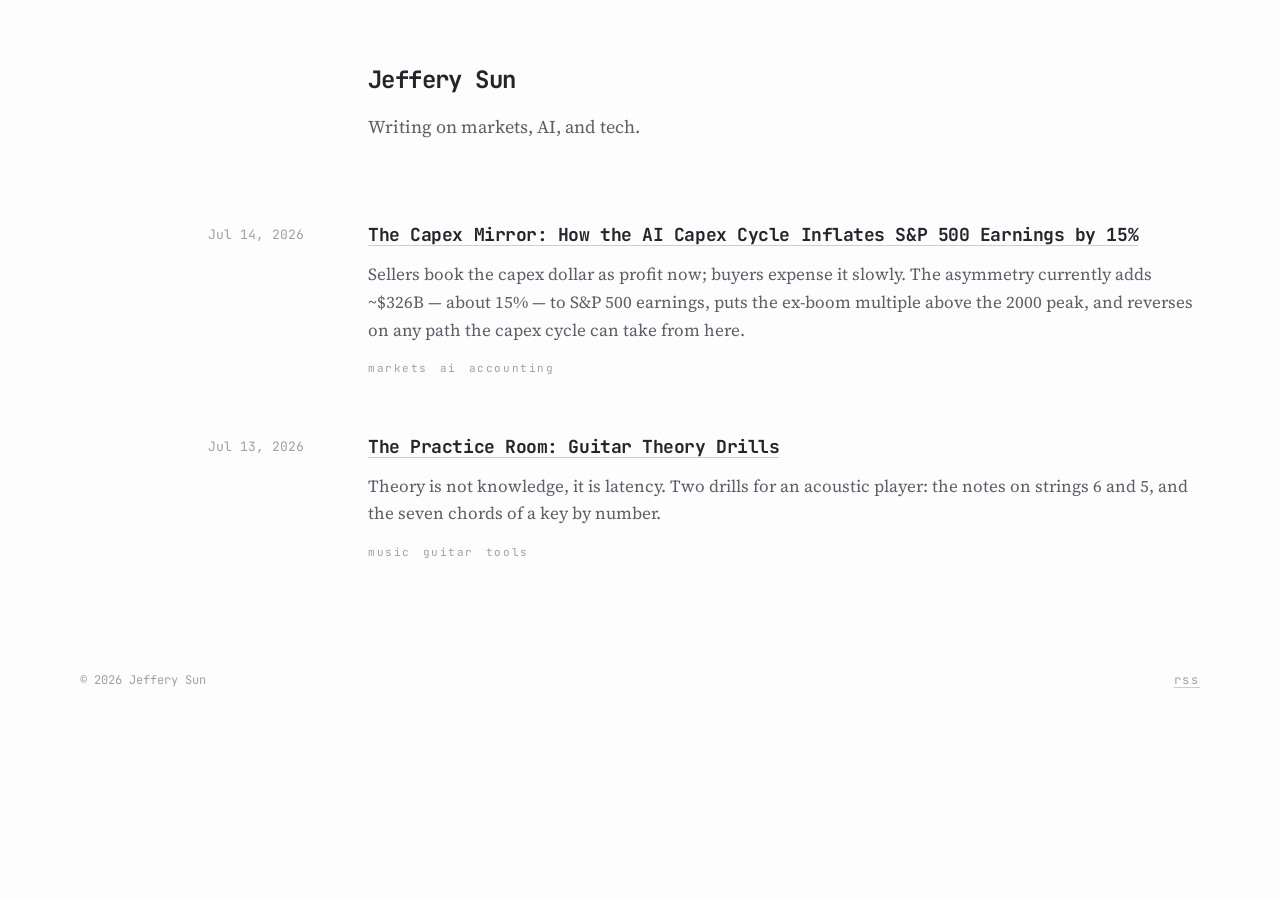
<file: index.html>
<!DOCTYPE html><html lang="en"><head><meta charset="utf-8"><meta name="viewport" content="width=device-width, initial-scale=1"><meta name="theme-color" content="#fafaf8"><meta name="generator" content="Astro v7.0.9"><title>0xjeffery</title><meta name="description" content="Writing on markets, AI, and tech."><link rel="canonical" href="https://0xjeffery.com/"><link rel="icon" href="/logo.png" type="image/png"><link rel="sitemap" href="/sitemap-index.xml"><link rel="alternate" type="application/rss+xml" title="0xjeffery — Writing on markets, AI, and tech." href="https://0xjeffery.com/rss.xml"><!-- Open Graph: what LinkedIn (and most everything else) reads. --><meta property="og:type" content="website"><meta property="og:url" content="https://0xjeffery.com/"><meta property="og:title" content="0xjeffery"><meta property="og:description" content="Writing on markets, AI, and tech."><meta property="og:image" content="https://0xjeffery.com/og/index.png"><meta property="og:image:width" content="1200"><meta property="og:image:height" content="630"><meta property="og:image:alt" content="0xjeffery"><meta property="og:site_name" content="0xjeffery"><meta property="og:locale" content="en_US"><!-- Twitter/X card. `summary_large_image` is what renders the big preview. --><meta name="twitter:card" content="summary_large_image"><meta name="twitter:title" content="0xjeffery"><meta name="twitter:description" content="Writing on markets, AI, and tech."><meta name="twitter:image" content="https://0xjeffery.com/og/index.png"><meta name="twitter:image:alt" content="0xjeffery"><link rel="preconnect" href="https://fonts.googleapis.com"><link rel="preconnect" href="https://fonts.gstatic.com" crossorigin><link href="https://fonts.googleapis.com/css2?family=JetBrains+Mono:wght@400;500;700&family=Source+Serif+4:ital,opsz,wght@0,8..60,400..600;1,8..60,400&display=swap" rel="stylesheet"><link rel="stylesheet" href="/_astro/BaseLayout.E9N1fY1g.css"></head><body><!-- `clip`, not `hidden`: overflow-x:hidden silently turns this into a scroll container,
         which kills position:sticky on every descendant — including the pinned contents
         sidebar. `clip` contains the same overflow without that side effect. --><div class="animate-fade-up min-h-screen overflow-x-clip"><div class="mx-auto max-w-[92rem] px-5 py-14 sm:px-6 sm:py-16 lg:px-8"><main><div class="lg:grid lg:grid-cols-[14rem_minmax(0,52rem)] lg:justify-center lg:gap-16"><div class="hidden lg:block"></div><header><h1 class="text-ink font-mono text-2xl font-bold tracking-tight">Jeffery Sun</h1><p class="text-muted mt-4 font-serif text-lg leading-relaxed">Writing on markets, AI, and tech.</p></header></div><ul class="mt-20 space-y-14"><li class="lg:grid lg:grid-cols-[14rem_minmax(0,52rem)] lg:justify-center lg:gap-16"><div class="text-faint pt-1 font-mono text-[13px] lg:text-right"><time datetime="2026-07-14T00:00:00.000Z">Jul 14, 2026</time></div><div class="mt-2 lg:mt-0"><a href="/posts/the-capex-mirror/" class="group block"><h2 class="text-ink group-hover:text-muted font-mono text-lg font-bold tracking-tight underline decoration-[#cfcfc8] decoration-1 underline-offset-[4px] transition-colors group-hover:decoration-[#5a5e66]">The Capex Mirror: How the AI Capex Cycle Inflates S&amp;P 500 Earnings by 15%</h2><p class="text-muted mt-3 font-serif text-[1.0625rem] leading-relaxed">Sellers book the capex dollar as profit now; buyers expense it slowly. The asymmetry currently adds ~$326B — about 15% — to S&amp;P 500 earnings, puts the ex-boom multiple above the 2000 peak, and reverses on any path the capex cycle can take from here.</p></a><div class="mt-4 flex flex-wrap gap-x-3"><span class="tag">markets</span><span class="tag">ai</span><span class="tag">accounting</span></div></div></li><li class="lg:grid lg:grid-cols-[14rem_minmax(0,52rem)] lg:justify-center lg:gap-16"><div class="text-faint pt-1 font-mono text-[13px] lg:text-right"><time datetime="2026-07-13T00:00:00.000Z">Jul 13, 2026</time></div><div class="mt-2 lg:mt-0"><a href="/posts/the-practice-room/" class="group block"><h2 class="text-ink group-hover:text-muted font-mono text-lg font-bold tracking-tight underline decoration-[#cfcfc8] decoration-1 underline-offset-[4px] transition-colors group-hover:decoration-[#5a5e66]">The Practice Room: Guitar Theory Drills</h2><p class="text-muted mt-3 font-serif text-[1.0625rem] leading-relaxed">Theory is not knowledge, it is latency. Two drills for an acoustic player: the notes on strings 6 and 5, and the seven chords of a key by number.</p></a><div class="mt-4 flex flex-wrap gap-x-3"><span class="tag">music</span><span class="tag">guitar</span><span class="tag">tools</span></div></div></li></ul></main><!-- Bounded to the width of the article grid (14 + 4 + 52 + 4 + 14 = 88rem) so the
             footer rule doesn't run wider than the content it sits under. --><footer class="text-faint mx-auto mt-28 flex max-w-[70rem] items-center justify-between font-mono text-xs"><span>© 2026 Jeffery Sun</span><a href="/rss.xml" class="ulink text-faint tracking-[0.15em]">rss</a></footer></div></div></body></html>
</file>
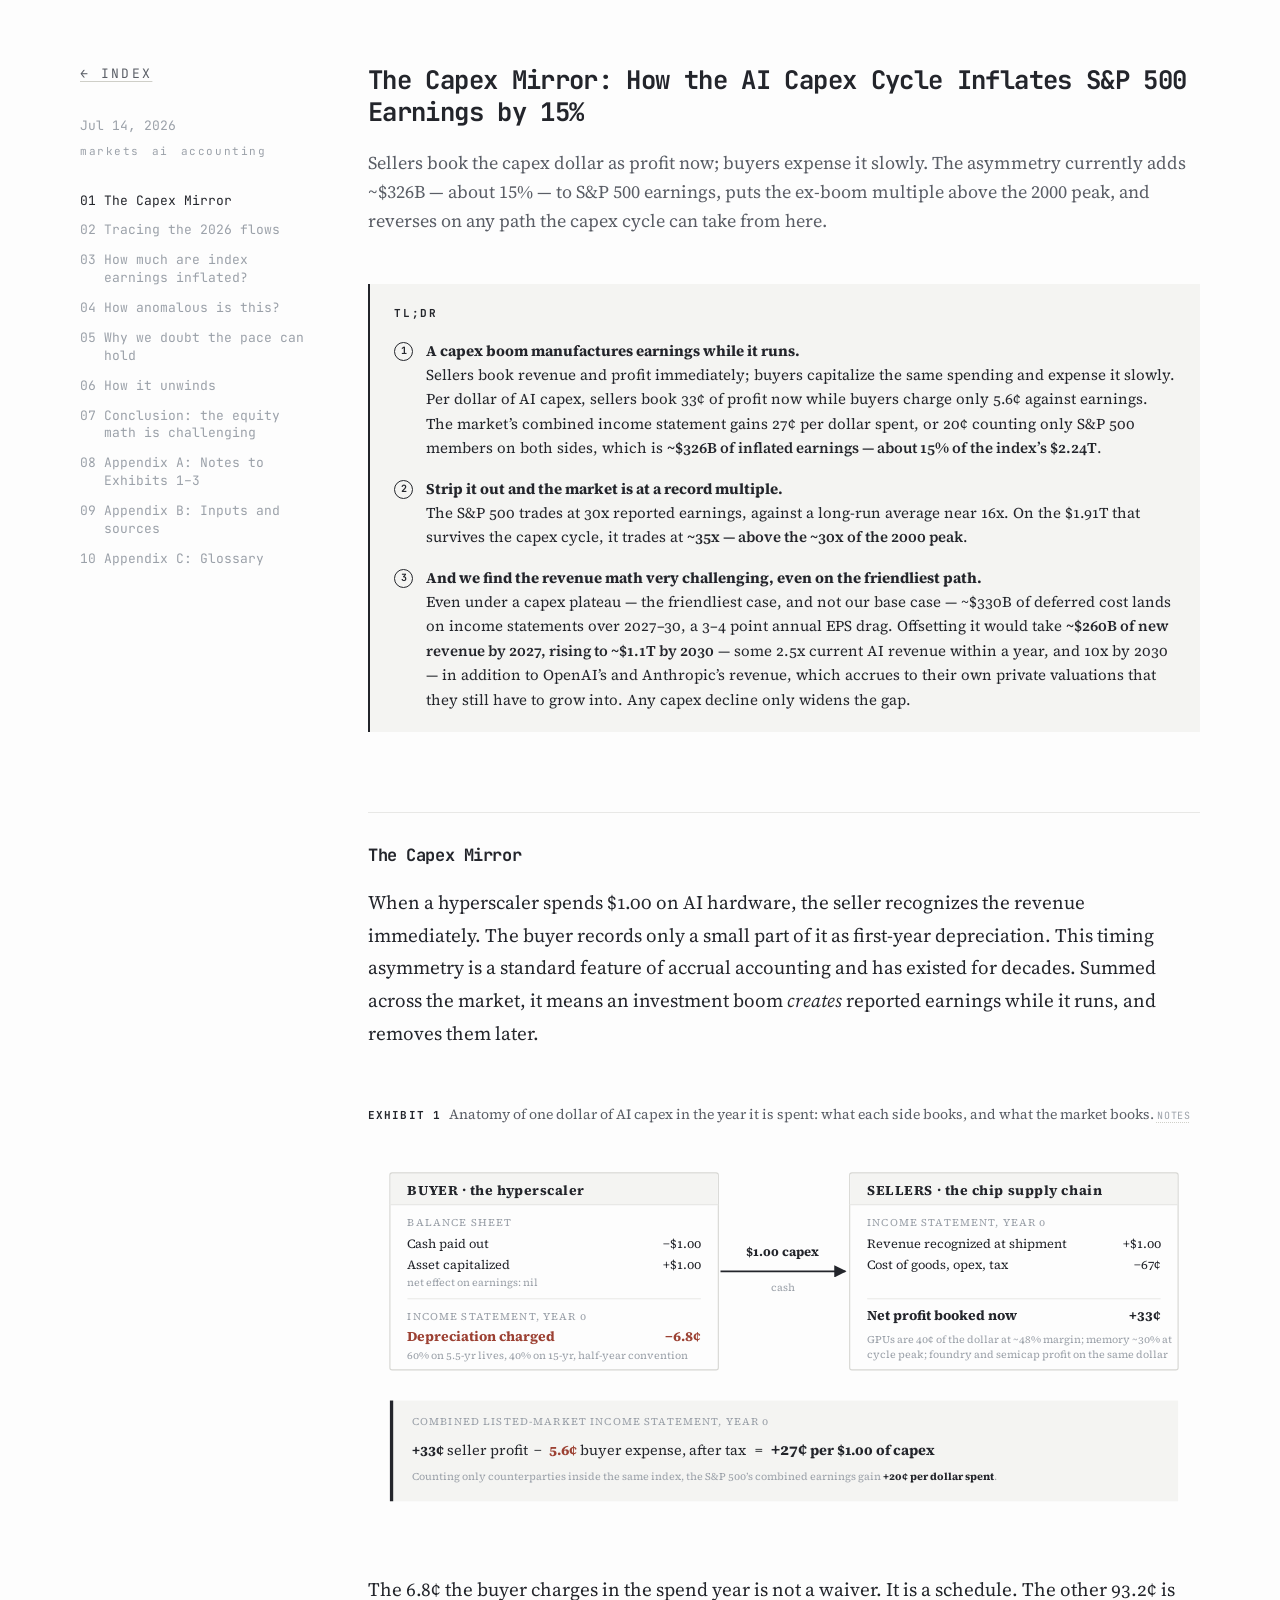
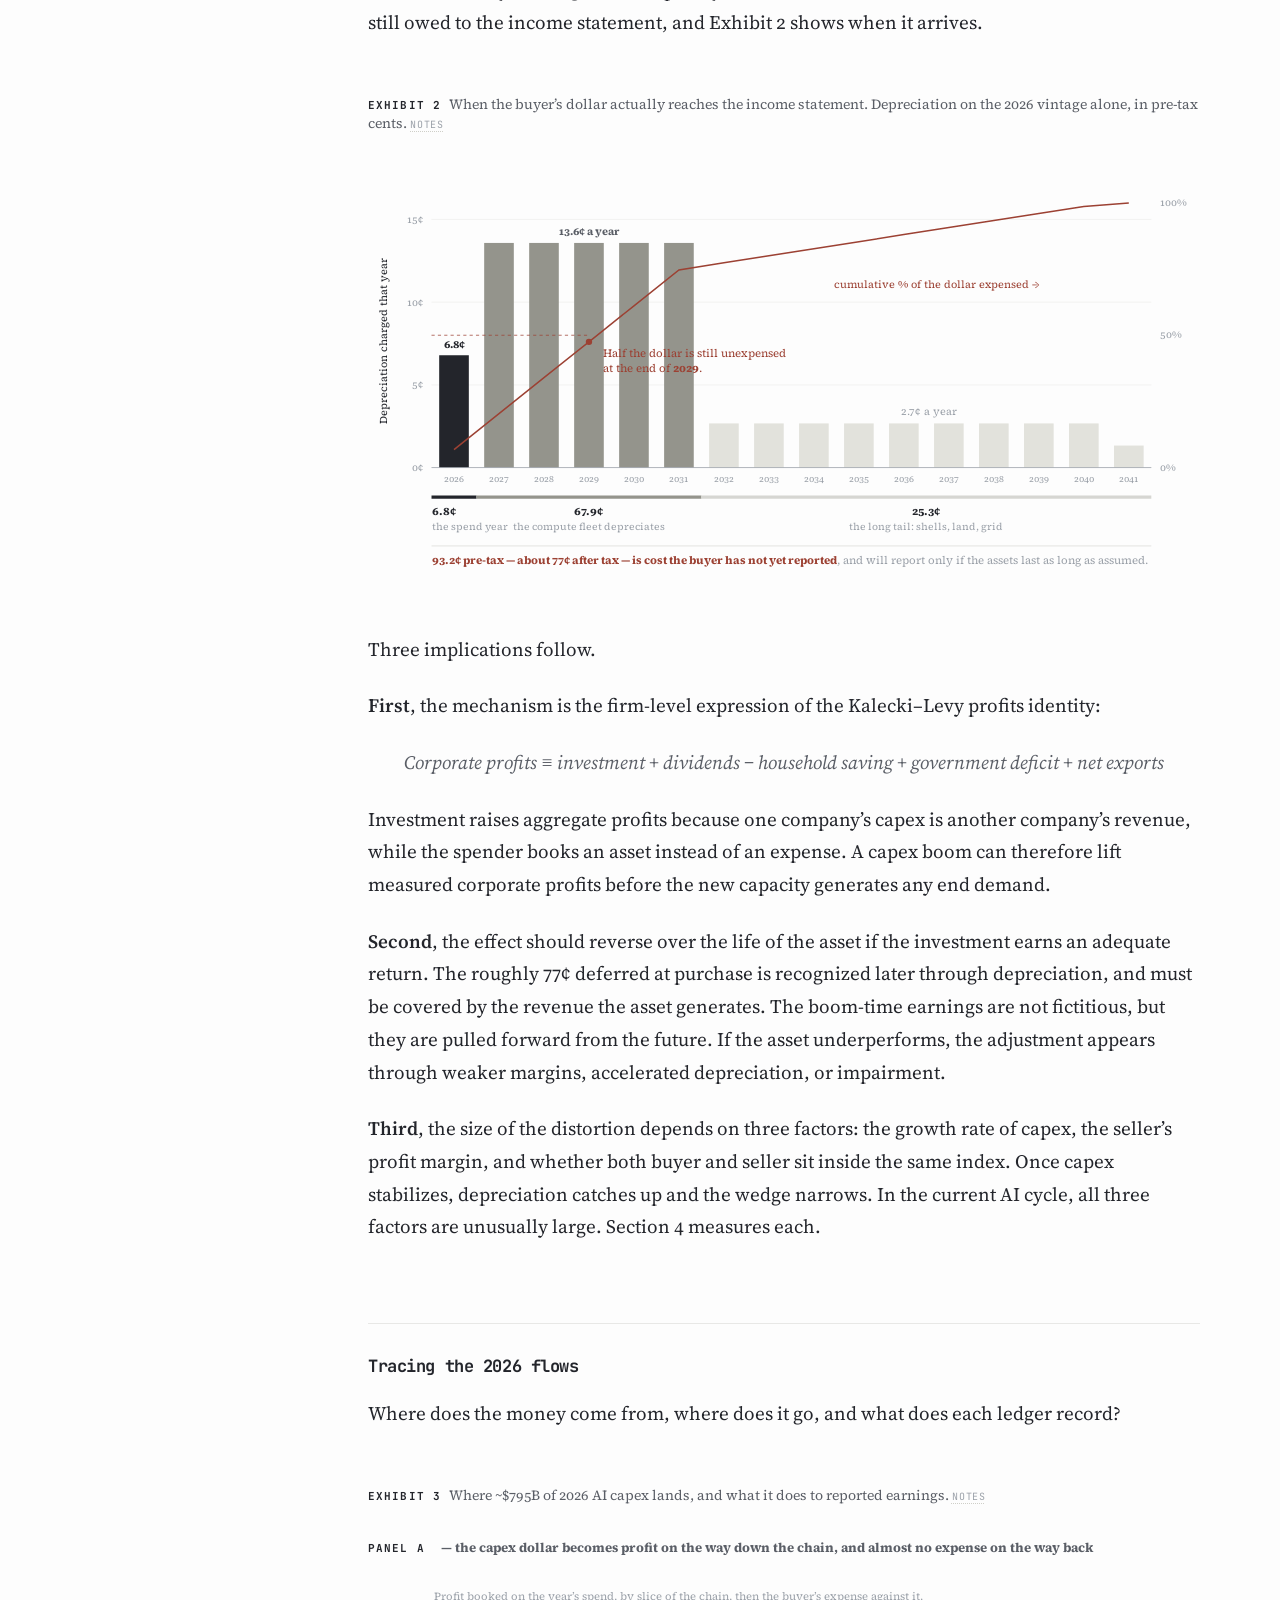
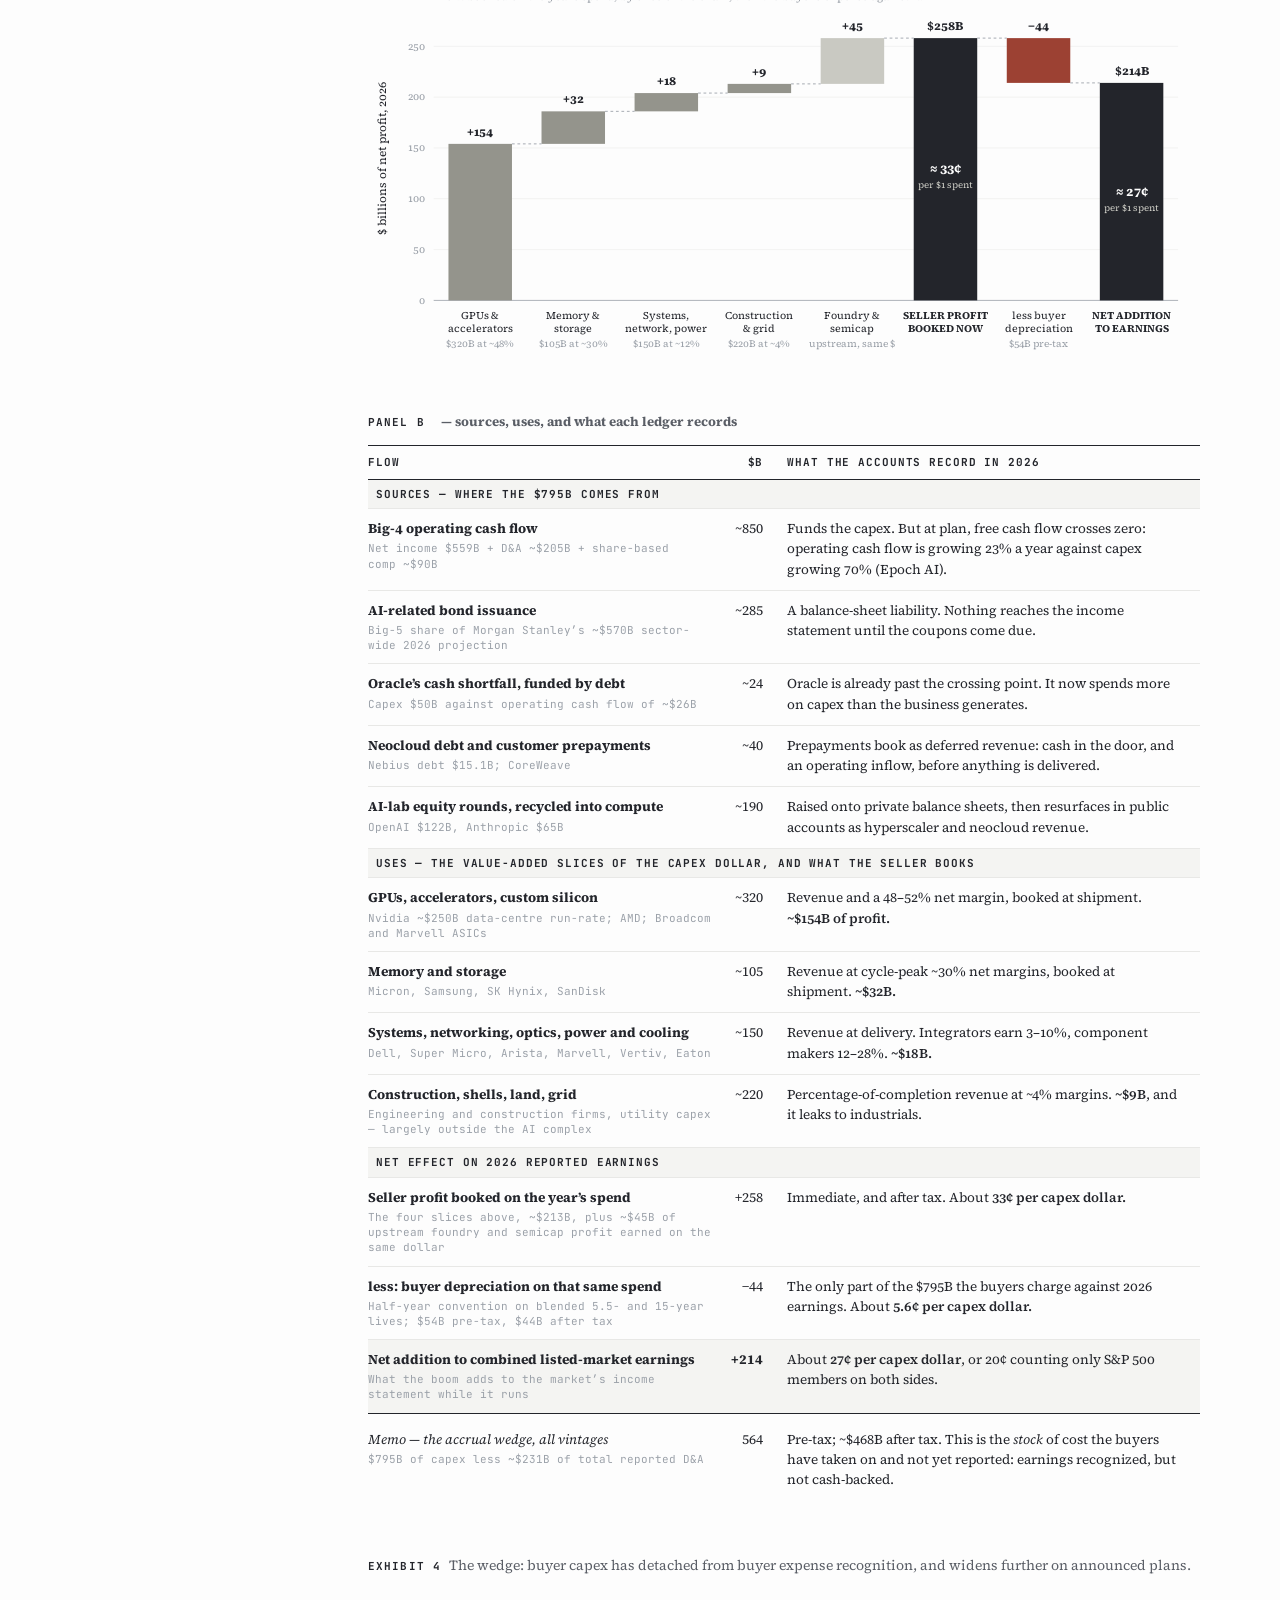
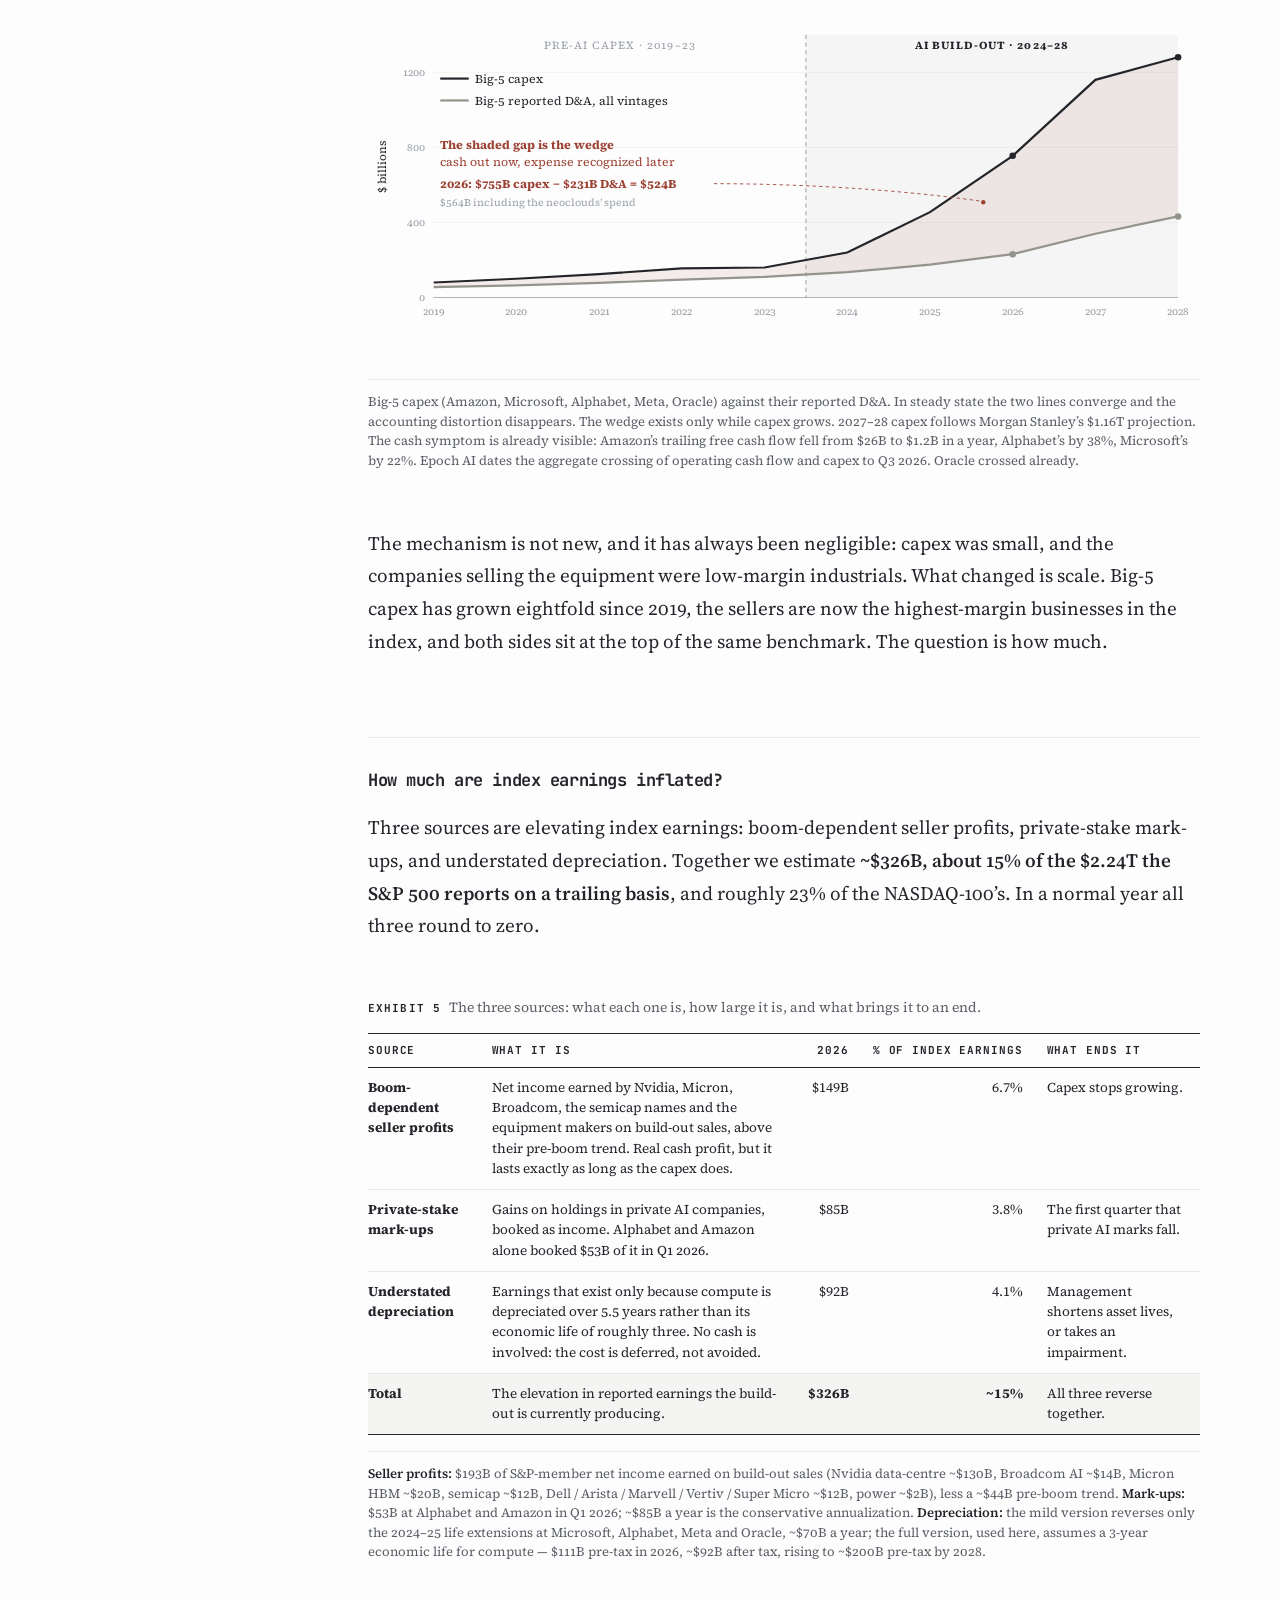
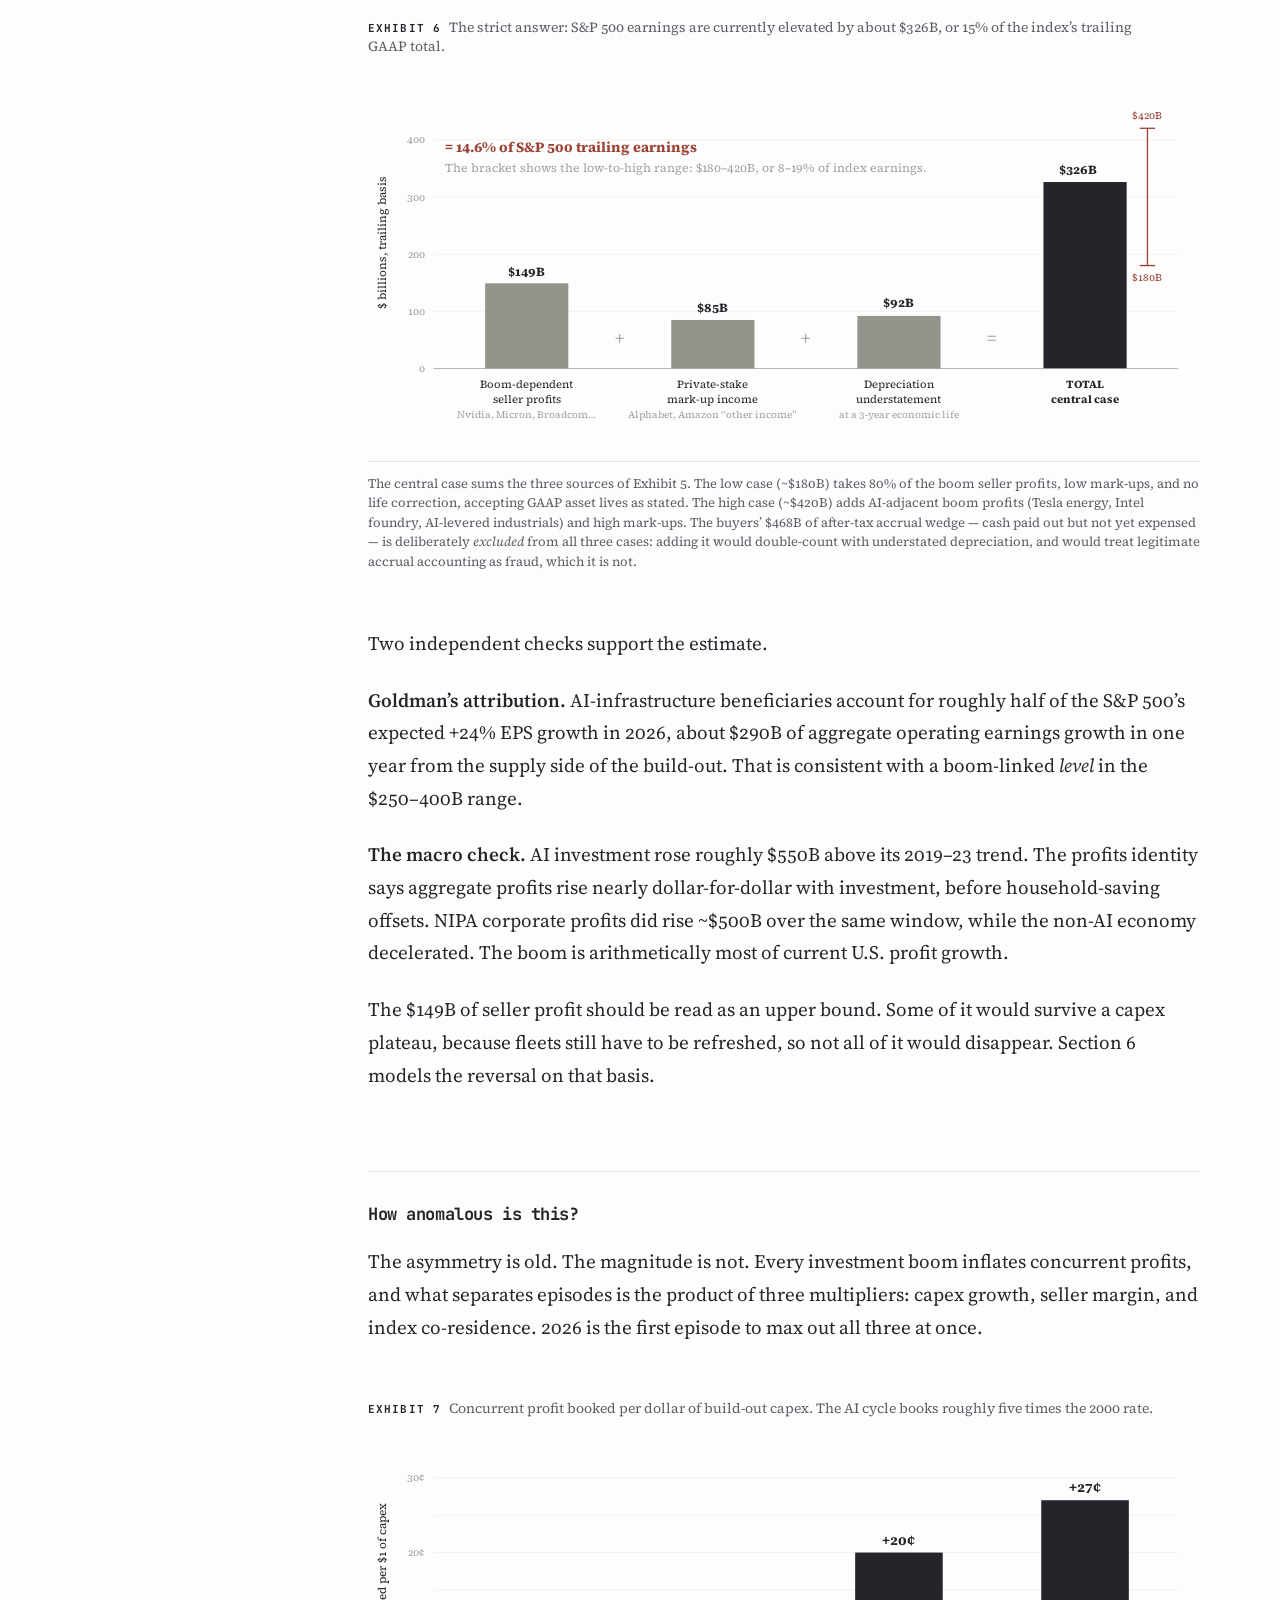
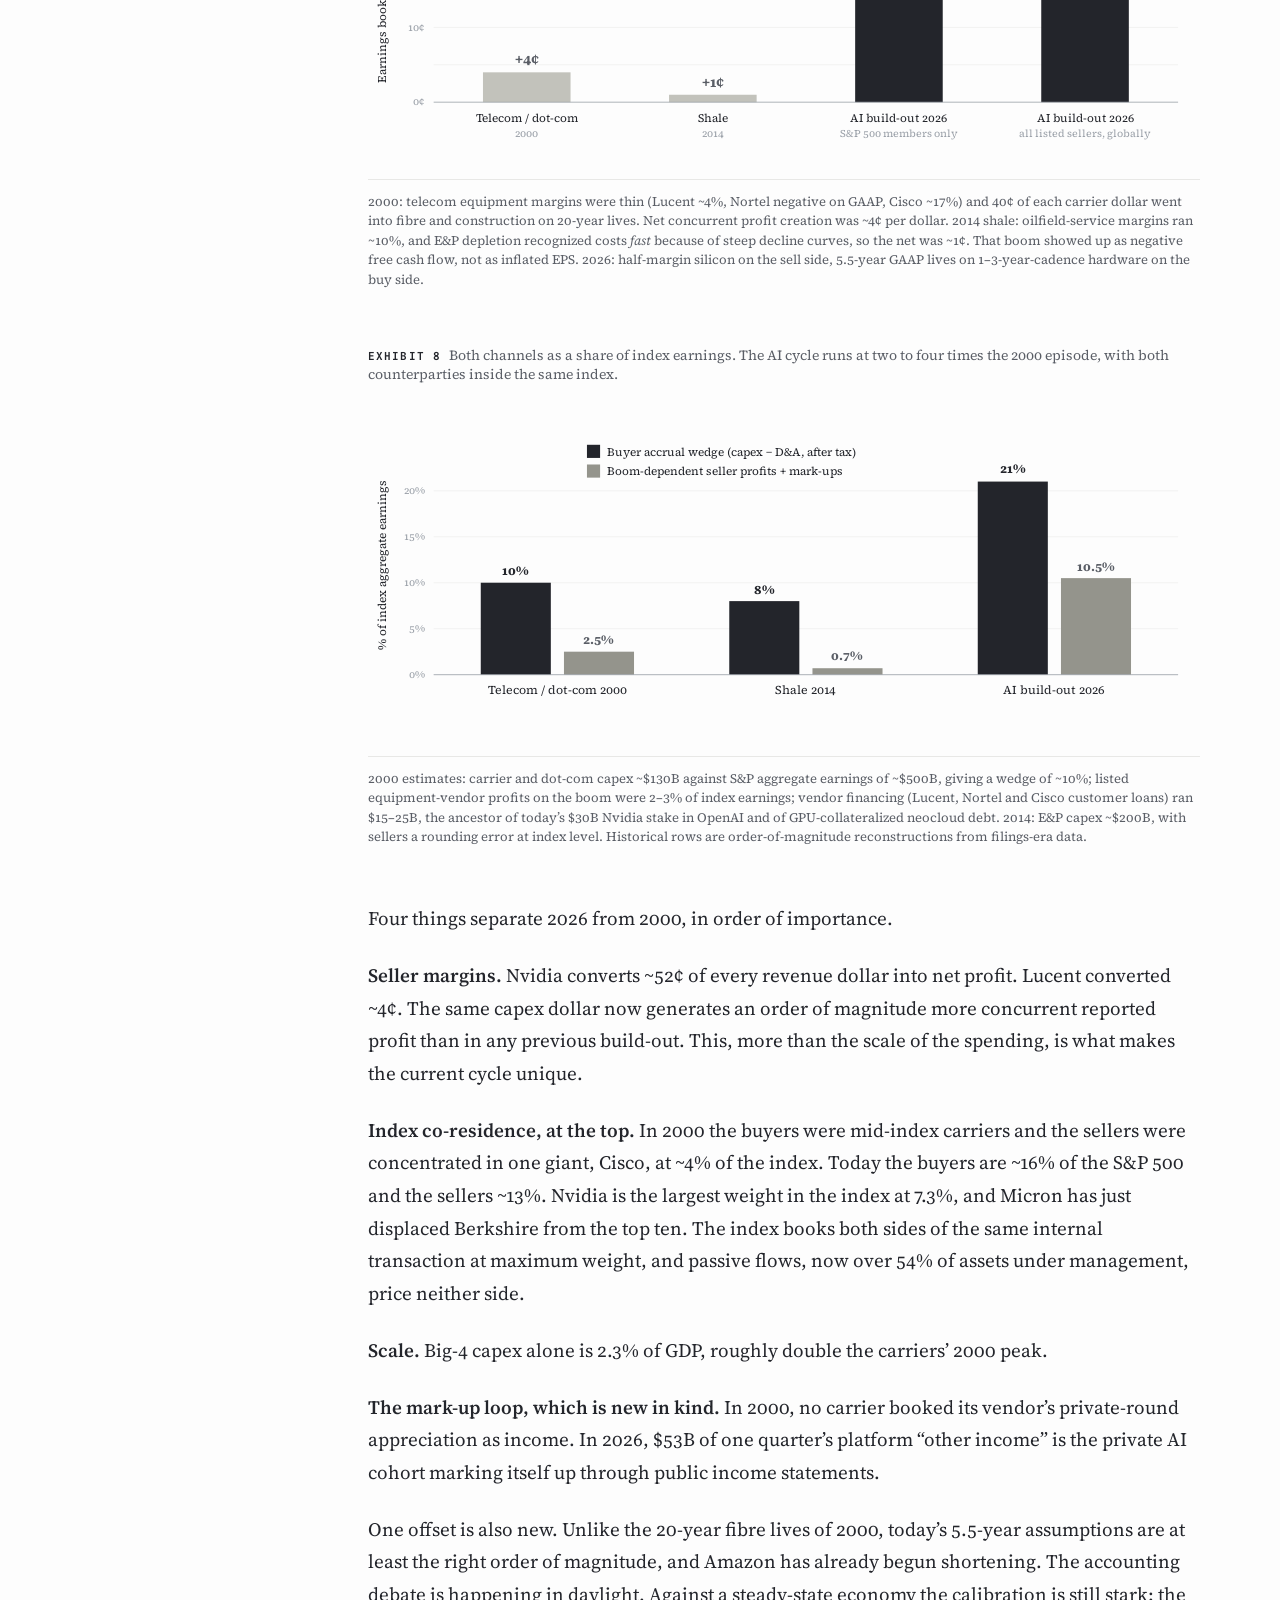
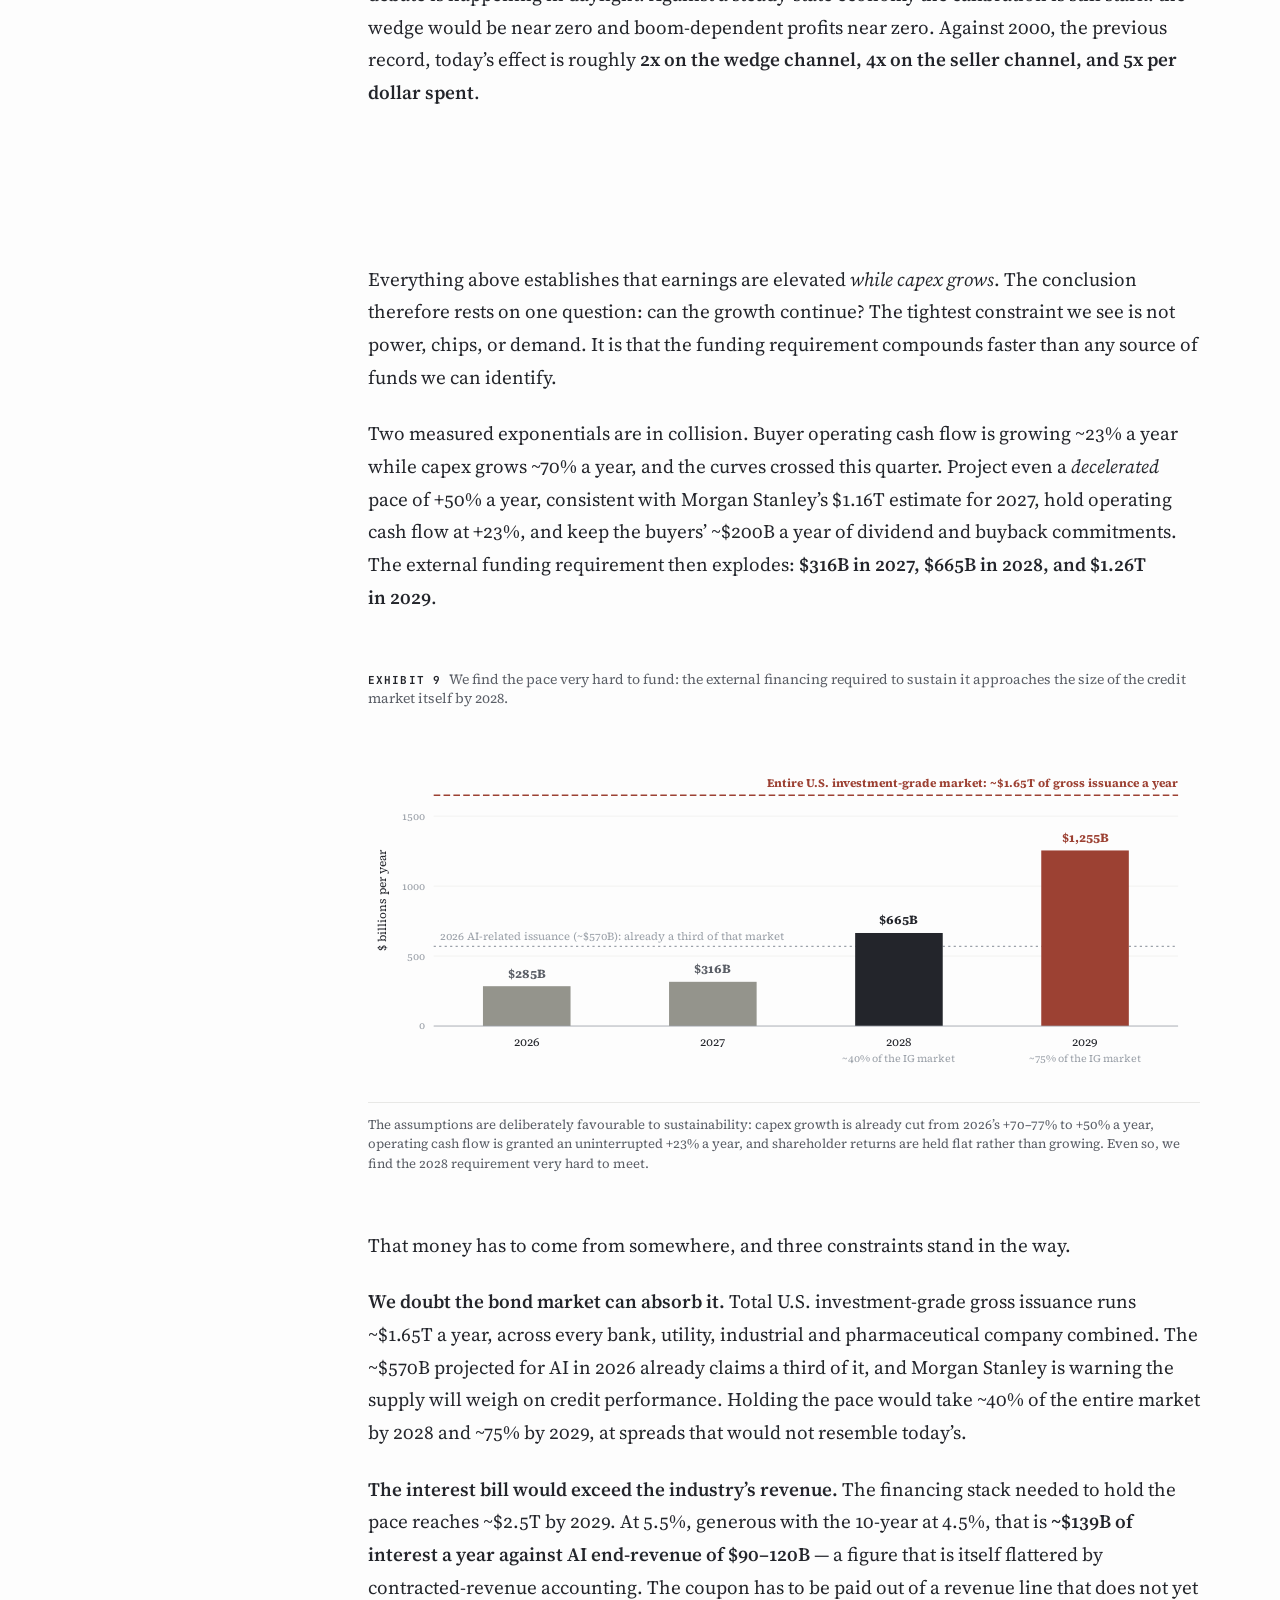
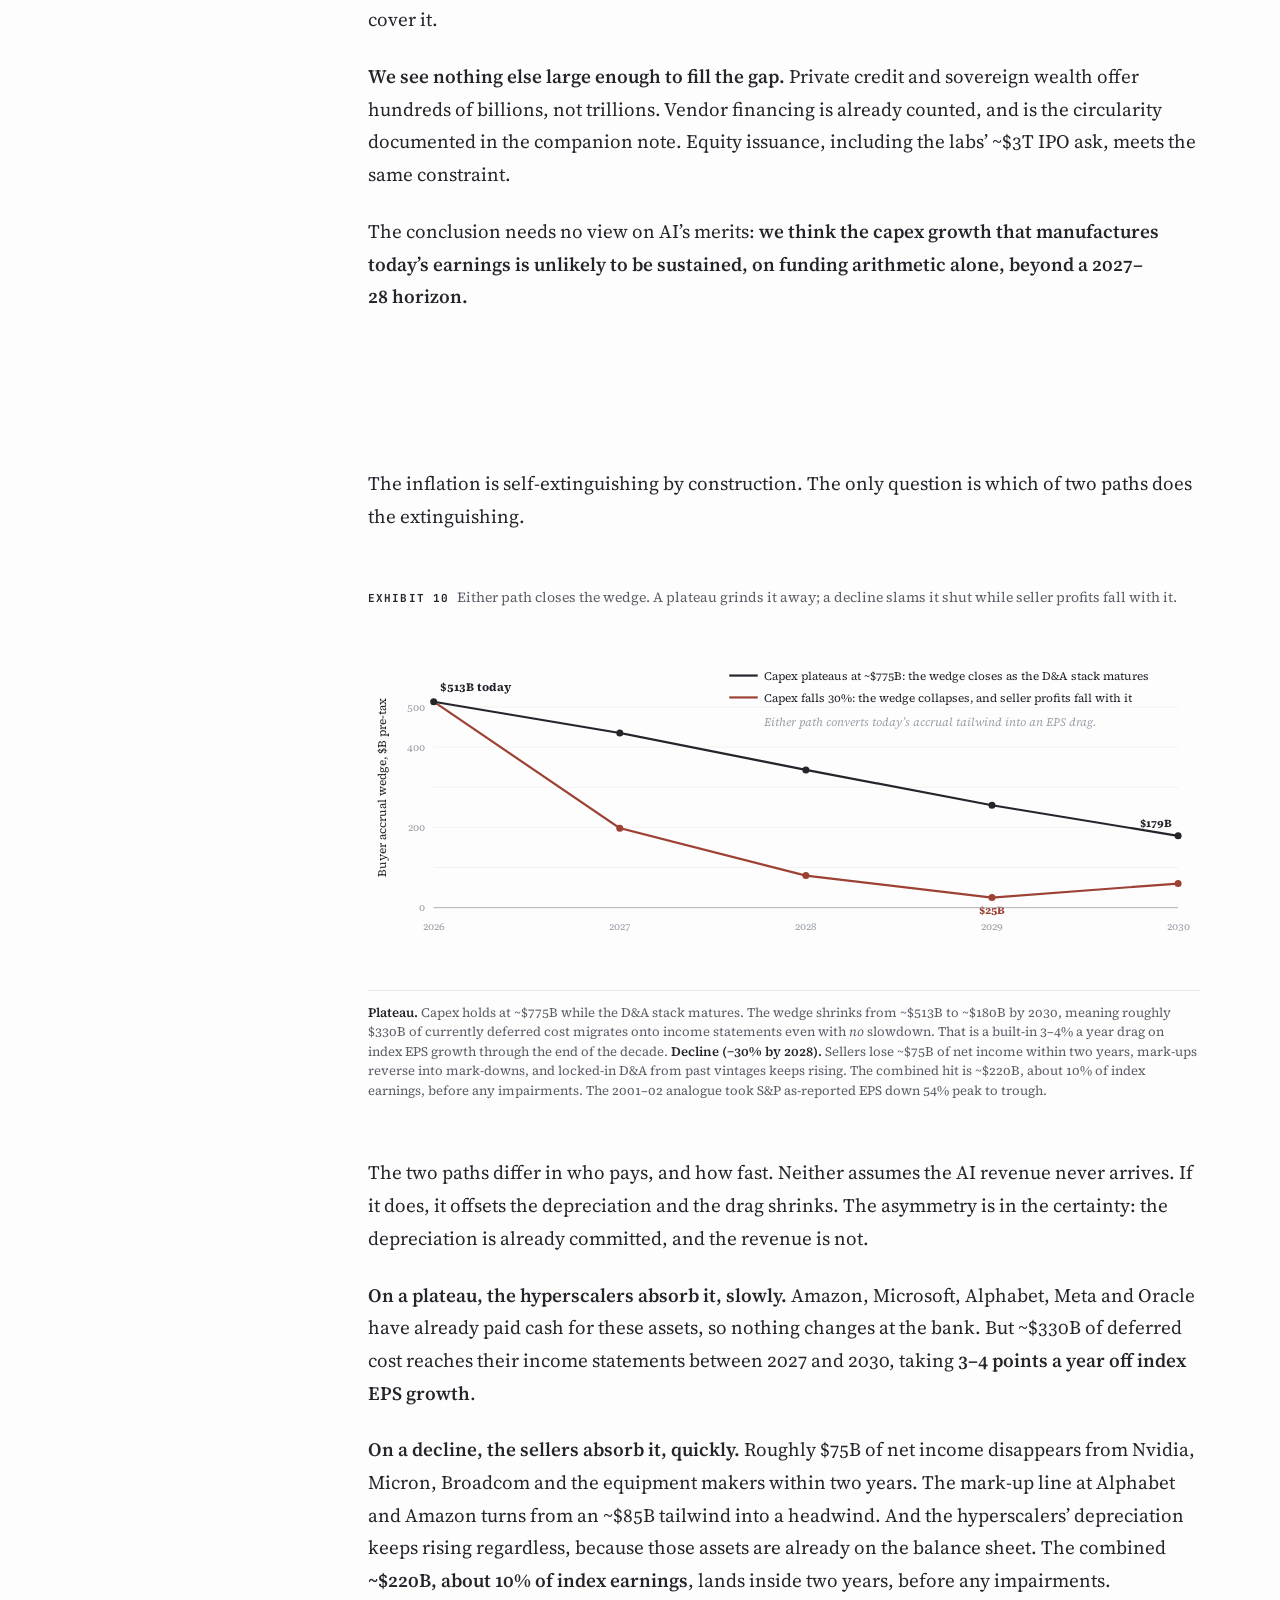
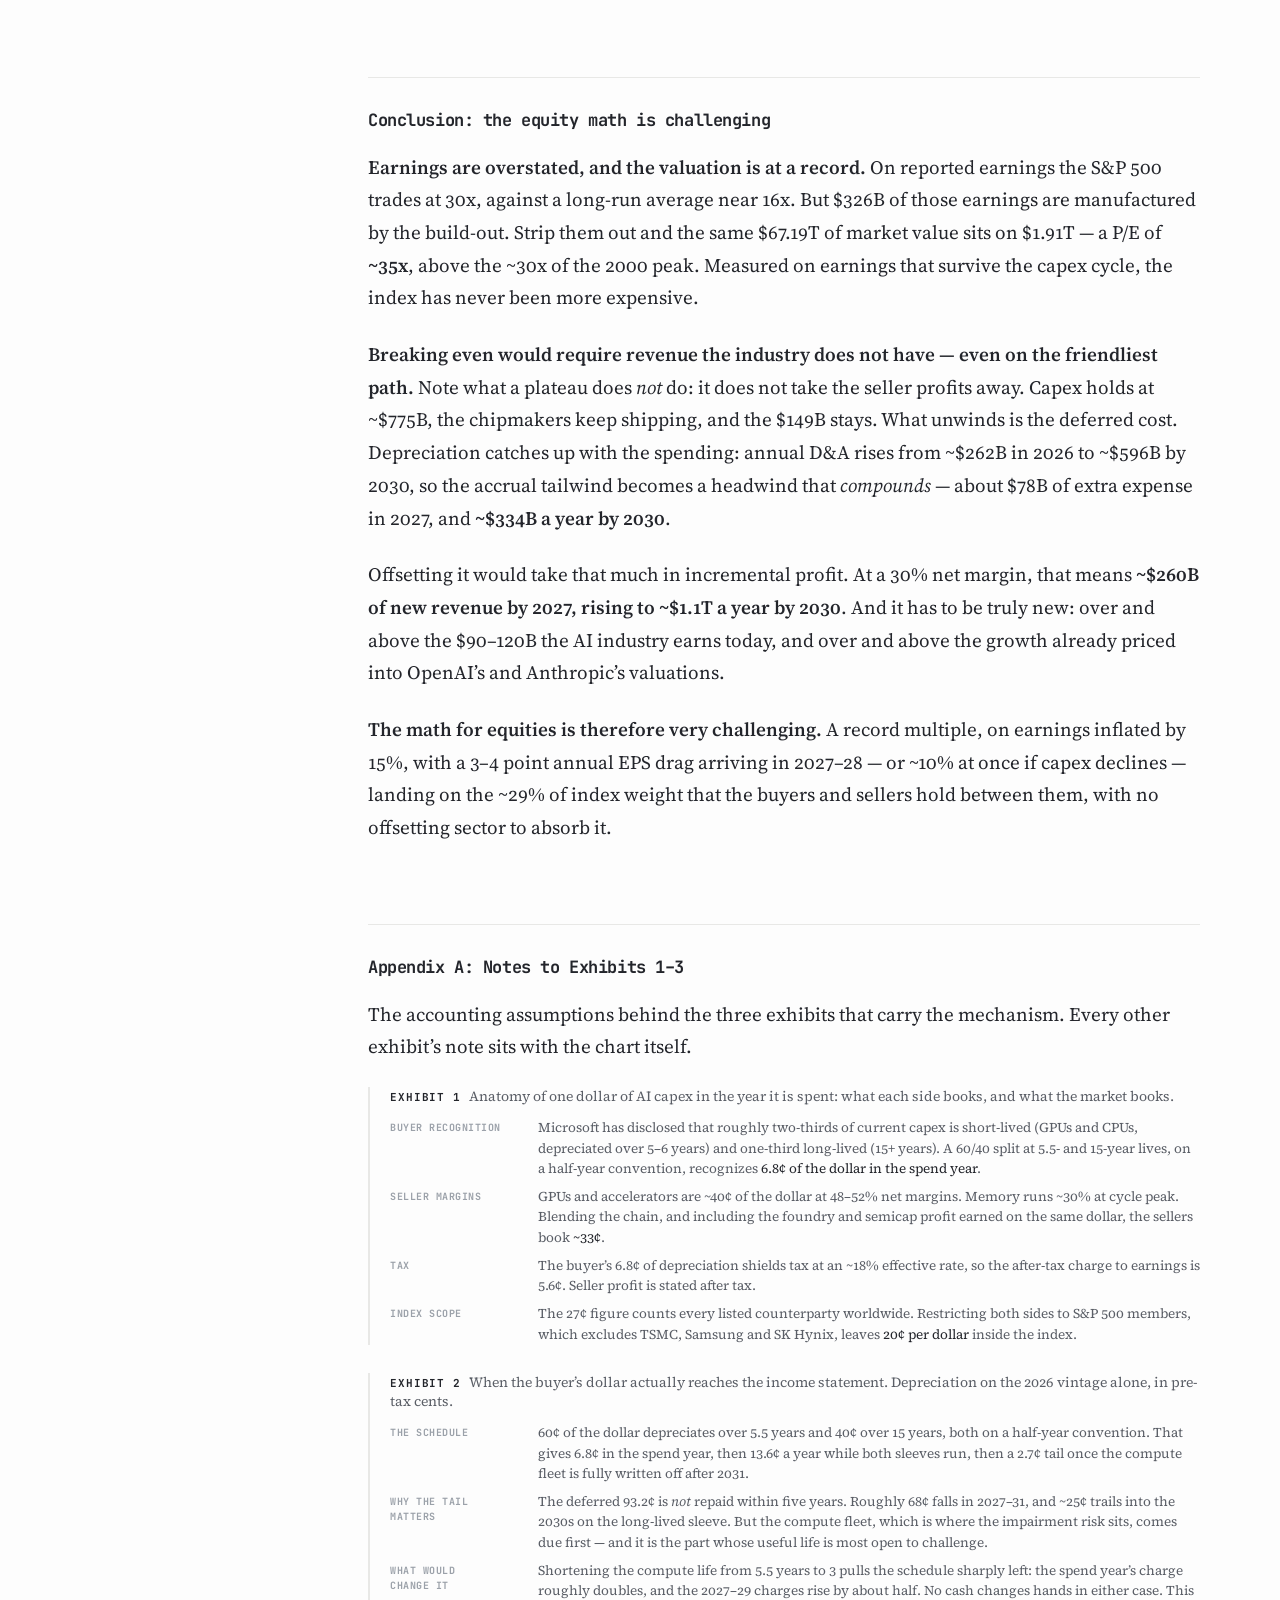
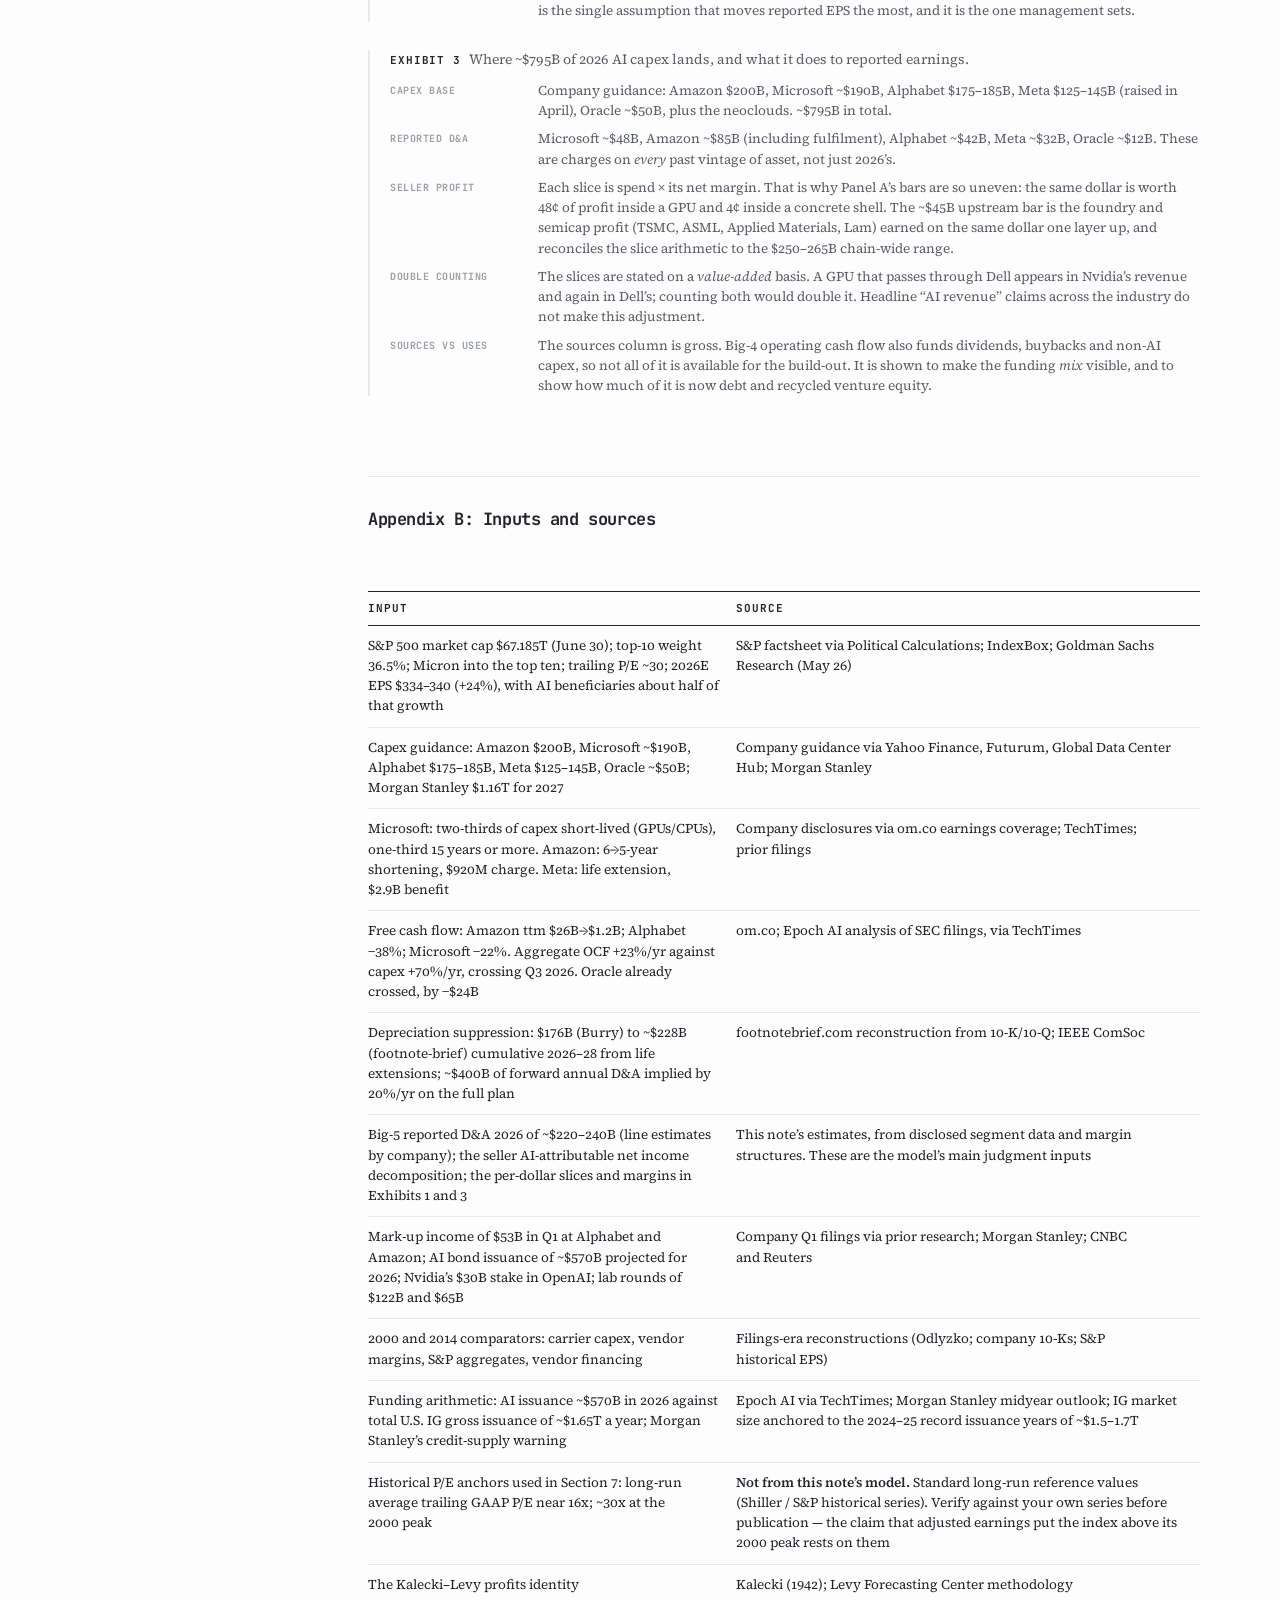
<file: posts/the-capex-mirror/index.html>
<!DOCTYPE html><html lang="en"><head><meta charset="utf-8"><meta name="viewport" content="width=device-width, initial-scale=1"><meta name="theme-color" content="#fafaf8"><meta name="generator" content="Astro v7.0.9"><title>The Capex Mirror: How the AI Capex Cycle Inflates S&amp;P 500 Earnings by 15% — 0xjeffery</title><meta name="description" content="Sellers book the capex dollar as profit now; buyers expense it slowly. The asymmetry currently adds ~$326B — about 15% — to S&amp;P 500 earnings, puts the ex-boom multiple above the 2000 peak, and reverses on any path the capex cycle can take from here."><link rel="canonical" href="https://0xjeffery.com/posts/the-capex-mirror/"><link rel="icon" href="/logo.png" type="image/png"><link rel="sitemap" href="/sitemap-index.xml"><link rel="alternate" type="application/rss+xml" title="0xjeffery — Writing on markets, AI, and tech." href="https://0xjeffery.com/rss.xml"><!-- Open Graph: what LinkedIn (and most everything else) reads. --><meta property="og:type" content="article"><meta property="og:url" content="https://0xjeffery.com/posts/the-capex-mirror/"><meta property="og:title" content="The Capex Mirror: How the AI Capex Cycle Inflates S&amp;P 500 Earnings by 15%"><meta property="og:description" content="Sellers book the capex dollar as profit now; buyers expense it slowly. The asymmetry currently adds ~$326B — about 15% — to S&amp;P 500 earnings, puts the ex-boom multiple above the 2000 peak, and reverses on any path the capex cycle can take from here."><meta property="og:image" content="https://0xjeffery.com/og/the-capex-mirror.png"><meta property="og:image:width" content="1200"><meta property="og:image:height" content="630"><meta property="og:image:alt" content="The Capex Mirror: How the AI Capex Cycle Inflates S&amp;P 500 Earnings by 15%"><meta property="og:site_name" content="0xjeffery"><meta property="og:locale" content="en_US"><meta property="article:published_time" content="2026-07-14T00:00:00.000Z"><meta property="article:author" content="Jeffery Sun"><!-- Twitter/X card. `summary_large_image` is what renders the big preview. --><meta name="twitter:card" content="summary_large_image"><meta name="twitter:title" content="The Capex Mirror: How the AI Capex Cycle Inflates S&amp;P 500 Earnings by 15%"><meta name="twitter:description" content="Sellers book the capex dollar as profit now; buyers expense it slowly. The asymmetry currently adds ~$326B — about 15% — to S&amp;P 500 earnings, puts the ex-boom multiple above the 2000 peak, and reverses on any path the capex cycle can take from here."><meta name="twitter:image" content="https://0xjeffery.com/og/the-capex-mirror.png"><meta name="twitter:image:alt" content="The Capex Mirror: How the AI Capex Cycle Inflates S&amp;P 500 Earnings by 15%"><link rel="preconnect" href="https://fonts.googleapis.com"><link rel="preconnect" href="https://fonts.gstatic.com" crossorigin><link href="https://fonts.googleapis.com/css2?family=JetBrains+Mono:wght@400;500;700&family=Source+Serif+4:ital,opsz,wght@0,8..60,400..600;1,8..60,400&display=swap" rel="stylesheet"><link rel="stylesheet" href="/_astro/BaseLayout.E9N1fY1g.css"></head><body><!-- `clip`, not `hidden`: overflow-x:hidden silently turns this into a scroll container,
         which kills position:sticky on every descendant — including the pinned contents
         sidebar. `clip` contains the same overflow without that side effect. --><div class="animate-fade-up min-h-screen overflow-x-clip"><div class="mx-auto max-w-[92rem] px-5 py-14 sm:px-6 sm:py-16 lg:px-8"><main><div class="lg:grid lg:grid-cols-[14rem_minmax(0,52rem)] lg:justify-center lg:gap-16"><!-- `self-start` is what makes `sticky` actually stick: a grid item stretches to the
         row height by default, leaving it nothing to slide against. --><aside class="mb-10 font-mono text-[13px] lg:sticky lg:top-10 lg:mb-0 lg:self-start"><a href="/" class="ulink text-muted tracking-[0.18em] uppercase">← index</a><div class="text-faint mt-8"><time datetime="2026-07-14T00:00:00.000Z">Jul 14, 2026</time></div><div class="mt-2 flex flex-wrap gap-x-3"><span class="tag">markets</span><span class="tag">ai</span><span class="tag">accounting</span></div><nav class="mt-8 hidden lg:block" aria-label="Contents"><ol class="space-y-3"><li class="toc-item flex gap-2 leading-snug" data-toc="the-capex-mirror"><span class="toc-num">01</span><a href="#the-capex-mirror" class="toc-link no-underline">The Capex Mirror</a></li><li class="toc-item flex gap-2 leading-snug" data-toc="tracing-the-2026-flows"><span class="toc-num">02</span><a href="#tracing-the-2026-flows" class="toc-link no-underline">Tracing the 2026 flows</a></li><li class="toc-item flex gap-2 leading-snug" data-toc="how-much-are-index-earnings-inflated"><span class="toc-num">03</span><a href="#how-much-are-index-earnings-inflated" class="toc-link no-underline">How much are index earnings inflated?</a></li><li class="toc-item flex gap-2 leading-snug" data-toc="how-anomalous-is-this"><span class="toc-num">04</span><a href="#how-anomalous-is-this" class="toc-link no-underline">How anomalous is this?</a></li><li class="toc-item flex gap-2 leading-snug" data-toc="why-we-doubt-the-pace-can-hold"><span class="toc-num">05</span><a href="#why-we-doubt-the-pace-can-hold" class="toc-link no-underline">Why we doubt the pace can hold</a></li><li class="toc-item flex gap-2 leading-snug" data-toc="how-it-unwinds"><span class="toc-num">06</span><a href="#how-it-unwinds" class="toc-link no-underline">How it unwinds</a></li><li class="toc-item flex gap-2 leading-snug" data-toc="conclusion-the-equity-math-is-challenging"><span class="toc-num">07</span><a href="#conclusion-the-equity-math-is-challenging" class="toc-link no-underline">Conclusion: the equity math is challenging</a></li><li class="toc-item flex gap-2 leading-snug" data-toc="appendix-a-notes-to-exhibits-13"><span class="toc-num">08</span><a href="#appendix-a-notes-to-exhibits-13" class="toc-link no-underline">Appendix A: Notes to Exhibits 1–3</a></li><li class="toc-item flex gap-2 leading-snug" data-toc="appendix-b-inputs-and-sources"><span class="toc-num">09</span><a href="#appendix-b-inputs-and-sources" class="toc-link no-underline">Appendix B: Inputs and sources</a></li><li class="toc-item flex gap-2 leading-snug" data-toc="appendix-c-glossary"><span class="toc-num">10</span><a href="#appendix-c-glossary" class="toc-link no-underline">Appendix C: Glossary</a></li></ol></nav></aside><article><header><h1 class="text-ink font-mono text-2xl leading-[1.25] font-bold tracking-tight sm:text-[1.6rem]">The Capex Mirror: How the AI Capex Cycle Inflates S&amp;P 500 Earnings by 15%</h1><p class="text-muted mt-5 font-serif text-lg leading-relaxed">Sellers book the capex dollar as profit now; buyers expense it slowly. The asymmetry currently adds ~$326B — about 15% — to S&amp;P 500 earnings, puts the ex-boom multiple above the 2000 peak, and reverses on any path the capex cycle can take from here.</p></header><!-- `data-article-body` is the exact subtree the "copy for substack" button lifts. --><div data-article-body class="prose mt-12"><div class="tldr"><p class="tldr-hd">TL;DR</p><ol><li><span class="cl">A capex boom manufactures earnings while it runs.</span>Sellers book revenue and profit immediately; buyers capitalize the same spending and expense it slowly. Per dollar of AI capex, sellers book 33&cent; of profit now while buyers charge only 5.6&cent; against earnings. The market&rsquo;s combined income statement gains 27&cent; per dollar spent, or 20&cent; counting only S&amp;P 500 members on both sides, which is <strong>~$326B of inflated earnings &mdash; about 15% of the index&rsquo;s $2.24T</strong>.</li><li><span class="cl">Strip it out and the market is at a record multiple.</span>The S&amp;P 500 trades at 30x reported earnings, against a long-run average near 16x. On the $1.91T that survives the capex cycle, it trades at <strong>~35x &mdash; above the ~30x of the 2000 peak</strong>.</li><li><span class="cl">And we find the revenue math very challenging, even on the friendliest path.</span>Even under a capex plateau &mdash; the friendliest case, and not our base case &mdash; ~$330B of deferred cost lands on income statements over 2027&ndash;30, a 3&ndash;4 point annual EPS drag. Offsetting it would take <strong>~$260B of new revenue by 2027, rising to ~$1.1T by 2030</strong> &mdash; some 2.5x current AI revenue within a year, and 10x by 2030 &mdash; in addition to OpenAI&rsquo;s and Anthropic&rsquo;s revenue, which accrues to their own private valuations that they still have to grow into. Any capex decline only widens the gap.</li></ol></div>
<h2 id="the-capex-mirror">The Capex Mirror</h2>
<p>When a hyperscaler spends $1.00 on AI hardware, the seller recognizes the revenue immediately. The buyer records only a small part of it as first-year depreciation. This timing asymmetry is a standard feature of accrual accounting and has existed for decades. Summed across the market, it means an investment boom <em>creates</em> reported earnings while it runs, and removes them later.</p>
<div class="exh"><p class="exh-title"><span class="lab">Exhibit 1</span>Anatomy of one dollar of AI capex in the year it is spent: what each side books, and what the market books. <a class="nref" href="#n1">Notes</a></p><svg viewBox="0 0 760 344" xmlns="http://www.w3.org/2000/svg" font-family="'Source Serif 4', 'Source Serif 4', Georgia, serif" role="img" aria-label="One dollar of AI capex: the buyer capitalizes it and expenses 6.8 cents in year zero; the sellers book 33 cents of net profit immediately; the combined market income statement gains about 27 cents."><defs><marker id="e1arrow" viewBox="0 0 10 10" refX="9" refY="5" markerWidth="7" markerHeight="7" orient="auto-start-reverse"><path d="M0,0 L10,5 L0,10 z" fill="#23252b"></path></marker></defs><rect class="e1-panel" x="20" y="30" width="300" height="180" rx="2"></rect><path class="e1-cap" d="M21 31 h298 v28 h-298 z"></path><line class="e1-rule" x1="20" y1="59" x2="320" y2="59"></line><text class="e1-hd" x="36" y="50">BUYER &#183; the hyperscaler</text><text class="e1-sub" x="36" y="79">Balance sheet</text><text class="e1-row" x="36" y="99">Cash paid out</text><text class="e1-val" x="304" y="99">&#8722;$1.00</text><text class="e1-row" x="36" y="118">Asset capitalized</text><text class="e1-val" x="304" y="118">+$1.00</text><text class="e1-fine" x="36" y="133">net effect on earnings: nil</text><line class="e1-rule" x1="36" y1="145" x2="304" y2="145"></line><text class="e1-sub" x="36" y="164">Income statement, year 0</text><text class="e1-red" x="36" y="184">Depreciation charged</text><text class="e1-redv" x="304" y="184">&#8722;6.8&#162;</text><text class="e1-fine" x="36" y="200">60% on 5.5-yr lives, 40% on 15-yr, half-year convention</text><rect class="e1-panel" x="440" y="30" width="300" height="180" rx="2"></rect><path class="e1-cap" d="M441 31 h298 v28 h-298 z"></path><line class="e1-rule" x1="440" y1="59" x2="740" y2="59"></line><text class="e1-hd" x="456" y="50">SELLERS &#183; the chip supply chain</text><text class="e1-sub" x="456" y="79">Income statement, year 0</text><text class="e1-row" x="456" y="99">Revenue recognized at shipment</text><text class="e1-val" x="724" y="99">+$1.00</text><text class="e1-row" x="456" y="118">Cost of goods, opex, tax</text><text class="e1-val" x="724" y="118">&#8722;67&#162;</text><line class="e1-rule" x1="456" y1="145" x2="724" y2="145"></line><text class="e1-key" x="456" y="164">Net profit booked now</text><text class="e1-keyv" x="724" y="164">+33&#162;</text><text class="e1-fine" x="456" y="185">GPUs are 40&#162; of the dollar at ~48% margin; memory ~30% at</text><text class="e1-fine" x="456" y="199">cycle peak; foundry and semicap profit on the same dollar</text><path class="e1-flow" d="M322,120 H 436"></path><text x="379" y="106" text-anchor="middle" font-size="11.5px" font-weight="bold" fill="#23252b">$1.00 capex</text><text x="379" y="138" text-anchor="middle" class="e1-fine">cash</text><rect x="20" y="238" width="720" height="92" fill="#f4f4f2"></rect><rect x="20" y="238" width="3" height="92" fill="#23252b"></rect><text class="e1-sub" x="40" y="260">Combined listed-market income statement, year 0</text><text x="40" y="288" font-size="13px" fill="#23252b"><tspan font-weight="bold" fill="#23252b">+33&#162;</tspan><tspan> seller profit</tspan><tspan dx="6">&#8722;</tspan><tspan dx="6" font-weight="bold" fill="#9c4133">5.6&#162;</tspan><tspan> buyer expense, after tax</tspan><tspan dx="8">=</tspan><tspan dx="8" font-weight="bold" font-size="15px" fill="#23252b">+27&#162;</tspan><tspan font-weight="bold"> per $1.00 of capex</tspan></text><text class="e1-fine" x="40" y="311" font-size="10.5px">Counting only counterparties inside the same index, the S&amp;P 500&#8217;s combined earnings gain <tspan font-weight="bold" fill="#23252b">+20&#162; per dollar spent</tspan>.</text></svg></div>
<p>The 6.8¢ the buyer charges in the spend year is not a waiver. It is a schedule. The other 93.2¢ is still owed to the income statement, and Exhibit 2 shows when it arrives.</p>
<div class="exh"><p class="exh-title"><span class="lab">Exhibit 2</span>When the buyer&rsquo;s dollar actually reaches the income statement. Depreciation on the 2026 vintage alone, in pre-tax cents. <a class="nref" href="#n2">Notes</a></p><svg viewBox="0 0 786 404" xmlns="http://www.w3.org/2000/svg" font-family="'Source Serif 4', 'Source Serif 4', Georgia, serif" role="img" aria-label="Depreciation schedule for one dollar of 2026 capex: 6.8 cents in 2026, 13.6 cents in each of 2027 to 2031, then a long tail of 2.7 cents a year to 2041. Half the dollar is still unexpensed at the end of 2029."><line class="e2b-grid" x1="60" y1="300" x2="740" y2="300"></line><line class="e2b-grid" x1="60" y1="221.9" x2="740" y2="221.9"></line><line class="e2b-grid" x1="60" y1="143.75" x2="740" y2="143.75"></line><line class="e2b-grid" x1="60" y1="65.6" x2="740" y2="65.6"></line><text class="e2b-tick" x="52" y="303" text-anchor="end">0&#162;</text><text class="e2b-tick" x="52" y="225" text-anchor="end">5&#162;</text><text class="e2b-tick" x="52" y="147" text-anchor="end">10&#162;</text><text class="e2b-tick" x="52" y="69" text-anchor="end">15&#162;</text><text x="18" y="180" transform="rotate(-90 18 180)" font-size="10px" fill="#23252b" text-anchor="middle">Depreciation charged that year</text><text class="e2b-tick" x="748" y="303">0%</text><text class="e2b-tick" x="748" y="178">50%</text><text class="e2b-tick" x="748" y="53">100%</text><rect x="67.25" y="193.9" width="28" height="106.1" fill="#23252b"></rect><rect x="109.75" y="87.8" width="28" height="212.2" fill="#94948c"></rect><rect x="152.25" y="87.8" width="28" height="212.2" fill="#94948c"></rect><rect x="194.75" y="87.8" width="28" height="212.2" fill="#94948c"></rect><rect x="237.25" y="87.8" width="28" height="212.2" fill="#94948c"></rect><rect x="279.75" y="87.8" width="28" height="212.2" fill="#94948c"></rect><rect x="322.25" y="258.3" width="28" height="41.7" fill="#e2e2dc"></rect><rect x="364.75" y="258.3" width="28" height="41.7" fill="#e2e2dc"></rect><rect x="407.25" y="258.3" width="28" height="41.7" fill="#e2e2dc"></rect><rect x="449.75" y="258.3" width="28" height="41.7" fill="#e2e2dc"></rect><rect x="492.25" y="258.3" width="28" height="41.7" fill="#e2e2dc"></rect><rect x="534.75" y="258.3" width="28" height="41.7" fill="#e2e2dc"></rect><rect x="577.25" y="258.3" width="28" height="41.7" fill="#e2e2dc"></rect><rect x="619.75" y="258.3" width="28" height="41.7" fill="#e2e2dc"></rect><rect x="662.25" y="258.3" width="28" height="41.7" fill="#e2e2dc"></rect><rect x="704.75" y="279.2" width="28" height="20.8" fill="#e2e2dc"></rect><text x="81.25" y="187" text-anchor="middle" font-size="10px" font-weight="bold" fill="#23252b">6.8&#162;</text><text x="209" y="80" text-anchor="middle" font-size="10px" font-weight="bold" fill="#5a5e66">13.6&#162; a year</text><text x="530" y="250" text-anchor="middle" font-size="10px" fill="#9ba1a9">2.7&#162; a year</text><path class="e2b-cum" d="M81.25,283.0 L123.75,249.1 L166.25,215.1 L208.75,181.2 L251.25,147.2 L293.75,113.3 L336.25,106.6 L378.75,99.9 L421.25,93.3 L463.75,86.6 L506.25,79.9 L548.75,73.3 L591.25,66.6 L633.75,59.9 L676.25,53.3 L718.75,50.0"></path><line x1="60" y1="175" x2="208.75" y2="175" stroke="#9c4133" stroke-width="0.7" stroke-dasharray="3 3"></line><circle cx="208.75" cy="181.2" r="3" fill="#9c4133"></circle><text class="e2b-note" x="222" y="196">Half the dollar is still unexpensed</text><text class="e2b-note" x="222" y="210">at the end of <tspan font-weight="bold">2029</tspan>.</text><text x="440" y="130" font-size="10px" fill="#9c4133">cumulative % of the dollar expensed &#8594;</text><line class="e2b-ax" x1="60" y1="300" x2="740" y2="300"></line><text class="e2b-yr" x="81.25" y="314">2026</text><text class="e2b-yr" x="123.75" y="314">2027</text><text class="e2b-yr" x="166.25" y="314">2028</text><text class="e2b-yr" x="208.75" y="314">2029</text><text class="e2b-yr" x="251.25" y="314">2030</text><text class="e2b-yr" x="293.75" y="314">2031</text><text class="e2b-yr" x="336.25" y="314">2032</text><text class="e2b-yr" x="378.75" y="314">2033</text><text class="e2b-yr" x="421.25" y="314">2034</text><text class="e2b-yr" x="463.75" y="314">2035</text><text class="e2b-yr" x="506.25" y="314">2036</text><text class="e2b-yr" x="548.75" y="314">2037</text><text class="e2b-yr" x="591.25" y="314">2038</text><text class="e2b-yr" x="633.75" y="314">2039</text><text class="e2b-yr" x="676.25" y="314">2040</text><text class="e2b-yr" x="718.75" y="314">2041</text><line x1="60" y1="328" x2="102.5" y2="328" stroke="#23252b" stroke-width="3"></line><line x1="102.5" y1="328" x2="315" y2="328" stroke="#94948c" stroke-width="3"></line><line x1="315" y1="328" x2="740" y2="328" stroke="#d6d6d2" stroke-width="3"></line><text x="60" y="345" font-size="10.5px" font-weight="bold" fill="#23252b">6.8&#162;</text><text x="60" y="359" font-size="9.5px" fill="#9ba1a9">the spend year</text><text x="208.75" y="345" text-anchor="middle" font-size="10.5px" font-weight="bold" fill="#23252b">67.9&#162;</text><text x="208.75" y="359" text-anchor="middle" font-size="9.5px" fill="#9ba1a9">the compute fleet depreciates</text><text x="527.5" y="345" text-anchor="middle" font-size="10.5px" font-weight="bold" fill="#23252b">25.3&#162;</text><text x="527.5" y="359" text-anchor="middle" font-size="9.5px" fill="#9ba1a9">the long tail: shells, land, grid</text><line x1="60" y1="374" x2="740" y2="374" stroke="#e8e8e6" stroke-width="1"></line><text x="60" y="391" font-size="10.5px" fill="#9c4133"><tspan font-weight="bold">93.2&#162; pre-tax &#8212; about 77&#162; after tax &#8212; is cost the buyer has not yet reported</tspan><tspan fill="#9ba1a9">, and will report only if the assets last as long as assumed.</tspan></text></svg></div>
<p>Three implications follow.</p>
<p><strong>First</strong>, the mechanism is the firm-level expression of the Kalecki–Levy profits identity:</p>
<p class="formula">Corporate profits ≡ investment + dividends − household saving + government deficit + net exports</p>
<p>Investment raises aggregate profits because one company’s capex is another company’s revenue, while the spender books an asset instead of an expense. A capex boom can therefore lift measured corporate profits before the new capacity generates any end demand.</p>
<p><strong>Second</strong>, the effect should reverse over the life of the asset if the investment earns an adequate return. The roughly 77¢ deferred at purchase is recognized later through depreciation, and must be covered by the revenue the asset generates. The boom-time earnings are not fictitious, but they are pulled forward from the future. If the asset underperforms, the adjustment appears through weaker margins, accelerated depreciation, or impairment.</p>
<p><strong>Third</strong>, the size of the distortion depends on three factors: the growth rate of capex, the seller’s profit margin, and whether both buyer and seller sit inside the same index. Once capex stabilizes, depreciation catches up and the wedge narrows. In the current AI cycle, all three factors are unusually large. Section 4 measures each.</p>
<h2 id="tracing-the-2026-flows">Tracing the 2026 flows</h2>
<p>Where does the money come from, where does it go, and what does each ledger record?</p>
<div class="exh"><p class="exh-title"><span class="lab">Exhibit 3</span>Where ~$795B of 2026 AI capex lands, and what it does to reported earnings. <a class="nref" href="#n3">Notes</a></p><p class="panel-lab">Panel A &nbsp;<em>&mdash; the capex dollar becomes profit on the way down the chain, and almost no expense on the way back</em></p><svg viewBox="0 0 760 372" xmlns="http://www.w3.org/2000/svg" font-family="'Source Serif 4', 'Source Serif 4', Georgia, serif" role="img" aria-label="Waterfall: $795B of 2026 AI capex generates $154B of GPU profit, $32B memory, $18B systems, $9B construction and $45B upstream foundry and semicap profit, $258B booked immediately, against only $44B of after-tax buyer depreciation, for a net $214B addition to combined earnings."><line class="e2-grid" x1="60" y1="300" x2="740" y2="300"></line><line class="e2-grid" x1="60" y1="253.6" x2="740" y2="253.6"></line><line class="e2-grid" x1="60" y1="207.1" x2="740" y2="207.1"></line><line class="e2-grid" x1="60" y1="160.7" x2="740" y2="160.7"></line><line class="e2-grid" x1="60" y1="114.3" x2="740" y2="114.3"></line><line class="e2-grid" x1="60" y1="67.9" x2="740" y2="67.9"></line><text class="e2-tick" x="52" y="303">0</text><text class="e2-tick" x="52" y="256.6">50</text><text class="e2-tick" x="52" y="210.1">100</text><text class="e2-tick" x="52" y="163.7">150</text><text class="e2-tick" x="52" y="117.3">200</text><text class="e2-tick" x="52" y="70.9">250</text><text x="16" y="170" transform="rotate(-90 16 170)" font-size="10.5px" fill="#23252b" text-anchor="middle">$ billions of net profit, 2026</text><text class="e2-note" x="60" y="26">Profit booked on the year&#8217;s spend, by slice of the chain, then the buyer&#8217;s expense against it.</text><line class="e2-ax" x1="60" y1="300" x2="740" y2="300"></line><rect x="73.5" y="157.0" width="58" height="143.0" fill="#94948c"></rect><rect x="158.5" y="127.3" width="58" height="29.7" fill="#94948c"></rect><rect x="243.5" y="110.6" width="58" height="16.7" fill="#94948c"></rect><rect x="328.5" y="102.2" width="58" height="8.4" fill="#94948c"></rect><rect x="413.5" y="60.4" width="58" height="41.8" fill="#c9c9c2"></rect><rect x="498.5" y="60.4" width="58" height="239.6" fill="#23252b"></rect><rect x="583.5" y="60.4" width="58" height="40.9" fill="#9c4133"></rect><rect x="668.5" y="101.3" width="58" height="198.7" fill="#23252b"></rect><line class="e2-conn" x1="131.5" y1="157.0" x2="158.5" y2="157.0"></line><line class="e2-conn" x1="216.5" y1="127.3" x2="243.5" y2="127.3"></line><line class="e2-conn" x1="301.5" y1="110.6" x2="328.5" y2="110.6"></line><line class="e2-conn" x1="386.5" y1="102.2" x2="413.5" y2="102.2"></line><line class="e2-conn" x1="471.5" y1="60.4" x2="498.5" y2="60.4"></line><line class="e2-conn" x1="556.5" y1="60.4" x2="583.5" y2="60.4"></line><line class="e2-conn" x1="641.5" y1="101.3" x2="668.5" y2="101.3"></line><text class="e2-val" x="102.5" y="150">+154</text><text class="e2-val" x="187.5" y="120">+32</text><text class="e2-val" x="272.5" y="103">+18</text><text class="e2-val" x="357.5" y="95">+9</text><text class="e2-val" x="442.5" y="53">+45</text><text class="e2-val" x="527.5" y="53" fill="#23252b">$258B</text><text class="e2-val" x="612.5" y="53" fill="#9c4133">&#8722;44</text><text class="e2-val" x="697.5" y="94" fill="#23252b">$214B</text><text class="e2-in" x="527.5" y="184">&#8776; 33&#162;</text><text class="e2-in2" x="527.5" y="197">per $1 spent</text><text class="e2-in" x="697.5" y="205">&#8776; 27&#162;</text><text class="e2-in2" x="697.5" y="218">per $1 spent</text><text class="e2-lab" x="102.5" y="317">GPUs &amp;</text><text class="e2-lab" x="102.5" y="329">accelerators</text><text class="e2-mar" x="102.5" y="343">$320B at ~48%</text><text class="e2-lab" x="187.5" y="317">Memory &amp;</text><text class="e2-lab" x="187.5" y="329">storage</text><text class="e2-mar" x="187.5" y="343">$105B at ~30%</text><text class="e2-lab" x="272.5" y="317">Systems,</text><text class="e2-lab" x="272.5" y="329">network, power</text><text class="e2-mar" x="272.5" y="343">$150B at ~12%</text><text class="e2-lab" x="357.5" y="317">Construction</text><text class="e2-lab" x="357.5" y="329">&amp; grid</text><text class="e2-mar" x="357.5" y="343">$220B at ~4%</text><text class="e2-lab" x="442.5" y="317">Foundry &amp;</text><text class="e2-lab" x="442.5" y="329">semicap</text><text class="e2-mar" x="442.5" y="343">upstream, same $</text><text class="e2-labb" x="527.5" y="317">SELLER PROFIT</text><text class="e2-labb" x="527.5" y="329">BOOKED NOW</text><text class="e2-lab" x="612.5" y="317" fill="#9c4133">less buyer</text><text class="e2-lab" x="612.5" y="329" fill="#9c4133">depreciation</text><text class="e2-mar" x="612.5" y="343">$54B pre-tax</text><text class="e2-labb" x="697.5" y="317">NET ADDITION</text><text class="e2-labb" x="697.5" y="329">TO EARNINGS</text></svg><p class="panel-lab">Panel B &nbsp;<em>&mdash; sources, uses, and what each ledger records</em></p><div class="tblwrap"><table class="t2"><colgroup><col class="c1"><col class="c2"><col class="c3"></colgroup><thead><tr><th>Flow</th><th class="r">$B</th><th>What the accounts record in 2026</th></tr></thead><tbody><tr class="sec"><td colspan="3">Sources &mdash; where the $795B comes from</td></tr><tr><td><span class="it">Big-4 operating cash flow</span><span class="sub">Net income $559B + D&amp;A ~$205B + share-based comp ~$90B</span></td><td class="num">~850</td><td>Funds the capex. But at plan, free cash flow crosses zero: operating cash flow is growing 23% a year against capex growing 70% (Epoch AI).</td></tr><tr><td><span class="it">AI-related bond issuance</span><span class="sub">Big-5 share of Morgan Stanley&rsquo;s ~$570B sector-wide 2026 projection</span></td><td class="num">~285</td><td>A balance-sheet liability. Nothing reaches the income statement until the coupons come due.</td></tr><tr><td><span class="it">Oracle&rsquo;s cash shortfall, funded by debt</span><span class="sub">Capex $50B against operating cash flow of ~$26B</span></td><td class="num">~24</td><td>Oracle is already past the crossing point. It now spends more on capex than the business generates.</td></tr><tr><td><span class="it">Neocloud debt and customer prepayments</span><span class="sub">Nebius debt $15.1B; CoreWeave</span></td><td class="num">~40</td><td>Prepayments book as deferred revenue: cash in the door, and an operating inflow, before anything is delivered.</td></tr><tr><td><span class="it">AI-lab equity rounds, recycled into compute</span><span class="sub">OpenAI $122B, Anthropic $65B</span></td><td class="num">~190</td><td>Raised onto private balance sheets, then resurfaces in public accounts as hyperscaler and neocloud revenue.</td></tr><tr class="sec"><td colspan="3">Uses &mdash; the value-added slices of the capex dollar, and what the seller books</td></tr><tr><td><span class="it">GPUs, accelerators, custom silicon</span><span class="sub">Nvidia ~$250B data-centre run-rate; AMD; Broadcom and Marvell ASICs</span></td><td class="num">~320</td><td>Revenue and a 48&ndash;52% net margin, booked at shipment. <strong>~$154B of profit.</strong></td></tr><tr><td><span class="it">Memory and storage</span><span class="sub">Micron, Samsung, SK Hynix, SanDisk</span></td><td class="num">~105</td><td>Revenue at cycle-peak ~30% net margins, booked at shipment. <strong>~$32B.</strong></td></tr><tr><td><span class="it">Systems, networking, optics, power and cooling</span><span class="sub">Dell, Super Micro, Arista, Marvell, Vertiv, Eaton</span></td><td class="num">~150</td><td>Revenue at delivery. Integrators earn 3&ndash;10%, component makers 12&ndash;28%. <strong>~$18B.</strong></td></tr><tr><td><span class="it">Construction, shells, land, grid</span><span class="sub">Engineering and construction firms, utility capex &mdash; largely outside the AI complex</span></td><td class="num">~220</td><td>Percentage-of-completion revenue at ~4% margins. <strong>~$9B</strong>, and it leaks to industrials.</td></tr><tr class="sec"><td colspan="3">Net effect on 2026 reported earnings</td></tr><tr><td><span class="it">Seller profit booked on the year&rsquo;s spend</span><span class="sub">The four slices above, ~$213B, plus ~$45B of upstream foundry and semicap profit earned on the same dollar</span></td><td class="num">+258</td><td>Immediate, and after tax. About <strong>33&cent; per capex dollar.</strong></td></tr><tr><td><span class="it">less: buyer depreciation on that same spend</span><span class="sub">Half-year convention on blended 5.5- and 15-year lives; $54B pre-tax, $44B after tax</span></td><td class="num">&minus;44</td><td>The only part of the $795B the buyers charge against 2026 earnings. About <strong>5.6&cent; per capex dollar.</strong></td></tr><tr class="tot"><td><span class="it">Net addition to combined listed-market earnings</span><span class="sub">What the boom adds to the market&rsquo;s income statement while it runs</span></td><td class="num">+214</td><td>About <strong>27&cent; per capex dollar</strong>, or 20&cent; counting only S&amp;P 500 members on both sides.</td></tr><tr class="memo"><td><span class="it">Memo &mdash; the accrual wedge, all vintages</span><span class="sub">$795B of capex less ~$231B of total reported D&amp;A</span></td><td class="num">564</td><td>Pre-tax; ~$468B after tax. This is the <em>stock</em> of cost the buyers have taken on and not yet reported: earnings recognized, but not cash-backed.</td></tr></tbody></table></div></div>
<div class="exh"><p class="exh-title"><span class="lab">Exhibit 4</span>The wedge: buyer capex has detached from buyer expense recognition, and widens further on announced plans.</p><svg viewBox="0 0 760 340" xmlns="http://www.w3.org/2000/svg" font-family="'Source Serif 4', 'Source Serif 4', Georgia, serif" role="img" aria-label="Big-5 capex rises from $80B in 2019 to a guided $1,280B in 2028, while reported D&A rises only from $55B to $432B. The gap between them is the accrual wedge."><line class="e3-grid" x1="60" y1="280" x2="740" y2="280"></line><line class="e3-grid" x1="60" y1="211.43" x2="740" y2="211.43"></line><line class="e3-grid" x1="60" y1="142.86" x2="740" y2="142.86"></line><line class="e3-grid" x1="60" y1="74.29" x2="740" y2="74.29"></line><text class="e3-tick" x="52" y="283" text-anchor="end">0</text><text class="e3-tick" x="52" y="214.4" text-anchor="end">400</text><text class="e3-tick" x="52" y="145.9" text-anchor="end">800</text><text class="e3-tick" x="52" y="77.3" text-anchor="end">1200</text><text x="16" y="160" transform="rotate(-90 16 160)" font-size="10.5px" fill="#23252b" text-anchor="middle">$ billions</text><path d="M60,266.29 L135.56,262.86 L211.11,258.57 L286.67,253.43 L362.22,252.57 L437.78,238.86 L513.33,202.00 L588.89,150.57 L664.44,81.14 L740,60.57 L740,205.94 L664.44,221.71 L588.89,240.40 L513.33,250.00 L437.78,256.86 L362.22,261.14 L286.67,263.71 L211.11,266.63 L135.56,268.86 L60,270.57 Z" fill="#9c4133" fill-opacity="0.09"></path><rect x="400" y="40" width="340" height="240" fill="#23252b" opacity="0.035"></rect><line x1="400" y1="40" x2="400" y2="280" stroke="#9ba1a9" stroke-width="0.9" stroke-dasharray="4 3"></line><text x="230" y="53" text-anchor="middle" font-size="10px" letter-spacing="0.1em" fill="#9ba1a9">PRE-AI CAPEX &#183; 2019&#8211;23</text><text x="570" y="53" text-anchor="middle" font-size="10px" letter-spacing="0.1em" font-weight="bold" fill="#23252b">AI BUILD-OUT &#183; 2024&#8211;28</text><path class="e3-cap" d="M60,266.29 L135.56,262.86 L211.11,258.57 L286.67,253.43 L362.22,252.57 L437.78,238.86 L513.33,202.00 L588.89,150.57 L664.44,81.14 L740,60.57"></path><path class="e3-dna" d="M60,270.57 L135.56,268.86 L211.11,266.63 L286.67,263.71 L362.22,261.14 L437.78,256.86 L513.33,250.00 L588.89,240.40 L664.44,221.71 L740,205.94"></path><circle cx="588.89" cy="150.57" r="3" fill="#23252b"></circle><circle cx="588.89" cy="240.40" r="3" fill="#94948c"></circle><circle cx="740" cy="60.57" r="3" fill="#23252b"></circle><circle cx="740" cy="205.94" r="3" fill="#94948c"></circle><line class="e3-ax" x1="60" y1="280" x2="740" y2="280"></line><text class="e3-tick" x="60" y="296" text-anchor="middle">2019</text><text class="e3-tick" x="135.56" y="296" text-anchor="middle">2020</text><text class="e3-tick" x="211.11" y="296" text-anchor="middle">2021</text><text class="e3-tick" x="286.67" y="296" text-anchor="middle">2022</text><text class="e3-tick" x="362.22" y="296" text-anchor="middle">2023</text><text class="e3-tick" x="437.78" y="296" text-anchor="middle">2024</text><text class="e3-tick" x="513.33" y="296" text-anchor="middle">2025</text><text class="e3-tick" x="588.89" y="296" text-anchor="middle">2026</text><text class="e3-tick" x="664.44" y="296" text-anchor="middle">2027</text><text class="e3-tick" x="740" y="296" text-anchor="middle">2028</text><line x1="66" y1="80" x2="92" y2="80" stroke="#23252b" stroke-width="2"></line><text class="e3-lab" x="98" y="84">Big-5 capex</text><line x1="66" y1="100" x2="92" y2="100" stroke="#94948c" stroke-width="2"></line><text class="e3-lab" x="98" y="104">Big-5 reported D&amp;A, all vintages</text><text class="e3-red" x="66" y="144" font-weight="bold">The shaded gap is the wedge</text><text class="e3-red" x="66" y="160">cash out now, expense recognized later</text><text class="e3-red" x="66" y="180" font-weight="bold">2026: $755B capex &#8722; $231B D&amp;A = $524B</text><text class="e3-tick" x="66" y="196">$564B including the neoclouds&#8217; spend</text><path d="M316,176 C 400,176 490,182 560,192" fill="none" stroke="#9c4133" stroke-width="0.8" stroke-dasharray="3 3"></path><circle cx="562" cy="193" r="2" fill="#9c4133"></circle></svg><p class="exh-note">Big-5 capex (Amazon, Microsoft, Alphabet, Meta, Oracle) against their reported D&amp;A. In steady state the two lines converge and the accounting distortion disappears. The wedge exists only while capex grows. 2027&ndash;28 capex follows Morgan Stanley&rsquo;s $1.16T projection. The cash symptom is already visible: Amazon&rsquo;s trailing free cash flow fell from $26B to $1.2B in a year, Alphabet&rsquo;s by 38%, Microsoft&rsquo;s by 22%. Epoch AI dates the aggregate crossing of operating cash flow and capex to Q3 2026. Oracle crossed already.</p></div>
<p>The mechanism is not new, and it has always been negligible: capex was small, and the companies selling the equipment were low-margin industrials. What changed is scale. Big-5 capex has grown eightfold since 2019, the sellers are now the highest-margin businesses in the index, and both sides sit at the top of the same benchmark. The question is how much.</p>
<h2 id="how-much-are-index-earnings-inflated">How much are index earnings inflated?</h2>
<p>Three sources are elevating index earnings: boom-dependent seller profits, private-stake mark-ups, and understated depreciation. Together we estimate <strong>~$326B, about 15% of the $2.24T the S&amp;P 500 reports on a trailing basis</strong>, and roughly 23% of the NASDAQ-100’s. In a normal year all three round to zero.</p>
<div class="tblwrap exh"><p class="exh-title"><span class="lab">Exhibit 5</span>The three sources: what each one is, how large it is, and what brings it to an end.</p><table class="t5"><colgroup><col class="f1"><col class="f2"><col class="f3"><col class="f4"><col class="f5"></colgroup><thead><tr><th>Source</th><th>What it is</th><th class="r">2026</th><th class="r">% of index earnings</th><th>What ends it</th></tr></thead><tbody><tr><td><span class="it">Boom-dependent seller profits</span></td><td>Net income earned by Nvidia, Micron, Broadcom, the semicap names and the equipment makers on build-out sales, above their pre-boom trend. Real cash profit, but it lasts exactly as long as the capex does.</td><td class="num">$149B</td><td class="num">6.7%</td><td>Capex stops growing.</td></tr><tr><td><span class="it">Private-stake mark-ups</span></td><td>Gains on holdings in private AI companies, booked as income. Alphabet and Amazon alone booked $53B of it in Q1 2026.</td><td class="num">$85B</td><td class="num">3.8%</td><td>The first quarter that private AI marks fall.</td></tr><tr><td><span class="it">Understated depreciation</span></td><td>Earnings that exist only because compute is depreciated over 5.5 years rather than its economic life of roughly three. No cash is involved: the cost is deferred, not avoided.</td><td class="num">$92B</td><td class="num">4.1%</td><td>Management shortens asset lives, or takes an impairment.</td></tr><tr class="tot"><td><span class="it">Total</span></td><td>The elevation in reported earnings the build-out is currently producing.</td><td class="num">$326B</td><td class="num">~15%</td><td>All three reverse together.</td></tr></tbody></table><p class="exh-note"><strong>Seller profits:</strong> $193B of S&amp;P-member net income earned on build-out sales (Nvidia data-centre ~$130B, Broadcom AI ~$14B, Micron HBM ~$20B, semicap ~$12B, Dell / Arista / Marvell / Vertiv / Super Micro ~$12B, power ~$2B), less a ~$44B pre-boom trend. <strong>Mark-ups:</strong> $53B at Alphabet and Amazon in Q1 2026; ~$85B a year is the conservative annualization. <strong>Depreciation:</strong> the mild version reverses only the 2024&ndash;25 life extensions at Microsoft, Alphabet, Meta and Oracle, ~$70B a year; the full version, used here, assumes a 3-year economic life for compute &mdash; $111B pre-tax in 2026, ~$92B after tax, rising to ~$200B pre-tax by 2028.</p></div>
<div class="exh"><p class="exh-title"><span class="lab">Exhibit 6</span>The strict answer: S&amp;P 500 earnings are currently elevated by about $326B, or 15% of the index&rsquo;s trailing GAAP total.</p><svg viewBox="0 0 760 340" xmlns="http://www.w3.org/2000/svg" font-family="'Source Serif 4', 'Source Serif 4', Georgia, serif" role="img" aria-label="Three components of index earnings inflation: boom-dependent seller profits $149B, private-stake mark-ups $85B, depreciation understatement $92B, totalling $326B, or 14.6% of index earnings, within a range of $180 to $420B."><line class="e5-grid" x1="60" y1="270" x2="740" y2="270"></line><line class="e5-grid" x1="60" y1="217.7" x2="740" y2="217.7"></line><line class="e5-grid" x1="60" y1="165.5" x2="740" y2="165.5"></line><line class="e5-grid" x1="60" y1="113.2" x2="740" y2="113.2"></line><line class="e5-grid" x1="60" y1="60.9" x2="740" y2="60.9"></line><text class="e5-tick" x="52" y="273">0</text><text class="e5-tick" x="52" y="221.2">100</text><text class="e5-tick" x="52" y="169">200</text><text class="e5-tick" x="52" y="116.7">300</text><text class="e5-tick" x="52" y="64.4">400</text><text x="16" y="155" transform="rotate(-90 16 155)" font-size="10.5px" fill="#23252b" text-anchor="middle">$ billions, trailing basis</text><rect x="107" y="192.1" width="76" height="77.9" fill="#94948c"></rect><rect x="277" y="225.6" width="76" height="44.4" fill="#94948c"></rect><rect x="447" y="221.9" width="76" height="48.1" fill="#94948c"></rect><rect x="617" y="99.6" width="76" height="170.4" fill="#23252b"></rect><text class="e5-op" x="230" y="248">+</text><text class="e5-op" x="400" y="248">+</text><text class="e5-op" x="570" y="248">=</text><line x1="712" y1="50.5" x2="712" y2="175.9" stroke="#9c4133" stroke-width="1.2"></line><line x1="705" y1="50.5" x2="719" y2="50.5" stroke="#9c4133" stroke-width="1.2"></line><line x1="705" y1="175.9" x2="719" y2="175.9" stroke="#9c4133" stroke-width="1.2"></line><text x="712" y="42" text-anchor="middle" font-size="9.5px" fill="#9c4133">$420B</text><text x="712" y="190" text-anchor="middle" font-size="9.5px" fill="#9c4133">$180B</text><text class="e5-val" x="145" y="185">$149B</text><text class="e5-val" x="315" y="218">$85B</text><text class="e5-val" x="485" y="214">$92B</text><text class="e5-val" x="649" y="92" fill="#23252b">$326B</text><text x="70" y="72" font-size="13px" font-weight="bold" fill="#9c4133">= 14.6% of S&amp;P 500 trailing earnings</text><text x="70" y="90" font-size="11px" fill="#9ba1a9">The bracket shows the low-to-high range: $180&#8211;420B, or 8&#8211;19% of index earnings.</text><line class="e5-ax" x1="60" y1="270" x2="740" y2="270"></line><text class="e5-lab" x="145" y="288">Boom-dependent</text><text class="e5-lab" x="145" y="301">seller profits</text><text class="e5-sub" x="145" y="315">Nvidia, Micron, Broadcom&#8230;</text><text class="e5-lab" x="315" y="288">Private-stake</text><text class="e5-lab" x="315" y="301">mark-up income</text><text class="e5-sub" x="315" y="315">Alphabet, Amazon &ldquo;other income&rdquo;</text><text class="e5-lab" x="485" y="288">Depreciation</text><text class="e5-lab" x="485" y="301">understatement</text><text class="e5-sub" x="485" y="315">at a 3-year economic life</text><text class="e5-lab" x="655" y="288" font-weight="bold" fill="#23252b">TOTAL</text><text class="e5-lab" x="655" y="301" font-weight="bold" fill="#23252b">central case</text></svg><p class="exh-note">The central case sums the three sources of Exhibit 5. The low case (~$180B) takes 80% of the boom seller profits, low mark-ups, and no life correction, accepting GAAP asset lives as stated. The high case (~$420B) adds AI-adjacent boom profits (Tesla energy, Intel foundry, AI-levered industrials) and high mark-ups. The buyers&rsquo; $468B of after-tax accrual wedge &mdash; cash paid out but not yet expensed &mdash; is deliberately <em>excluded</em> from all three cases: adding it would double-count with understated depreciation, and would treat legitimate accrual accounting as fraud, which it is not.</p></div>
<p>Two independent checks support the estimate.</p>
<p><strong>Goldman’s attribution.</strong> AI-infrastructure beneficiaries account for roughly half of the S&amp;P 500’s expected +24% EPS growth in 2026, about $290B of aggregate operating earnings growth in one year from the supply side of the build-out. That is consistent with a boom-linked <em>level</em> in the $250–400B range.</p>
<p><strong>The macro check.</strong> AI investment rose roughly $550B above its 2019–23 trend. The profits identity says aggregate profits rise nearly dollar-for-dollar with investment, before household-saving offsets. NIPA corporate profits did rise ~$500B over the same window, while the non-AI economy decelerated. The boom is arithmetically most of current U.S. profit growth.</p>
<p>The $149B of seller profit should be read as an upper bound. Some of it would survive a capex plateau, because fleets still have to be refreshed, so not all of it would disappear. Section 6 models the reversal on that basis.</p>
<h2 id="how-anomalous-is-this">How anomalous is this?</h2>
<p>The asymmetry is old. The magnitude is not. Every investment boom inflates concurrent profits, and what separates episodes is the product of three multipliers: capex growth, seller margin, and index co-residence. 2026 is the first episode to max out all three at once.</p>
<div class="exh"><p class="exh-title"><span class="lab">Exhibit 7</span>Concurrent profit booked per dollar of build-out capex. The AI cycle books roughly five times the 2000 rate.</p><svg viewBox="0 0 760 300" xmlns="http://www.w3.org/2000/svg" font-family="'Source Serif 4', 'Source Serif 4', Georgia, serif" role="img" aria-label="Aggregate earnings booked per dollar of build-out capex: 4 cents in the 2000 telecom boom, 1 cent in the 2014 shale boom, 20 cents in the 2026 AI build-out counting S&P members only, and 27 cents counting all listed sellers."><line class="e6-grid" x1="60" y1="245" x2="740" y2="245"></line><line class="e6-grid" x1="60" y1="210.8" x2="740" y2="210.8"></line><line class="e6-grid" x1="60" y1="176.7" x2="740" y2="176.7"></line><line class="e6-grid" x1="60" y1="142.5" x2="740" y2="142.5"></line><line class="e6-grid" x1="60" y1="108.3" x2="740" y2="108.3"></line><line class="e6-grid" x1="60" y1="74.2" x2="740" y2="74.2"></line><line class="e6-grid" x1="60" y1="40" x2="740" y2="40"></line><text class="e6-tick" x="52" y="248">0&#162;</text><text class="e6-tick" x="52" y="180">10&#162;</text><text class="e6-tick" x="52" y="111.5">20&#162;</text><text class="e6-tick" x="52" y="43">30&#162;</text><text x="16" y="145" transform="rotate(-90 16 145)" font-size="10.5px" fill="#23252b" text-anchor="middle">Earnings booked per $1 of capex</text><rect x="105" y="217.7" width="80" height="27.3" fill="#c2c2bb"></rect><rect x="275" y="238.2" width="80" height="6.8" fill="#c2c2bb"></rect><rect x="445" y="108.3" width="80" height="136.7" fill="#23252b"></rect><rect x="615" y="60.5" width="80" height="184.5" fill="#23252b"></rect><text class="e6-val" x="145" y="210" fill="#5a5e66">+4&#162;</text><text class="e6-val" x="315" y="231" fill="#5a5e66">+1&#162;</text><text class="e6-val" x="485" y="101" fill="#23252b">+20&#162;</text><text class="e6-val" x="655" y="53" fill="#23252b">+27&#162;</text><line x1="60" y1="245" x2="740" y2="245" stroke="#9ba1a9" stroke-width="0.7"></line><text class="e6-lab" x="145" y="263">Telecom / dot-com</text><text class="e6-sub" x="145" y="277">2000</text><text class="e6-lab" x="315" y="263">Shale</text><text class="e6-sub" x="315" y="277">2014</text><text class="e6-lab" x="485" y="263">AI build-out 2026</text><text class="e6-sub" x="485" y="277">S&amp;P 500 members only</text><text class="e6-lab" x="655" y="263">AI build-out 2026</text><text class="e6-sub" x="655" y="277">all listed sellers, globally</text></svg><p class="exh-note">2000: telecom equipment margins were thin (Lucent ~4%, Nortel negative on GAAP, Cisco ~17%) and 40&#162; of each carrier dollar went into fibre and construction on 20-year lives. Net concurrent profit creation was ~4&#162; per dollar. 2014 shale: oilfield-service margins ran ~10%, and E&amp;P depletion recognized costs <em>fast</em> because of steep decline curves, so the net was ~1&#162;. That boom showed up as negative free cash flow, not as inflated EPS. 2026: half-margin silicon on the sell side, 5.5-year GAAP lives on 1&ndash;3-year-cadence hardware on the buy side.</p></div>
<div class="exh"><p class="exh-title"><span class="lab">Exhibit 8</span>Both channels as a share of index earnings. The AI cycle runs at two to four times the 2000 episode, with both counterparties inside the same index.</p><svg viewBox="0 0 760 310" xmlns="http://www.w3.org/2000/svg" font-family="'Source Serif 4', 'Source Serif 4', Georgia, serif" role="img" aria-label="Buyer accrual wedge and boom-dependent seller profits as a percentage of index earnings: 10% and 2.5% in 2000, 8% and 0.7% in 2014, 21% and 10.5% in 2026."><line class="e7-grid" x1="60" y1="250" x2="740" y2="250"></line><line class="e7-grid" x1="60" y1="208" x2="740" y2="208"></line><line class="e7-grid" x1="60" y1="166" x2="740" y2="166"></line><line class="e7-grid" x1="60" y1="124" x2="740" y2="124"></line><line class="e7-grid" x1="60" y1="82" x2="740" y2="82"></line><text class="e7-tick" x="52" y="253">0%</text><text class="e7-tick" x="52" y="211">5%</text><text class="e7-tick" x="52" y="169">10%</text><text class="e7-tick" x="52" y="127">15%</text><text class="e7-tick" x="52" y="85">20%</text><text x="16" y="150" transform="rotate(-90 16 150)" font-size="10.5px" fill="#23252b" text-anchor="middle">% of index aggregate earnings</text><rect x="103" y="166" width="64" height="84" fill="#23252b"></rect><rect x="179" y="229" width="64" height="21" fill="#94948c"></rect><rect x="330" y="182.8" width="64" height="67.2" fill="#23252b"></rect><rect x="406" y="244.1" width="64" height="5.9" fill="#94948c"></rect><rect x="557" y="73.6" width="64" height="176.4" fill="#23252b"></rect><rect x="633" y="161.8" width="64" height="88.2" fill="#94948c"></rect><text class="e7-val" x="135" y="159" fill="#23252b">10%</text><text class="e7-val" x="211" y="222" fill="#5a5e66">2.5%</text><text class="e7-val" x="362" y="176" fill="#23252b">8%</text><text class="e7-val" x="438" y="237" fill="#5a5e66">0.7%</text><text class="e7-val" x="589" y="66" fill="#23252b">21%</text><text class="e7-val" x="665" y="155" fill="#5a5e66">10.5%</text><line x1="60" y1="250" x2="740" y2="250" stroke="#9ba1a9" stroke-width="0.7"></line><text class="e7-lab" x="173" y="268">Telecom / dot-com 2000</text><text class="e7-lab" x="400" y="268">Shale 2014</text><text class="e7-lab" x="627" y="268">AI build-out 2026</text><rect x="200" y="40" width="12" height="12" fill="#23252b"></rect><text class="e7-leg" x="218" y="50">Buyer accrual wedge (capex &#8722; D&amp;A, after tax)</text><rect x="200" y="58" width="12" height="12" fill="#94948c"></rect><text class="e7-leg" x="218" y="68">Boom-dependent seller profits + mark-ups</text></svg><p class="exh-note">2000 estimates: carrier and dot-com capex ~$130B against S&amp;P aggregate earnings of ~$500B, giving a wedge of ~10%; listed equipment-vendor profits on the boom were 2&ndash;3% of index earnings; vendor financing (Lucent, Nortel and Cisco customer loans) ran $15&ndash;25B, the ancestor of today&rsquo;s $30B Nvidia stake in OpenAI and of GPU-collateralized neocloud debt. 2014: E&amp;P capex ~$200B, with sellers a rounding error at index level. Historical rows are order-of-magnitude reconstructions from filings-era data.</p></div>
<p>Four things separate 2026 from 2000, in order of importance.</p>
<p><strong>Seller margins.</strong> Nvidia converts ~52¢ of every revenue dollar into net profit. Lucent converted ~4¢. The same capex dollar now generates an order of magnitude more concurrent reported profit than in any previous build-out. This, more than the scale of the spending, is what makes the current cycle unique.</p>
<p><strong>Index co-residence, at the top.</strong> In 2000 the buyers were mid-index carriers and the sellers were concentrated in one giant, Cisco, at ~4% of the index. Today the buyers are ~16% of the S&amp;P 500 and the sellers ~13%. Nvidia is the largest weight in the index at 7.3%, and Micron has just displaced Berkshire from the top ten. The index books both sides of the same internal transaction at maximum weight, and passive flows, now over 54% of assets under management, price neither side.</p>
<p><strong>Scale.</strong> Big-4 capex alone is 2.3% of GDP, roughly double the carriers’ 2000 peak.</p>
<p><strong>The mark-up loop, which is new in kind.</strong> In 2000, no carrier booked its vendor’s private-round appreciation as income. In 2026, $53B of one quarter’s platform “other income” is the private AI cohort marking itself up through public income statements.</p>
<p>One offset is also new. Unlike the 20-year fibre lives of 2000, today’s 5.5-year assumptions are at least the right order of magnitude, and Amazon has already begun shortening. The accounting debate is happening in daylight. Against a steady-state economy the calibration is still stark: the wedge would be near zero and boom-dependent profits near zero. Against 2000, the previous record, today’s effect is roughly <strong>2x on the wedge channel, 4x on the seller channel, and 5x per dollar spent</strong>.</p>
<h2 id="why-we-doubt-the-pace-can-hold">Why we doubt the pace can hold</h2>
<p>Everything above establishes that earnings are elevated <em>while capex grows</em>. The conclusion therefore rests on one question: can the growth continue? The tightest constraint we see is not power, chips, or demand. It is that the funding requirement compounds faster than any source of funds we can identify.</p>
<p>Two measured exponentials are in collision. Buyer operating cash flow is growing ~23% a year while capex grows ~70% a year, and the curves crossed this quarter. Project even a <em>decelerated</em> pace of +50% a year, consistent with Morgan Stanley’s $1.16T estimate for 2027, hold operating cash flow at +23%, and keep the buyers’ ~$200B a year of dividend and buyback commitments. The external funding requirement then explodes: <strong>$316B in 2027, $665B in 2028, and $1.26T in 2029</strong>.</p>
<div class="exh"><p class="exh-title"><span class="lab">Exhibit 9</span>We find the pace very hard to fund: the external financing required to sustain it approaches the size of the credit market itself by 2028.</p><svg viewBox="0 0 760 330" xmlns="http://www.w3.org/2000/svg" font-family="'Source Serif 4', 'Source Serif 4', Georgia, serif" role="img" aria-label="External funding required rises from $285B in 2026 to $316B in 2027, $665B in 2028 and $1,255B in 2029, against total annual US investment-grade gross issuance of about $1.65 trillion."><line class="e8-grid" x1="60" y1="275" x2="740" y2="275"></line><line class="e8-grid" x1="60" y1="211.1" x2="740" y2="211.1"></line><line class="e8-grid" x1="60" y1="147.2" x2="740" y2="147.2"></line><line class="e8-grid" x1="60" y1="83.3" x2="740" y2="83.3"></line><text class="e8-tick" x="52" y="278">0</text><text class="e8-tick" x="52" y="214.5">500</text><text class="e8-tick" x="52" y="150.6">1000</text><text class="e8-tick" x="52" y="86.7">1500</text><text x="16" y="160" transform="rotate(-90 16 160)" font-size="10.5px" fill="#23252b" text-anchor="middle">$ billions per year</text><line x1="60" y1="64.2" x2="740" y2="64.2" stroke="#9c4133" stroke-width="1.4" stroke-dasharray="6 3"></line><text x="740" y="57" text-anchor="end" font-size="10.5px" font-weight="bold" fill="#9c4133">Entire U.S. investment-grade market: ~$1.65T of gross issuance a year</text><line x1="60" y1="202.2" x2="740" y2="202.2" stroke="#9ba1a9" stroke-width="1" stroke-dasharray="2 3"></line><text x="66" y="196" font-size="10px" fill="#9ba1a9">2026 AI-related issuance (~$570B): already a third of that market</text><rect x="105" y="238.6" width="80" height="36.4" fill="#94948c"></rect><rect x="275" y="234.6" width="80" height="40.4" fill="#94948c"></rect><rect x="445" y="190.0" width="80" height="85.0" fill="#23252b"></rect><rect x="615" y="114.6" width="80" height="160.4" fill="#9c4133"></rect><text class="e8-val" x="145" y="231" fill="#5a5e66">$285B</text><text class="e8-val" x="315" y="227" fill="#5a5e66">$316B</text><text class="e8-val" x="485" y="182" fill="#23252b">$665B</text><text class="e8-val" x="655" y="107" fill="#9c4133">$1,255B</text><line x1="60" y1="275" x2="740" y2="275" stroke="#9ba1a9" stroke-width="0.7"></line><text class="e8-lab" x="145" y="293">2026</text><text class="e8-lab" x="315" y="293">2027</text><text class="e8-lab" x="485" y="293">2028</text><text class="e8-lab" x="655" y="293">2029</text><text class="e8-sub" x="485" y="308">~40% of the IG market</text><text class="e8-sub" x="655" y="308">~75% of the IG market</text></svg><p class="exh-note">The assumptions are deliberately favourable to sustainability: capex growth is already cut from 2026&rsquo;s +70&ndash;77% to +50% a year, operating cash flow is granted an uninterrupted +23% a year, and shareholder returns are held flat rather than growing. Even so, we find the 2028 requirement very hard to meet.</p></div>
<p>That money has to come from somewhere, and three constraints stand in the way.</p>
<p><strong>We doubt the bond market can absorb it.</strong> Total U.S. investment-grade gross issuance runs ~$1.65T a year, across every bank, utility, industrial and pharmaceutical company combined. The ~$570B projected for AI in 2026 already claims a third of it, and Morgan Stanley is warning the supply will weigh on credit performance. Holding the pace would take ~40% of the entire market by 2028 and ~75% by 2029, at spreads that would not resemble today’s.</p>
<p><strong>The interest bill would exceed the industry’s revenue.</strong> The financing stack needed to hold the pace reaches ~$2.5T by 2029. At 5.5%, generous with the 10-year at 4.5%, that is <strong>~$139B of interest a year against AI end-revenue of $90–120B</strong> — a figure that is itself flattered by contracted-revenue accounting. The coupon has to be paid out of a revenue line that does not yet cover it.</p>
<p><strong>We see nothing else large enough to fill the gap.</strong> Private credit and sovereign wealth offer hundreds of billions, not trillions. Vendor financing is already counted, and is the circularity documented in the companion note. Equity issuance, including the labs’ ~$3T IPO ask, meets the same constraint.</p>
<p>The conclusion needs no view on AI’s merits: <strong>we think the capex growth that manufactures today’s earnings is unlikely to be sustained, on funding arithmetic alone, beyond a 2027–28 horizon.</strong></p>
<h2 id="how-it-unwinds">How it unwinds</h2>
<p>The inflation is self-extinguishing by construction. The only question is which of two paths does the extinguishing.</p>
<div class="exh"><p class="exh-title"><span class="lab">Exhibit 10</span>Either path closes the wedge. A plateau grinds it away; a decline slams it shut while seller profits fall with it.</p><svg viewBox="0 0 760 320" xmlns="http://www.w3.org/2000/svg" font-family="'Source Serif 4', 'Source Serif 4', Georgia, serif" role="img" aria-label="The buyer accrual wedge falls from $513B in 2026 to $179B by 2030 if capex plateaus, or collapses to $25B by 2029 if capex declines 30%."><line class="e9-grid" x1="60" y1="260" x2="740" y2="260"></line><line class="e9-grid" x1="60" y1="223.3" x2="740" y2="223.3"></line><line class="e9-grid" x1="60" y1="186.7" x2="740" y2="186.7"></line><line class="e9-grid" x1="60" y1="150" x2="740" y2="150"></line><line class="e9-grid" x1="60" y1="113.3" x2="740" y2="113.3"></line><line class="e9-grid" x1="60" y1="76.7" x2="740" y2="76.7"></line><text class="e9-tick" x="52" y="263" text-anchor="end">0</text><text class="e9-tick" x="52" y="190.2" text-anchor="end">200</text><text class="e9-tick" x="52" y="116.8" text-anchor="end">400</text><text class="e9-tick" x="52" y="80.2" text-anchor="end">500</text><text x="16" y="150" transform="rotate(-90 16 150)" font-size="10.5px" fill="#23252b" text-anchor="middle">Buyer accrual wedge, $B pre-tax</text><path d="M60,71.9 L230,100.5 L400,134.2 L570,166.5 L740,194.4" fill="none" stroke="#23252b" stroke-width="2"></path><path d="M60,71.9 L230,187.4 L400,230.7 L570,250.8 L740,238.0" fill="none" stroke="#9c4133" stroke-width="2"></path><circle cx="60" cy="71.9" r="3.2" fill="#23252b"></circle><circle cx="230" cy="100.5" r="3.2" fill="#23252b"></circle><circle cx="400" cy="134.2" r="3.2" fill="#23252b"></circle><circle cx="570" cy="166.5" r="3.2" fill="#23252b"></circle><circle cx="740" cy="194.4" r="3.2" fill="#23252b"></circle><circle cx="230" cy="187.4" r="3.2" fill="#9c4133"></circle><circle cx="400" cy="230.7" r="3.2" fill="#9c4133"></circle><circle cx="570" cy="250.8" r="3.2" fill="#9c4133"></circle><circle cx="740" cy="238.0" r="3.2" fill="#9c4133"></circle><text x="66" y="62" font-size="10.5px" font-weight="bold" fill="#23252b">$513B today</text><text class="e9-end" x="734" y="186" text-anchor="end" fill="#23252b">$179B</text><text class="e9-end" x="570" y="266" text-anchor="middle" fill="#9c4133">$25B</text><line x1="60" y1="260" x2="740" y2="260" stroke="#9ba1a9" stroke-width="0.7"></line><text class="e9-tick" x="60" y="280" text-anchor="middle">2026</text><text class="e9-tick" x="230" y="280" text-anchor="middle">2027</text><text class="e9-tick" x="400" y="280" text-anchor="middle">2028</text><text class="e9-tick" x="570" y="280" text-anchor="middle">2029</text><text class="e9-tick" x="740" y="280" text-anchor="middle">2030</text><line x1="330" y1="48" x2="356" y2="48" stroke="#23252b" stroke-width="2"></line><text class="e9-leg" x="362" y="52">Capex plateaus at ~$775B: the wedge closes as the D&amp;A stack matures</text><line x1="330" y1="68" x2="356" y2="68" stroke="#9c4133" stroke-width="2"></line><text class="e9-leg" x="362" y="72">Capex falls 30%: the wedge collapses, and seller profits fall with it</text><text x="362" y="94" font-size="10.5px" font-style="italic" fill="#9ba1a9">Either path converts today&#8217;s accrual tailwind into an EPS drag.</text></svg><p class="exh-note"><strong>Plateau.</strong> Capex holds at ~$775B while the D&amp;A stack matures. The wedge shrinks from ~$513B to ~$180B by 2030, meaning roughly $330B of currently deferred cost migrates onto income statements even with <em>no</em> slowdown. That is a built-in 3&ndash;4% a year drag on index EPS growth through the end of the decade. <strong>Decline (&minus;30% by 2028).</strong> Sellers lose ~$75B of net income within two years, mark-ups reverse into mark-downs, and locked-in D&amp;A from past vintages keeps rising. The combined hit is ~$220B, about 10% of index earnings, before any impairments. The 2001&ndash;02 analogue took S&amp;P as-reported EPS down 54% peak to trough.</p></div>
<p>The two paths differ in who pays, and how fast. Neither assumes the AI revenue never arrives. If it does, it offsets the depreciation and the drag shrinks. The asymmetry is in the certainty: the depreciation is already committed, and the revenue is not.</p>
<p><strong>On a plateau, the hyperscalers absorb it, slowly.</strong> Amazon, Microsoft, Alphabet, Meta and Oracle have already paid cash for these assets, so nothing changes at the bank. But ~$330B of deferred cost reaches their income statements between 2027 and 2030, taking <strong>3–4 points a year off index EPS growth</strong>.</p>
<p><strong>On a decline, the sellers absorb it, quickly.</strong> Roughly $75B of net income disappears from Nvidia, Micron, Broadcom and the equipment makers within two years. The mark-up line at Alphabet and Amazon turns from an ~$85B tailwind into a headwind. And the hyperscalers’ depreciation keeps rising regardless, because those assets are already on the balance sheet. The combined <strong>~$220B, about 10% of index earnings</strong>, lands inside two years, before any impairments.</p>
<h2 id="conclusion-the-equity-math-is-challenging">Conclusion: the equity math is challenging</h2>
<p><strong>Earnings are overstated, and the valuation is at a record.</strong> On reported earnings the S&amp;P 500 trades at 30x, against a long-run average near 16x. But $326B of those earnings are manufactured by the build-out. Strip them out and the same $67.19T of market value sits on $1.91T — a P/E of <strong>~35x</strong>, above the ~30x of the 2000 peak. Measured on earnings that survive the capex cycle, the index has never been more expensive.</p>
<p><strong>Breaking even would require revenue the industry does not have — even on the friendliest path.</strong> Note what a plateau does <em>not</em> do: it does not take the seller profits away. Capex holds at ~$775B, the chipmakers keep shipping, and the $149B stays. What unwinds is the deferred cost. Depreciation catches up with the spending: annual D&amp;A rises from ~$262B in 2026 to ~$596B by 2030, so the accrual tailwind becomes a headwind that <em>compounds</em> — about $78B of extra expense in 2027, and <strong>~$334B a year by 2030</strong>.</p>
<p>Offsetting it would take that much in incremental profit. At a 30% net margin, that means <strong>~$260B of new revenue by 2027, rising to ~$1.1T a year by 2030</strong>. And it has to be truly new: over and above the $90–120B the AI industry earns today, and over and above the growth already priced into OpenAI’s and Anthropic’s valuations.</p>
<p><strong>The math for equities is therefore very challenging.</strong> A record multiple, on earnings inflated by 15%, with a 3–4 point annual EPS drag arriving in 2027–28 — or ~10% at once if capex declines — landing on the ~29% of index weight that the buyers and sellers hold between them, with no offsetting sector to absorb it.</p>
<h2 id="appendix-a-notes-to-exhibits-13">Appendix A: Notes to Exhibits 1–3</h2>
<p>The accounting assumptions behind the three exhibits that carry the mechanism. Every other exhibit’s note sits with the chart itself.</p>
<div class="anote" id="n1"><p class="an-hd"><span class="an-lab">Exhibit 1</span>Anatomy of one dollar of AI capex in the year it is spent: what each side books, and what the market books.</p><dl><dt>Buyer recognition</dt><dd>Microsoft has disclosed that roughly two-thirds of current capex is short-lived (GPUs and CPUs, depreciated over 5&ndash;6 years) and one-third long-lived (15+ years). A 60/40 split at 5.5- and 15-year lives, on a half-year convention, recognizes <strong>6.8&cent; of the dollar in the spend year</strong>.</dd><dt>Seller margins</dt><dd>GPUs and accelerators are ~40&cent; of the dollar at 48&ndash;52% net margins. Memory runs ~30% at cycle peak. Blending the chain, and including the foundry and semicap profit earned on the same dollar, the sellers book <strong>~33&cent;</strong>.</dd><dt>Tax</dt><dd>The buyer&rsquo;s 6.8&cent; of depreciation shields tax at an ~18% effective rate, so the after-tax charge to earnings is 5.6&cent;. Seller profit is stated after tax.</dd><dt>Index scope</dt><dd>The 27&cent; figure counts every listed counterparty worldwide. Restricting both sides to S&amp;P 500 members, which excludes TSMC, Samsung and SK Hynix, leaves <strong>20&cent; per dollar</strong> inside the index.</dd></dl></div>
<div class="anote" id="n2"><p class="an-hd"><span class="an-lab">Exhibit 2</span>When the buyer&rsquo;s dollar actually reaches the income statement. Depreciation on the 2026 vintage alone, in pre-tax cents.</p><dl><dt>The schedule</dt><dd>60&cent; of the dollar depreciates over 5.5 years and 40&cent; over 15 years, both on a half-year convention. That gives 6.8&cent; in the spend year, then 13.6&cent; a year while both sleeves run, then a 2.7&cent; tail once the compute fleet is fully written off after 2031.</dd><dt>Why the tail matters</dt><dd>The deferred 93.2&cent; is <em>not</em> repaid within five years. Roughly 68&cent; falls in 2027&ndash;31, and ~25&cent; trails into the 2030s on the long-lived sleeve. But the compute fleet, which is where the impairment risk sits, comes due first &mdash; and it is the part whose useful life is most open to challenge.</dd><dt>What would change it</dt><dd>Shortening the compute life from 5.5 years to 3 pulls the schedule sharply left: the spend year&rsquo;s charge roughly doubles, and the 2027&ndash;29 charges rise by about half. No cash changes hands in either case. This is the single assumption that moves reported EPS the most, and it is the one management sets.</dd></dl></div>
<div class="anote" id="n3"><p class="an-hd"><span class="an-lab">Exhibit 3</span>Where ~$795B of 2026 AI capex lands, and what it does to reported earnings.</p><dl><dt>Capex base</dt><dd>Company guidance: Amazon $200B, Microsoft ~$190B, Alphabet $175&ndash;185B, Meta $125&ndash;145B (raised in April), Oracle ~$50B, plus the neoclouds. ~$795B in total.</dd><dt>Reported D&amp;A</dt><dd>Microsoft ~$48B, Amazon ~$85B (including fulfilment), Alphabet ~$42B, Meta ~$32B, Oracle ~$12B. These are charges on <em>every</em> past vintage of asset, not just 2026&rsquo;s.</dd><dt>Seller profit</dt><dd>Each slice is spend &times; its net margin. That is why Panel A&rsquo;s bars are so uneven: the same dollar is worth 48&cent; of profit inside a GPU and 4&cent; inside a concrete shell. The ~$45B upstream bar is the foundry and semicap profit (TSMC, ASML, Applied Materials, Lam) earned on the same dollar one layer up, and reconciles the slice arithmetic to the $250&ndash;265B chain-wide range.</dd><dt>Double counting</dt><dd>The slices are stated on a <em>value-added</em> basis. A GPU that passes through Dell appears in Nvidia&rsquo;s revenue and again in Dell&rsquo;s; counting both would double it. Headline &ldquo;AI revenue&rdquo; claims across the industry do not make this adjustment.</dd><dt>Sources vs uses</dt><dd>The sources column is gross. Big-4 operating cash flow also funds dividends, buybacks and non-AI capex, so not all of it is available for the build-out. It is shown to make the funding <em>mix</em> visible, and to show how much of it is now debt and recycled venture equity.</dd></dl></div>
<h2 id="appendix-b-inputs-and-sources">Appendix B: Inputs and sources</h2>
<div class="tblwrap exh"><table class="tsrc"><colgroup><col class="s1"><col class="s2"></colgroup><thead><tr><th>Input</th><th>Source</th></tr></thead><tbody><tr><td>S&amp;P 500 market cap $67.185T (June 30); top-10 weight 36.5%; Micron into the top ten; trailing P/E ~30; 2026E EPS $334&ndash;340 (+24%), with AI beneficiaries about half of that growth</td><td>S&amp;P factsheet via Political Calculations; IndexBox; Goldman Sachs Research (May 26)</td></tr><tr><td>Capex guidance: Amazon $200B, Microsoft ~$190B, Alphabet $175&ndash;185B, Meta $125&ndash;145B, Oracle ~$50B; Morgan Stanley $1.16T for 2027</td><td>Company guidance via Yahoo Finance, Futurum, Global Data Center Hub; Morgan Stanley</td></tr><tr><td>Microsoft: two-thirds of capex short-lived (GPUs/CPUs), one-third 15 years or more. Amazon: 6&rarr;5-year shortening, $920M charge. Meta: life extension, $2.9B benefit</td><td>Company disclosures via om.co earnings coverage; TechTimes; prior filings</td></tr><tr><td>Free cash flow: Amazon ttm $26B&rarr;$1.2B; Alphabet &minus;38%; Microsoft &minus;22%. Aggregate OCF +23%/yr against capex +70%/yr, crossing Q3 2026. Oracle already crossed, by &minus;$24B</td><td>om.co; Epoch AI analysis of SEC filings, via TechTimes</td></tr><tr><td>Depreciation suppression: $176B (Burry) to ~$228B (footnote-brief) cumulative 2026&ndash;28 from life extensions; ~$400B of forward annual D&amp;A implied by 20%/yr on the full plan</td><td>footnotebrief.com reconstruction from 10-K/10-Q; IEEE ComSoc</td></tr><tr><td>Big-5 reported D&amp;A 2026 of ~$220&ndash;240B (line estimates by company); the seller AI-attributable net income decomposition; the per-dollar slices and margins in Exhibits 1 and 3</td><td>This note&rsquo;s estimates, from disclosed segment data and margin structures. These are the model&rsquo;s main judgment inputs</td></tr><tr><td>Mark-up income of $53B in Q1 at Alphabet and Amazon; AI bond issuance of ~$570B projected for 2026; Nvidia&rsquo;s $30B stake in OpenAI; lab rounds of $122B and $65B</td><td>Company Q1 filings via prior research; Morgan Stanley; CNBC and Reuters</td></tr><tr><td>2000 and 2014 comparators: carrier capex, vendor margins, S&amp;P aggregates, vendor financing</td><td>Filings-era reconstructions (Odlyzko; company 10-Ks; S&amp;P historical EPS)</td></tr><tr><td>Funding arithmetic: AI issuance ~$570B in 2026 against total U.S. IG gross issuance of ~$1.65T a year; Morgan Stanley&rsquo;s credit-supply warning</td><td>Epoch AI via TechTimes; Morgan Stanley midyear outlook; IG market size anchored to the 2024&ndash;25 record issuance years of ~$1.5&ndash;1.7T</td></tr><tr><td>Historical P/E anchors used in Section 7: long-run average trailing GAAP P/E near 16x; ~30x at the 2000 peak</td><td><strong>Not from this note&rsquo;s model.</strong> Standard long-run reference values (Shiller / S&amp;P historical series). Verify against your own series before publication &mdash; the claim that adjusted earnings put the index above its 2000 peak rests on them</td></tr><tr><td>The Kalecki&ndash;Levy profits identity</td><td>Kalecki (1942); Levy Forecasting Center methodology</td></tr></tbody></table><p class="exh-note">Every figure derives from a single model (capex_model.json). The central inflation estimate excludes the $468B after-tax accrual wedge, to avoid double-counting with the depreciation correction and to avoid mislabelling legitimate accrual accounting. Readers who believe current GAAP lives are correct should use the low case (~8%). Readers who believe compute is a 3-year asset should use the central-to-high cases (15&ndash;19%).</p></div>
<h2 id="appendix-c-glossary">Appendix C: Glossary</h2>
<p>The accounting terms used throughout this note, in the order they matter.</p>
<div class="gloss-grid"><p><b>Accrual accounting.</b> <span>The convention that a cost is recorded in the period it <em>benefits</em>, not the period it is <em>paid</em>. It is the source of everything in this note.</span></p><p><b>Capex</b> (capital expenditure). <span>Cash spent on long-lived assets: chips, servers, buildings, grid. It leaves the bank account but does not appear as an expense.</span></p><p><b>Capitalize.</b> <span>To record a payment as an asset on the balance sheet rather than as an expense on the income statement. The buyer capitalizes; the seller books revenue.</span></p><p><b>P&amp;L</b> (profit and loss). <span>The income statement: revenue less expenses, producing earnings. &ldquo;Hits the P&amp;L&rdquo; means it reduces reported profit.</span></p><p><b>D&amp;A</b> (depreciation and amortization). <span>The annual slice of a capitalized asset&rsquo;s cost charged to the P&amp;L as it is used up. A $1.00 asset on a 5-year life charges 20&cent; a year.</span></p><p><b>Useful life.</b> <span>Management&rsquo;s estimate of how long an asset earns its keep, and the denominator of D&amp;A. Lengthening it lowers annual depreciation and raises reported earnings, with no change in cash.</span></p><p><b>Half-year convention.</b> <span>Charging only half a year of depreciation in the year an asset is placed in service, since it was in use for only part of the year.</span></p><p><b>Impairment.</b> <span>A write-down taken when an asset turns out to be worth less than its book value. It is the mechanism by which over-optimistic useful lives are eventually settled.</span></p><p><b>NI</b> (net income). <span>Bottom-line profit after all costs, interest and tax. Also called earnings.</span></p><p><b>EPS</b> (earnings per share). <span>Net income divided by shares outstanding.</span></p><p><b>COGS</b> (cost of goods sold). <span>The direct cost of what a seller ships. Revenue less COGS is gross profit.</span></p><p><b>SBC</b> (share-based compensation). <span>Employee pay issued in stock. A real expense, but not a cash outflow, so it is added back in the cash-flow statement.</span></p><p><b>OCF</b> (operating cash flow). <span>Cash actually generated by the business: net income plus non-cash charges such as D&amp;A and SBC, plus working-capital swings.</span></p><p><b>FCF</b> (free cash flow). <span>Operating cash flow <em>less</em> capex, so the cash left over for shareholders and creditors. This is the line that goes to zero in a build-out.</span></p><p><b>Deferred revenue.</b> <span>Cash collected before the service is delivered. It is a liability, not yet revenue, but it is an operating cash inflow today.</span></p><p><b>Percentage-of-completion.</b> <span>The rule under which a builder books revenue in proportion to how much of a multi-year project it has finished, rather than on hand-over.</span></p><p><b>GAAP.</b> <span>Generally Accepted Accounting Principles, the U.S. reporting standard. GAAP earnings are the audited figures, before the adjustments companies prefer to headline.</span></p><p><b>ttm</b> (trailing twelve months). <span>The last four reported quarters, summed. The basis for the index earnings figures used here.</span></p><p><b>Hyperscaler.</b> <span>The largest cloud operators: here Amazon, Microsoft, Alphabet, Meta and Oracle, the &ldquo;big-5&rdquo; buyers.</span></p><p><b>Neocloud.</b> <span>A new, debt-funded GPU-rental company, such as CoreWeave or Nebius, that buys chips to lease compute by the hour.</span></p><p><b>HBM</b> (high-bandwidth memory). <span>The premium stacked memory that sits beside an AI accelerator, and the highest-margin product in the memory cycle.</span></p><p><b>ASIC.</b> <span>A custom chip designed for one workload, and the in-house alternative to buying Nvidia&rsquo;s GPUs. Built by Broadcom and Marvell.</span></p><p><b>Semicap.</b> <span>The equipment makers who sell the tools that fabricate chips: ASML, Applied Materials, Lam Research. They earn a profit on the same dollar, one layer upstream.</span></p><p><b>E&amp;C.</b> <span>Engineering and construction contractors, the firms that pour the data-centre shells.</span></p><p><b>NIPA.</b> <span>The U.S. national accounts, from which economy-wide corporate profits are measured. The independent check on the company-level numbers.</span></p><p><b>Kalecki&ndash;Levy profits equation.</b> <span>The macro identity that aggregate corporate profits equal investment plus dividends, less household saving, plus the government deficit and net exports. Investment is a <em>source</em> of profits.</span></p></div>
<p>Research commentary, not investment advice. Figures as retrieved July 2–8, 2026. All stated assumptions are in the exhibits so that they can be attacked line by line.</p></div></article></div><div class="lg:grid lg:grid-cols-[14rem_minmax(0,52rem)] lg:justify-center lg:gap-16"><div class="hidden lg:block"></div><div class="mt-20"><div class="text-faint flex flex-wrap items-center gap-x-5 gap-y-2 font-mono text-xs"><span class="tracking-[0.18em]">share</span><a href="https://x.com/intent/post?text=The%20Capex%20Mirror%3A%20How%20the%20AI%20Capex%20Cycle%20Inflates%20S%26P%20500%20Earnings%20by%2015%25&amp;url=https%3A%2F%2F0xjeffery.com%2Fposts%2Fthe-capex-mirror%2F" target="_blank" rel="noopener noreferrer" class="ulink text-muted">x</a><a href="https://www.linkedin.com/sharing/share-offsite/?url=https%3A%2F%2F0xjeffery.com%2Fposts%2Fthe-capex-mirror%2F" target="_blank" rel="noopener noreferrer" class="ulink text-muted">linkedin</a><button type="button" data-copy-link="https://0xjeffery.com/posts/the-capex-mirror/" class="ulink text-muted cursor-pointer">copy link</button><button type="button" data-copy-substack class="ulink text-muted cursor-pointer">copy for substack</button><span data-share-status class="text-faint opacity-0 transition-opacity" role="status" aria-live="polite"></span></div></div><script type="module">var e=document.querySelector(`[data-share-status]`),t;function n(n){e&&(e.textContent=n,e.style.opacity=`1`,clearTimeout(t),t=setTimeout(()=>e.style.opacity=`0`,2400))}document.querySelector(`[data-copy-link]`)?.addEventListener(`click`,async e=>{let t=e.currentTarget.dataset.copyLink;try{await navigator.clipboard.writeText(t),n(`link copied`)}catch{n(`copy failed — press ⌘C`)}}),document.querySelector(`[data-copy-substack]`)?.addEventListener(`click`,async()=>{let e=document.querySelector(`[data-article-body]`);if(!e)return;let t=e.cloneNode(!0);t.querySelectorAll(`a[href]`).forEach(e=>{e.setAttribute(`href`,new URL(e.getAttribute(`href`),location.href).toString())}),t.querySelectorAll(`img[src]`).forEach(e=>{e.setAttribute(`src`,new URL(e.getAttribute(`src`),location.href).toString()),e.removeAttribute(`srcset`),e.removeAttribute(`loading`)}),t.querySelectorAll(`[class]`).forEach(e=>e.removeAttribute(`class`)),t.querySelectorAll(`[id]`).forEach(e=>e.removeAttribute(`id`));let r=t.innerHTML,i=e.innerText;try{await navigator.clipboard.write([new ClipboardItem({"text/html":new Blob([r],{type:`text/html`}),"text/plain":new Blob([i],{type:`text/plain`})})]),n(`article copied — paste into Substack`)}catch{try{await navigator.clipboard.writeText(i),n(`copied as plain text (rich copy unsupported here)`)}catch{n(`copy failed — select the article and press ⌘C`)}}});</script></div></main><!-- Bounded to the width of the article grid (14 + 4 + 52 + 4 + 14 = 88rem) so the
             footer rule doesn't run wider than the content it sits under. --><footer class="text-faint mx-auto mt-28 flex max-w-[70rem] items-center justify-between font-mono text-xs"><span>© 2026 Jeffery Sun</span><a href="/rss.xml" class="ulink text-faint tracking-[0.15em]">rss</a></footer></div></div></body></html><script type="module">var e=matchMedia(`(prefers-reduced-motion: reduce)`).matches,t=document.querySelector(`[data-article-body]`);if(t&&!e){let e=t.querySelectorAll(`:scope > h2, :scope > .exh, :scope > .tblwrap`),n=new IntersectionObserver((e,t)=>{for(let n of e)n.isIntersecting&&(n.target.classList.add(`is-in`),t.unobserve(n.target))},{rootMargin:`0px 0px -12% 0px`});for(let t of e)t.getBoundingClientRect().top<window.innerHeight||(t.classList.add(`reveal`),n.observe(t))}var n=[...document.querySelectorAll(`[data-article-body] > h2[id]`)],r=[...document.querySelectorAll(`.toc-item`)];if(n.length&&r.length){let e=()=>{let e=n[0].id;for(let t of n)if(t.getBoundingClientRect().top<=120)e=t.id;else break;for(let t of r){let n=t.dataset.toc===e;t.dataset.current=String(n),t.querySelector(`.toc-link`)?.setAttribute(`aria-current`,String(n))}},t=!1;addEventListener(`scroll`,()=>{t||(t=!0,requestAnimationFrame(()=>{e(),t=!1}))},{passive:!0}),e()}</script>
</file>
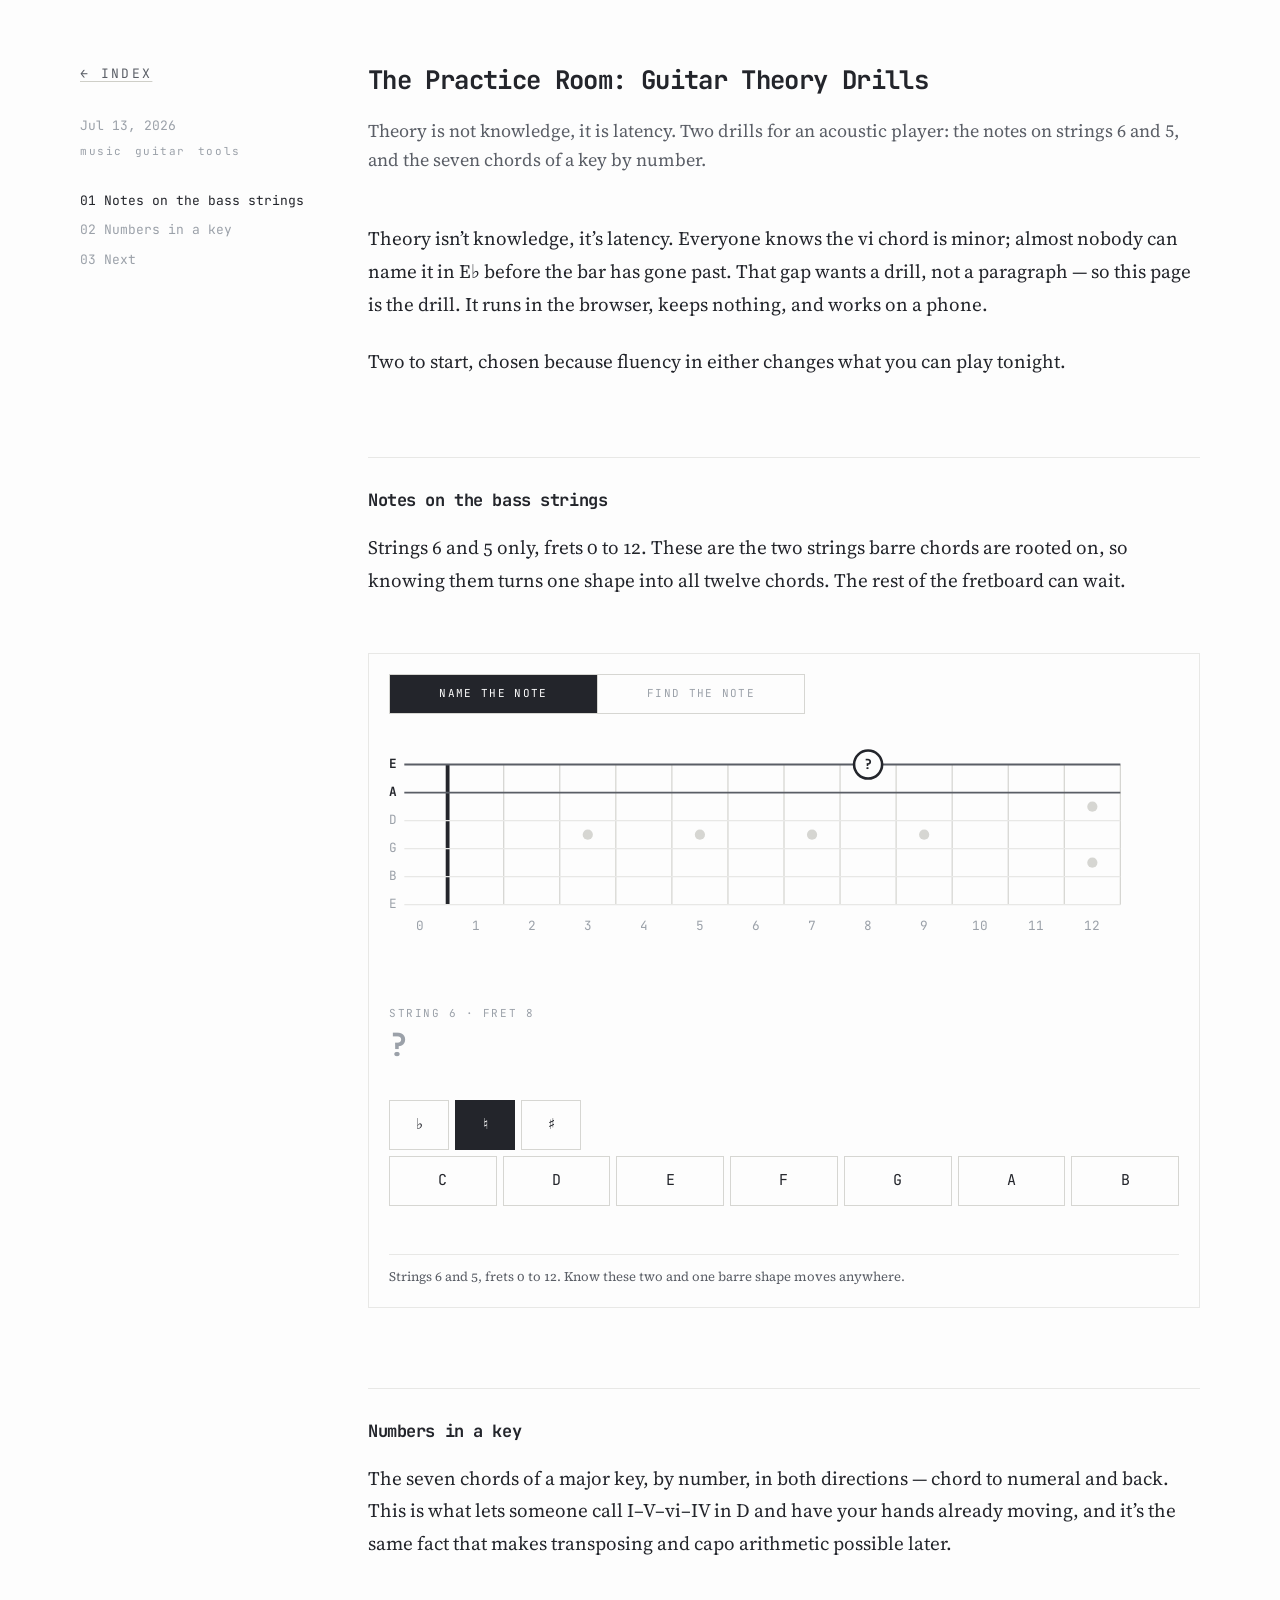
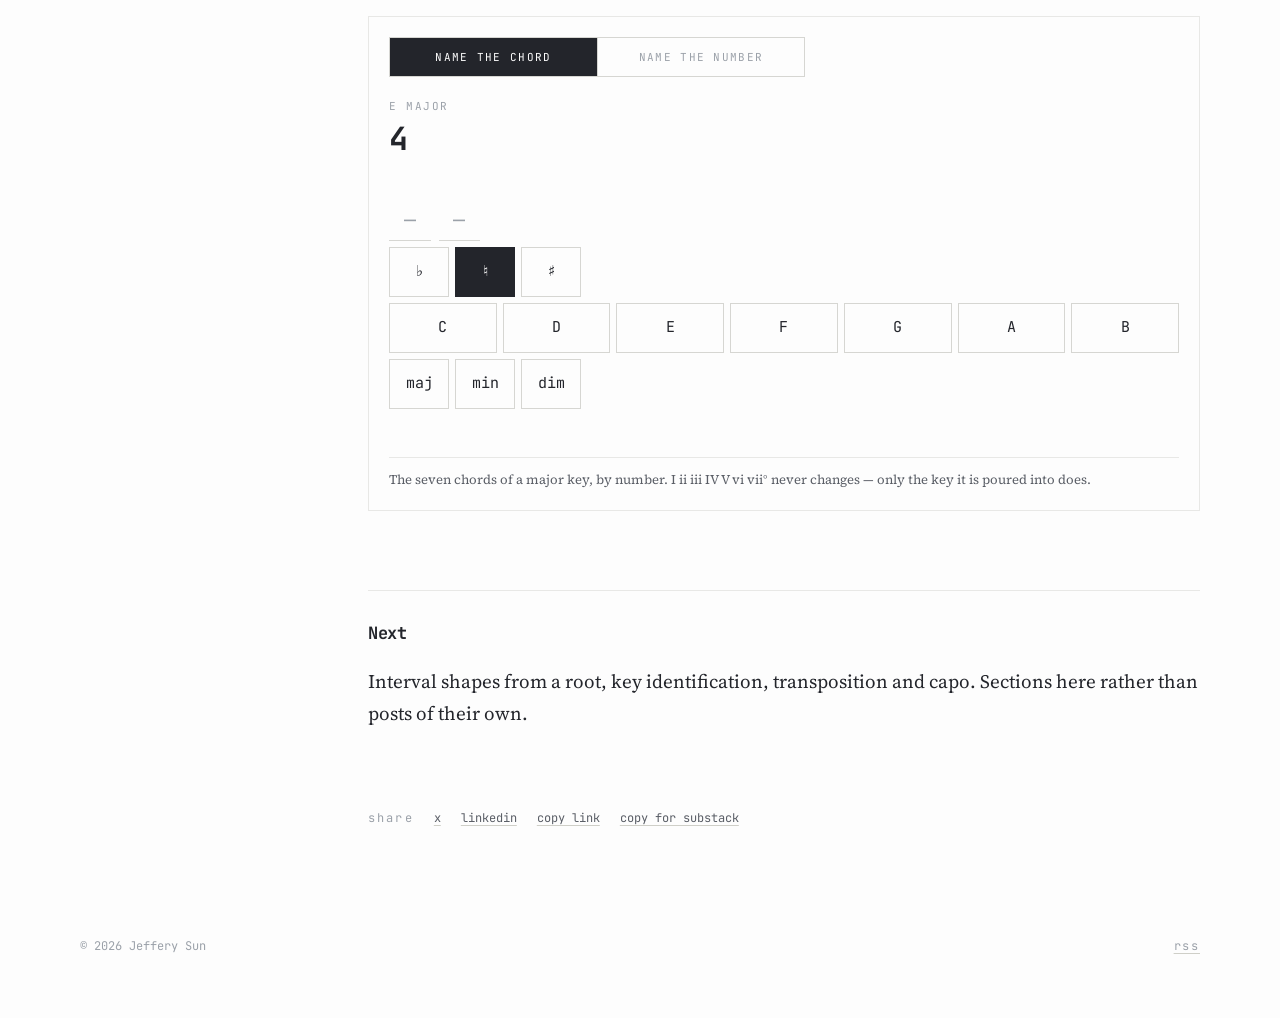
<file: posts/the-practice-room/index.html>
<!DOCTYPE html><html lang="en"><head><meta charset="utf-8"><meta name="viewport" content="width=device-width, initial-scale=1"><meta name="theme-color" content="#fafaf8"><meta name="generator" content="Astro v7.0.9"><title>The Practice Room: Guitar Theory Drills — 0xjeffery</title><meta name="description" content="Theory is not knowledge, it is latency. Two drills for an acoustic player: the notes on strings 6 and 5, and the seven chords of a key by number."><link rel="canonical" href="https://0xjeffery.com/posts/the-practice-room/"><link rel="icon" href="/logo.png" type="image/png"><link rel="sitemap" href="/sitemap-index.xml"><link rel="alternate" type="application/rss+xml" title="0xjeffery — Writing on markets, AI, and tech." href="https://0xjeffery.com/rss.xml"><!-- Open Graph: what LinkedIn (and most everything else) reads. --><meta property="og:type" content="article"><meta property="og:url" content="https://0xjeffery.com/posts/the-practice-room/"><meta property="og:title" content="The Practice Room: Guitar Theory Drills"><meta property="og:description" content="Theory is not knowledge, it is latency. Two drills for an acoustic player: the notes on strings 6 and 5, and the seven chords of a key by number."><meta property="og:image" content="https://0xjeffery.com/og/the-practice-room.png"><meta property="og:image:width" content="1200"><meta property="og:image:height" content="630"><meta property="og:image:alt" content="The Practice Room: Guitar Theory Drills"><meta property="og:site_name" content="0xjeffery"><meta property="og:locale" content="en_US"><meta property="article:published_time" content="2026-07-13T00:00:00.000Z"><meta property="article:author" content="Jeffery Sun"><!-- Twitter/X card. `summary_large_image` is what renders the big preview. --><meta name="twitter:card" content="summary_large_image"><meta name="twitter:title" content="The Practice Room: Guitar Theory Drills"><meta name="twitter:description" content="Theory is not knowledge, it is latency. Two drills for an acoustic player: the notes on strings 6 and 5, and the seven chords of a key by number."><meta name="twitter:image" content="https://0xjeffery.com/og/the-practice-room.png"><meta name="twitter:image:alt" content="The Practice Room: Guitar Theory Drills"><link rel="preconnect" href="https://fonts.googleapis.com"><link rel="preconnect" href="https://fonts.gstatic.com" crossorigin><link href="https://fonts.googleapis.com/css2?family=JetBrains+Mono:wght@400;500;700&family=Source+Serif+4:ital,opsz,wght@0,8..60,400..600;1,8..60,400&display=swap" rel="stylesheet"><link rel="stylesheet" href="/_astro/BaseLayout.E9N1fY1g.css"><style>.bs-boardwrap{overscroll-behavior-x:contain;margin-top:1.25rem;overflow-x:auto}.bs-board{width:100%;min-width:34rem;height:auto;display:block}.bs-ask{margin-top:1.25rem}.bs-fretline{stroke:var(--color-line2);stroke-width:1px}.bs-nut{stroke:var(--color-ink);stroke-width:3px}.bs-string{stroke:var(--color-line);stroke-width:1px}.bs-string.is-live{stroke:var(--color-muted);stroke-width:1.5px}.bs-string.is-live.is-dim{stroke:var(--color-line);stroke-width:1px}.bs-strlab.is-live.is-dim{fill:var(--color-faint);font-weight:400}.bs-inlay{fill:var(--color-line2)}.bs-fretnum{font-family:var(--font-mono);fill:var(--color-faint);text-anchor:middle;font-size:10px}.bs-strlab{font-family:var(--font-mono);fill:var(--color-faint);text-anchor:end;dominant-baseline:middle;font-size:10px}.bs-strlab.is-live{fill:var(--color-ink);font-weight:700}.bs-hit{fill:#0000;cursor:pointer}.bs-board.is-locked .bs-hit{cursor:default}.bs-hit:hover{fill:#23252b0f}.bs-board.is-locked .bs-hit:hover{fill:#0000}.bs-mark{pointer-events:none}.bs-mark circle{fill:var(--color-ink);stroke:none}.bs-mark text{font-family:var(--font-mono);fill:var(--color-paper);text-anchor:middle;dominant-baseline:middle;font-size:11px;font-weight:700}.bs-mark.is-ask circle{fill:var(--color-paper);stroke:var(--color-ink);stroke-width:2px}.bs-mark.is-ask text{fill:var(--color-ink)}.bs-mark.is-wrong circle{fill:var(--color-paper);stroke:var(--color-negative);stroke-width:2px}.bs-mark.is-wrong text{fill:var(--color-negative)}.bs-mark.is-alt circle{fill:var(--color-paper);stroke:var(--color-ink);stroke-width:2px;stroke-dasharray:3 3}.bs-mark.is-alt text{fill:var(--color-ink)}.nk-ask{margin-top:1.25rem}.nk-slot{font-family:var(--font-mono);color:var(--color-ink);align-items:baseline;gap:.5rem;min-height:2rem;margin-top:1rem;font-size:1.25rem;font-weight:700;display:flex}.nk-slot span{border-bottom:1px solid var(--color-line2);text-align:center;min-width:2.6rem;padding-bottom:2px}.nk-slot span:empty:before{content:"—";color:var(--color-faint);font-weight:400}.nk-slot span[data-filled]{border-bottom-color:var(--color-ink)}
</style></head><body><!-- `clip`, not `hidden`: overflow-x:hidden silently turns this into a scroll container,
         which kills position:sticky on every descendant — including the pinned contents
         sidebar. `clip` contains the same overflow without that side effect. --><div class="animate-fade-up min-h-screen overflow-x-clip"><div class="mx-auto max-w-[92rem] px-5 py-14 sm:px-6 sm:py-16 lg:px-8"><main><div class="lg:grid lg:grid-cols-[14rem_minmax(0,52rem)] lg:justify-center lg:gap-16"><!-- `self-start` is what makes `sticky` actually stick: a grid item stretches to the
         row height by default, leaving it nothing to slide against. --><aside class="mb-10 font-mono text-[13px] lg:sticky lg:top-10 lg:mb-0 lg:self-start"><a href="/" class="ulink text-muted tracking-[0.18em] uppercase">← index</a><div class="text-faint mt-8"><time datetime="2026-07-13T00:00:00.000Z">Jul 13, 2026</time></div><div class="mt-2 flex flex-wrap gap-x-3"><span class="tag">music</span><span class="tag">guitar</span><span class="tag">tools</span></div><nav class="mt-8 hidden lg:block" aria-label="Contents"><ol class="space-y-3"><li class="toc-item flex gap-2 leading-snug" data-toc="notes-on-the-bass-strings"><span class="toc-num">01</span><a href="#notes-on-the-bass-strings" class="toc-link no-underline">Notes on the bass strings</a></li><li class="toc-item flex gap-2 leading-snug" data-toc="numbers-in-a-key"><span class="toc-num">02</span><a href="#numbers-in-a-key" class="toc-link no-underline">Numbers in a key</a></li><li class="toc-item flex gap-2 leading-snug" data-toc="next"><span class="toc-num">03</span><a href="#next" class="toc-link no-underline">Next</a></li></ol></nav></aside><article><header><h1 class="text-ink font-mono text-2xl leading-[1.25] font-bold tracking-tight sm:text-[1.6rem]">The Practice Room: Guitar Theory Drills</h1><p class="text-muted mt-5 font-serif text-lg leading-relaxed">Theory is not knowledge, it is latency. Two drills for an acoustic player: the notes on strings 6 and 5, and the seven chords of a key by number.</p></header><!-- `data-article-body` is the exact subtree the "copy for substack" button lifts. --><div data-article-body class="prose mt-12"><p>Theory isn’t knowledge, it’s latency. Everyone knows the vi chord is minor; almost nobody can
name it in E♭ before the bar has gone past. That gap wants a drill, not a paragraph — so this
page is the drill. It runs in the browser, keeps nothing, and works on a phone.</p>
<p>Two to start, chosen because fluency in either changes what you can play tonight.</p>
<h2 id="notes-on-the-bass-strings">Notes on the bass strings</h2>
<p>Strings 6 and 5 only, frets 0 to 12. These are the two strings barre chords are rooted on, so
knowing them turns one shape into all twelve chords. The rest of the fretboard can wait.</p>
<div class="exh pr bs" data-bass-strings><div class="pr-modes" role="tablist" aria-label="Drill"><button type="button" class="pr-mode" role="tab" data-mode="name" aria-selected="true">name the note</button><button type="button" class="pr-mode" role="tab" data-mode="find" aria-selected="false">find the note</button></div><div class="bs-boardwrap"><svg class="bs-board" viewBox="0 0 620 196" role="img" aria-hidden="true" data-board></svg></div><div class="bs-ask"><div class="pr-key-label" data-label></div><div class="pr-prompt" data-prompt aria-live="polite"></div><div class="pr-verdict" data-verdict aria-live="assertive">&nbsp;</div><!-- Naming answers on the letter keypad; finding answers on the board itself. --><div class="pr-pad" data-pad="name"><div class="pr-row pr-row-3" role="group" aria-label="Accidental"><button type="button" class="pr-btn" data-acc="-1" aria-pressed="false">♭</button><button type="button" class="pr-btn" data-acc="0" aria-pressed="true">♮</button><button type="button" class="pr-btn" data-acc="1" aria-pressed="false">♯</button></div><div class="pr-row pr-row-7" data-letters></div></div><div class="pr-foot"><button type="button" class="pr-next" data-next hidden>next →</button></div></div><p class="pr-note">Strings 6 and 5, frets 0 to 12. Know these two and one barre shape moves anywhere.</p></div><script type="module" src="/_astro/BassStrings.astro_astro_type_script_index_0_lang.aTGra8gD.js"></script>
<h2 id="numbers-in-a-key">Numbers in a key</h2>
<p>The seven chords of a major key, by number, in both directions — chord to numeral and back.
This is what lets someone call I–V–vi–IV in D and have your hands already moving, and it’s the
same fact that makes transposing and capo arithmetic possible later.</p>
<div class="exh pr nk" data-numbers-in-key><div class="pr-modes" role="tablist" aria-label="Drill"><button type="button" class="pr-mode" role="tab" data-mode="chord" aria-selected="true">name the chord</button><button type="button" class="pr-mode" role="tab" data-mode="number" aria-selected="false">name the number</button></div><div class="nk-ask"><div class="pr-key-label" data-label></div><div class="pr-prompt" data-prompt aria-live="polite"></div><div class="pr-verdict" data-verdict aria-live="assertive">&nbsp;</div><!-- Building a chord needs two decisions, so the answer assembles in a slot and submits
         itself once both halves are in. Either half may be chosen first. --><div class="pr-pad" data-pad="chord"><div class="nk-slot" data-slot aria-live="polite"></div><div class="pr-row pr-row-3" role="group" aria-label="Accidental"><button type="button" class="pr-btn" data-acc="-1" aria-pressed="false">♭</button><button type="button" class="pr-btn" data-acc="0" aria-pressed="true">♮</button><button type="button" class="pr-btn" data-acc="1" aria-pressed="false">♯</button></div><div class="pr-row pr-row-7" data-letters></div><div class="pr-row pr-row-3" role="group" aria-label="Quality" data-qualities></div></div><div class="pr-pad" data-pad="number" hidden><div class="pr-row pr-row-7" data-romans></div></div><div class="pr-foot"><button type="button" class="pr-next" data-next hidden>next →</button></div></div><p class="pr-note">The seven chords of a major key, by number. I ii iii IV V vi vii° never changes — only the key it is poured into does.</p></div><script type="module" src="/_astro/NumbersInKey.astro_astro_type_script_index_0_lang.CW1CpcSq.js"></script>
<h2 id="next">Next</h2>
<p>Interval shapes from a root, key identification, transposition and capo. Sections here rather
than posts of their own.</p></div></article></div><div class="lg:grid lg:grid-cols-[14rem_minmax(0,52rem)] lg:justify-center lg:gap-16"><div class="hidden lg:block"></div><div class="mt-20"><div class="text-faint flex flex-wrap items-center gap-x-5 gap-y-2 font-mono text-xs"><span class="tracking-[0.18em]">share</span><a href="https://x.com/intent/post?text=The%20Practice%20Room%3A%20Guitar%20Theory%20Drills&amp;url=https%3A%2F%2F0xjeffery.com%2Fposts%2Fthe-practice-room%2F" target="_blank" rel="noopener noreferrer" class="ulink text-muted">x</a><a href="https://www.linkedin.com/sharing/share-offsite/?url=https%3A%2F%2F0xjeffery.com%2Fposts%2Fthe-practice-room%2F" target="_blank" rel="noopener noreferrer" class="ulink text-muted">linkedin</a><button type="button" data-copy-link="https://0xjeffery.com/posts/the-practice-room/" class="ulink text-muted cursor-pointer">copy link</button><button type="button" data-copy-substack class="ulink text-muted cursor-pointer">copy for substack</button><span data-share-status class="text-faint opacity-0 transition-opacity" role="status" aria-live="polite"></span></div></div><script type="module">var e=document.querySelector(`[data-share-status]`),t;function n(n){e&&(e.textContent=n,e.style.opacity=`1`,clearTimeout(t),t=setTimeout(()=>e.style.opacity=`0`,2400))}document.querySelector(`[data-copy-link]`)?.addEventListener(`click`,async e=>{let t=e.currentTarget.dataset.copyLink;try{await navigator.clipboard.writeText(t),n(`link copied`)}catch{n(`copy failed — press ⌘C`)}}),document.querySelector(`[data-copy-substack]`)?.addEventListener(`click`,async()=>{let e=document.querySelector(`[data-article-body]`);if(!e)return;let t=e.cloneNode(!0);t.querySelectorAll(`a[href]`).forEach(e=>{e.setAttribute(`href`,new URL(e.getAttribute(`href`),location.href).toString())}),t.querySelectorAll(`img[src]`).forEach(e=>{e.setAttribute(`src`,new URL(e.getAttribute(`src`),location.href).toString()),e.removeAttribute(`srcset`),e.removeAttribute(`loading`)}),t.querySelectorAll(`[class]`).forEach(e=>e.removeAttribute(`class`)),t.querySelectorAll(`[id]`).forEach(e=>e.removeAttribute(`id`));let r=t.innerHTML,i=e.innerText;try{await navigator.clipboard.write([new ClipboardItem({"text/html":new Blob([r],{type:`text/html`}),"text/plain":new Blob([i],{type:`text/plain`})})]),n(`article copied — paste into Substack`)}catch{try{await navigator.clipboard.writeText(i),n(`copied as plain text (rich copy unsupported here)`)}catch{n(`copy failed — select the article and press ⌘C`)}}});</script></div></main><!-- Bounded to the width of the article grid (14 + 4 + 52 + 4 + 14 = 88rem) so the
             footer rule doesn't run wider than the content it sits under. --><footer class="text-faint mx-auto mt-28 flex max-w-[70rem] items-center justify-between font-mono text-xs"><span>© 2026 Jeffery Sun</span><a href="/rss.xml" class="ulink text-faint tracking-[0.15em]">rss</a></footer></div></div></body></html><script type="module">var e=matchMedia(`(prefers-reduced-motion: reduce)`).matches,t=document.querySelector(`[data-article-body]`);if(t&&!e){let e=t.querySelectorAll(`:scope > h2, :scope > .exh, :scope > .tblwrap`),n=new IntersectionObserver((e,t)=>{for(let n of e)n.isIntersecting&&(n.target.classList.add(`is-in`),t.unobserve(n.target))},{rootMargin:`0px 0px -12% 0px`});for(let t of e)t.getBoundingClientRect().top<window.innerHeight||(t.classList.add(`reveal`),n.observe(t))}var n=[...document.querySelectorAll(`[data-article-body] > h2[id]`)],r=[...document.querySelectorAll(`.toc-item`)];if(n.length&&r.length){let e=()=>{let e=n[0].id;for(let t of n)if(t.getBoundingClientRect().top<=120)e=t.id;else break;for(let t of r){let n=t.dataset.toc===e;t.dataset.current=String(n),t.querySelector(`.toc-link`)?.setAttribute(`aria-current`,String(n))}},t=!1;addEventListener(`scroll`,()=>{t||(t=!0,requestAnimationFrame(()=>{e(),t=!1}))},{passive:!0}),e()}</script>
</file>
<file: _astro/BaseLayout.E9N1fY1g.css>
/*! tailwindcss v4.3.2 | MIT License | https://tailwindcss.com */
@layer properties{@supports (((-webkit-hyphens:none)) and (not (margin-trim:inline))) or ((-moz-orient:inline) and (not (color:rgb(from red r g b)))){*,:before,:after,::backdrop{--tw-tracking:initial;--tw-rotate-x:initial;--tw-rotate-y:initial;--tw-rotate-z:initial;--tw-skew-x:initial;--tw-skew-y:initial;--tw-space-y-reverse:0;--tw-border-style:solid;--tw-leading:initial;--tw-font-weight:initial;--tw-duration:initial;--tw-ordinal:initial;--tw-slashed-zero:initial;--tw-numeric-figure:initial;--tw-numeric-spacing:initial;--tw-numeric-fraction:initial;--tw-shadow:0 0 #0000;--tw-shadow-color:initial;--tw-shadow-alpha:100%;--tw-inset-shadow:0 0 #0000;--tw-inset-shadow-color:initial;--tw-inset-shadow-alpha:100%;--tw-ring-color:initial;--tw-ring-shadow:0 0 #0000;--tw-inset-ring-color:initial;--tw-inset-ring-shadow:0 0 #0000;--tw-ring-inset:initial;--tw-ring-offset-width:0px;--tw-ring-offset-color:#fff;--tw-ring-offset-shadow:0 0 #0000;--tw-blur:initial;--tw-brightness:initial;--tw-contrast:initial;--tw-grayscale:initial;--tw-hue-rotate:initial;--tw-invert:initial;--tw-opacity:initial;--tw-saturate:initial;--tw-sepia:initial;--tw-drop-shadow:initial;--tw-drop-shadow-color:initial;--tw-drop-shadow-alpha:100%;--tw-drop-shadow-size:initial;--tw-ease:initial}}}@layer theme{:root,:host{--font-sans:ui-sans-serif, system-ui, sans-serif, "Apple Color Emoji", "Segoe UI Emoji", "Segoe UI Symbol", "Noto Color Emoji";--font-serif:"Source Serif 4", ui-serif, Charter, "Iowan Old Style", Georgia, serif;--font-mono:"JetBrains Mono", ui-monospace, SFMono-Regular, Menlo, monospace;--spacing:.25rem;--container-4xl:56rem;--text-xs:.75rem;--text-xs--line-height:calc(1 / .75);--text-sm:.875rem;--text-sm--line-height:calc(1.25 / .875);--text-base:1rem;--text-base--line-height:calc(1.5 / 1);--text-lg:1.125rem;--text-lg--line-height:calc(1.75 / 1.125);--text-2xl:1.5rem;--text-2xl--line-height:calc(2 / 1.5);--text-4xl:2.25rem;--text-4xl--line-height:calc(2.5 / 2.25);--text-6xl:3.75rem;--text-6xl--line-height:1;--font-weight-normal:400;--font-weight-semibold:600;--font-weight-bold:700;--tracking-tight:-.025em;--leading-snug:1.375;--leading-normal:1.5;--leading-relaxed:1.625;--ease-out:cubic-bezier(0, 0, .2, 1);--default-transition-duration:.15s;--default-transition-timing-function:cubic-bezier(.4, 0, .2, 1);--default-font-family:var(--font-sans);--default-mono-font-family:var(--font-mono);--color-accent:#23252b;--color-negative:#9c4133;--color-wash:#f4f4f2;--color-paper:#fdfdfd;--color-ink:#23252b;--color-muted:#5a5e66;--color-faint:#9ba1a9;--color-line:#e8e8e6;--color-line2:#d6d6d2;--animate-fade-up:fade-up .6s ease-out both}}@layer base{*,:after,:before,::backdrop{box-sizing:border-box;border:0 solid;margin:0;padding:0}::file-selector-button{box-sizing:border-box;border:0 solid;margin:0;padding:0}html,:host{-webkit-text-size-adjust:100%;tab-size:4;line-height:1.5;font-family:var(--default-font-family,ui-sans-serif, system-ui, sans-serif, "Apple Color Emoji", "Segoe UI Emoji", "Segoe UI Symbol", "Noto Color Emoji");font-feature-settings:var(--default-font-feature-settings,normal);font-variation-settings:var(--default-font-variation-settings,normal);-webkit-tap-highlight-color:transparent}hr{height:0;color:inherit;border-top-width:1px}abbr:where([title]){text-decoration:underline dotted}h1,h2,h3,h4,h5,h6{font-size:inherit;font-weight:inherit}a{color:inherit;-webkit-text-decoration:inherit;-webkit-text-decoration:inherit;-webkit-text-decoration:inherit;text-decoration:inherit}b,strong{font-weight:bolder}code,kbd,samp,pre{font-family:var(--default-mono-font-family,ui-monospace, SFMono-Regular, Menlo, Monaco, Consolas, "Liberation Mono", "Courier New", monospace);font-feature-settings:var(--default-mono-font-feature-settings,normal);font-variation-settings:var(--default-mono-font-variation-settings,normal);font-size:1em}small{font-size:80%}sub,sup{vertical-align:baseline;font-size:75%;line-height:0;position:relative}sub{bottom:-.25em}sup{top:-.5em}table{text-indent:0;border-color:inherit;border-collapse:collapse}:-moz-focusring{outline:auto}progress{vertical-align:baseline}summary{display:list-item}ol,ul,menu{list-style:none}img,svg,video,canvas,audio,iframe,embed,object{vertical-align:middle;display:block}img,video{max-width:100%;height:auto}button,input,select,optgroup,textarea{font:inherit;font-feature-settings:inherit;font-variation-settings:inherit;letter-spacing:inherit;color:inherit;opacity:1;background-color:#0000;border-radius:0}::file-selector-button{font:inherit;font-feature-settings:inherit;font-variation-settings:inherit;letter-spacing:inherit;color:inherit;opacity:1;background-color:#0000;border-radius:0}:where(select:is([multiple],[size])) optgroup{font-weight:bolder}:where(select:is([multiple],[size])) optgroup option{padding-inline-start:20px}::file-selector-button{margin-inline-end:4px}::placeholder{opacity:1}@supports (not ((-webkit-appearance:-apple-pay-button))) or (contain-intrinsic-size:1px){::placeholder{color:currentColor}@supports (color:color-mix(in lab, red, red)){::placeholder{color:color-mix(in oklab, currentcolor 50%, transparent)}}}textarea{resize:vertical}::-webkit-search-decoration{-webkit-appearance:none}::-webkit-date-and-time-value{min-height:1lh;text-align:inherit}::-webkit-datetime-edit{display:inline-flex}::-webkit-datetime-edit-fields-wrapper{padding:0}::-webkit-datetime-edit{padding-block:0}::-webkit-datetime-edit-year-field{padding-block:0}::-webkit-datetime-edit-month-field{padding-block:0}::-webkit-datetime-edit-day-field{padding-block:0}::-webkit-datetime-edit-hour-field{padding-block:0}::-webkit-datetime-edit-minute-field{padding-block:0}::-webkit-datetime-edit-second-field{padding-block:0}::-webkit-datetime-edit-millisecond-field{padding-block:0}::-webkit-datetime-edit-meridiem-field{padding-block:0}::-webkit-calendar-picker-indicator{line-height:1}:-moz-ui-invalid{box-shadow:none}button,input:where([type=button],[type=reset],[type=submit]){appearance:button}::file-selector-button{appearance:button}::-webkit-inner-spin-button{height:auto}::-webkit-outer-spin-button{height:auto}[hidden]:where(:not([hidden=until-found])){display:none!important}html{scroll-behavior:smooth}body{background-color:var(--color-paper);font-family:var(--font-mono);color:var(--color-ink);-webkit-font-smoothing:antialiased;-moz-osx-font-smoothing:grayscale}::selection{color:#fdfdfd;background:#23252bd9}}@layer components{.prose .exh{margin-block:calc(var(--spacing) * 14);clear:both;width:100%}.prose .exh svg{width:100%;height:auto;display:block}.prose .exh-title{margin-bottom:calc(var(--spacing) * 4);font-family:var(--font-serif);font-size:var(--text-sm);line-height:var(--tw-leading,var(--text-sm--line-height));--tw-leading:var(--leading-snug);line-height:var(--leading-snug);color:var(--color-muted)}.prose .exh-title .lab{margin-right:calc(var(--spacing) * 2);font-family:var(--font-mono);--tw-font-weight:var(--font-weight-bold);font-size:11px;font-weight:var(--font-weight-bold);--tw-tracking:.1em;letter-spacing:.1em;color:var(--color-accent);text-transform:uppercase}.prose .exh-note{margin-top:calc(var(--spacing) * 4);border-top-style:var(--tw-border-style);border-top-width:1px;border-color:var(--color-line);padding-top:calc(var(--spacing) * 3);font-family:var(--font-serif);--tw-leading:var(--leading-normal);font-size:13px;line-height:var(--leading-normal);color:var(--color-muted)}.prose .exh-note strong{--tw-font-weight:var(--font-weight-semibold);font-weight:var(--font-weight-semibold);color:var(--color-ink)}.prose .panel-lab{margin-top:calc(var(--spacing) * 8);margin-bottom:calc(var(--spacing) * 3);font-family:var(--font-mono);--tw-font-weight:var(--font-weight-bold);font-size:11px;font-weight:var(--font-weight-bold);--tw-tracking:.1em;letter-spacing:.1em;color:var(--color-accent);text-transform:uppercase}.prose .panel-lab em{font-family:var(--font-serif);color:var(--color-muted);text-transform:none;letter-spacing:0;font-size:13px;font-style:normal}.prose a.nref{font-family:var(--font-mono);--tw-tracking:.08em;letter-spacing:.08em;white-space:nowrap;color:var(--color-faint);text-transform:uppercase;font-size:10px;text-decoration-style:dotted}.prose .lede{--tw-leading:1.6;color:var(--color-ink);font-size:1.125rem;line-height:1.6}.prose .formula{margin-block:calc(var(--spacing) * 6);text-align:center;font-family:var(--font-serif);color:var(--color-muted);font-style:italic}.prose .small{font-family:var(--font-mono);font-size:var(--text-xs);line-height:var(--tw-leading,var(--text-xs--line-height));--tw-leading:var(--leading-relaxed);line-height:var(--leading-relaxed);color:var(--color-faint)}.prose .box{margin-block:calc(var(--spacing) * 8);border-left-style:var(--tw-border-style);border-left-width:2px;border-color:var(--color-accent);background-color:var(--color-wash);padding-inline:calc(var(--spacing) * 6);padding-block:calc(var(--spacing) * 4)}.prose .box p{margin-block:calc(var(--spacing) * 2);font-size:15px}.prose .box p:first-child{margin-top:0}.prose .box p:last-child{margin-bottom:0}.prose .tldr{margin-block:calc(var(--spacing) * 10);border-left-style:var(--tw-border-style);border-left-width:2px;border-color:var(--color-accent);background-color:var(--color-wash);padding-inline:calc(var(--spacing) * 6);padding-block:calc(var(--spacing) * 5)}.prose .tldr-hd{margin-bottom:calc(var(--spacing) * 4);font-family:var(--font-mono);--tw-font-weight:var(--font-weight-bold);font-size:11px;font-weight:var(--font-weight-bold);--tw-tracking:.16em;letter-spacing:.16em;color:var(--color-accent);text-transform:uppercase}.prose .tldr ol{counter-reset:t;margin:0;padding:0;list-style-type:none}.prose .tldr li{margin-bottom:calc(var(--spacing) * 4);padding-left:calc(var(--spacing) * 8);--tw-leading:var(--leading-relaxed);font-size:15px;line-height:var(--leading-relaxed);counter-increment:t;position:relative}.prose .tldr li:last-child{margin-bottom:0}.prose .tldr li:before{content:counter(t);border-style:var(--tw-border-style);border-width:1px;border-color:var(--color-accent);width:19px;height:19px;font-family:var(--font-mono);--tw-font-weight:var(--font-weight-bold);font-size:10px;font-weight:var(--font-weight-bold);color:var(--color-accent);border-radius:3.40282e38px;justify-content:center;align-items:center;display:flex;position:absolute;top:3px;left:0}.prose .tldr .cl{--tw-font-weight:var(--font-weight-bold);font-weight:var(--font-weight-bold);color:var(--color-ink);display:block}.prose ol.watch{margin-block:calc(var(--spacing) * 5);counter-reset:w;padding:0;list-style-type:none}.prose ol.watch li{margin-bottom:calc(var(--spacing) * 3);padding-left:calc(var(--spacing) * 8);counter-increment:w;position:relative}.prose ol.watch li:before{content:counter(w, lower-roman) ".";font-family:var(--font-mono);font-size:var(--text-xs);line-height:var(--tw-leading,var(--text-xs--line-height));--tw-font-weight:var(--font-weight-bold);font-weight:var(--font-weight-bold);color:var(--color-accent);position:absolute;top:2px;left:0}.prose .tblwrap{overflow-x:auto}.prose .tblwrap table{min-width:640px;font-family:var(--font-serif);--tw-leading:var(--leading-normal);font-size:13.5px;line-height:var(--leading-normal)}.prose .tblwrap th{border-top-style:var(--tw-border-style);border-top-width:1.5px;border-bottom-style:var(--tw-border-style);border-bottom-width:1px;border-color:var(--color-ink);padding-block:calc(var(--spacing) * 2);padding-right:calc(var(--spacing) * 4);text-align:left;vertical-align:bottom;font-family:var(--font-mono);--tw-font-weight:var(--font-weight-bold);font-size:11px;font-weight:var(--font-weight-bold);--tw-tracking:.08em;letter-spacing:.08em;color:var(--color-ink);text-transform:uppercase}.prose .tblwrap td{border-bottom-style:var(--tw-border-style);border-bottom-width:1px;border-color:var(--color-line);padding-block:calc(var(--spacing) * 2.5);padding-right:calc(var(--spacing) * 4);vertical-align:top}.prose .tblwrap th.r,.prose .tblwrap td.r,.prose .tblwrap td.num{padding-right:calc(var(--spacing) * 6);text-align:right;white-space:nowrap;--tw-numeric-spacing:tabular-nums;font-variant-numeric:var(--tw-ordinal,) var(--tw-slashed-zero,) var(--tw-numeric-figure,) var(--tw-numeric-spacing,) var(--tw-numeric-fraction,)}.prose .tblwrap td.hd{--tw-font-weight:var(--font-weight-bold);font-weight:var(--font-weight-bold);color:var(--color-ink)}.prose .tblwrap tr:last-child td{border-bottom-style:var(--tw-border-style);border-bottom-width:1.5px;border-color:var(--color-ink)}.prose .tblwrap tr.sec td{background-color:var(--color-wash);padding-inline:calc(var(--spacing) * 2);padding-block:calc(var(--spacing) * 1.5);font-family:var(--font-mono);--tw-font-weight:var(--font-weight-bold);font-size:11px;font-weight:var(--font-weight-bold);--tw-tracking:.08em;letter-spacing:.08em;color:var(--color-accent);text-transform:uppercase}.prose .tblwrap .it{--tw-font-weight:var(--font-weight-bold);font-weight:var(--font-weight-bold);color:var(--color-ink);display:block}.prose .tblwrap .sub{margin-top:calc(var(--spacing) * .5);font-family:var(--font-mono);--tw-leading:var(--leading-snug);font-size:11px;line-height:var(--leading-snug);color:var(--color-faint);display:block}.prose .tblwrap tr.tot td{border-top-style:var(--tw-border-style);border-top-width:1px;border-bottom-style:var(--tw-border-style);border-bottom-width:1.5px;border-color:var(--color-ink);background-color:var(--color-wash)}.prose .tblwrap tr.tot .it,.prose .tblwrap tr.tot td.num{--tw-font-weight:var(--font-weight-bold);font-weight:var(--font-weight-bold);color:var(--color-accent)}.prose .tblwrap tr.memo td{border-bottom-style:var(--tw-border-style);padding-top:calc(var(--spacing) * 4);border-bottom-width:0}.prose .tblwrap tr.memo .it{--tw-font-weight:var(--font-weight-normal);font-weight:var(--font-weight-normal);font-style:italic}.prose .anote{margin-bottom:calc(var(--spacing) * 7);border-left-style:var(--tw-border-style);border-left-width:2px;border-color:var(--color-line);padding-left:calc(var(--spacing) * 5)}.prose .anote:target{border-color:var(--color-accent)}.prose .an-hd{margin-bottom:calc(var(--spacing) * 3);font-family:var(--font-serif);font-size:var(--text-sm);line-height:var(--tw-leading,var(--text-sm--line-height));--tw-leading:var(--leading-snug);line-height:var(--leading-snug);color:var(--color-muted)}.prose .an-lab{margin-right:calc(var(--spacing) * 2);font-family:var(--font-mono);--tw-font-weight:var(--font-weight-bold);font-size:11px;font-weight:var(--font-weight-bold);--tw-tracking:.08em;letter-spacing:.08em;color:var(--color-accent);text-transform:uppercase}.prose .anote dl{column-gap:calc(var(--spacing) * 5);row-gap:calc(var(--spacing) * 2);--tw-leading:var(--leading-normal);font-size:13.5px;line-height:var(--leading-normal);color:var(--color-muted);grid-template-columns:8rem 1fr;margin:0;display:grid}.prose .anote dt{padding-top:calc(var(--spacing) * .5);font-family:var(--font-mono);--tw-font-weight:var(--font-weight-bold);font-size:10px;font-weight:var(--font-weight-bold);--tw-tracking:.05em;letter-spacing:.05em;color:var(--color-faint);text-transform:uppercase}.prose .anote dd{margin:0}.prose .anote strong{--tw-font-weight:var(--font-weight-normal);font-weight:var(--font-weight-normal);color:var(--color-ink)}.prose .gloss-grid{margin-top:calc(var(--spacing) * 5);--tw-leading:var(--leading-normal);font-size:13.5px;line-height:var(--leading-normal);columns:2;column-gap:2.5rem}.prose .gloss-grid p{margin-top:0;margin-bottom:calc(var(--spacing) * 3);break-inside:avoid}.prose .gloss-grid b{font-family:var(--font-mono);--tw-font-weight:var(--font-weight-bold);font-size:12px;font-weight:var(--font-weight-bold);color:var(--color-ink)}.prose .gloss-grid span{color:var(--color-muted)}@media (width<=640px){.prose .gloss-grid{columns:1}.prose .anote dl{grid-template-columns:1fr;row-gap:.125rem}.prose .anote dd{margin-bottom:calc(var(--spacing) * 2)}}.prose .exh svg .e1-panel{fill:none;stroke:#d6d6d2;stroke-width:1px}.prose .exh svg .e1-cap{fill:#f4f4f2}.prose .exh svg .e1-hd{fill:#23252b;letter-spacing:.04em;font-size:12.5px;font-weight:700}.prose .exh svg .e1-sub{fill:#9ba1a9;letter-spacing:.11em;text-transform:uppercase;font-size:9.5px}.prose .exh svg .e1-row{fill:#23252b;font-size:11.5px}.prose .exh svg .e1-val{fill:#23252b;text-anchor:end;font-size:11.5px}.prose .exh svg .e1-key{fill:#23252b;font-size:12.5px;font-weight:700}.prose .exh svg .e1-keyv{fill:#23252b;text-anchor:end;font-size:12.5px;font-weight:700}.prose .exh svg .e1-red{fill:#9c4133;font-size:12.5px;font-weight:700}.prose .exh svg .e1-redv{fill:#9c4133;text-anchor:end;font-size:12.5px;font-weight:700}.prose .exh svg .e1-fine{fill:#9ba1a9;font-size:9.5px}.prose .exh svg .e1-rule{stroke:#e8e8e6;stroke-width:1px}.prose .exh svg .e1-flow{stroke:#23252b;stroke-width:1.6px;fill:none;marker-end:url(#e1arrow)}.prose .exh svg .e2b-grid{stroke:#ededeb;stroke-width:.6px}.prose .exh svg .e2b-ax{stroke:#9ba1a9;stroke-width:.7px}.prose .exh svg .e2b-tick{fill:#9ba1a9;font-size:9.5px}.prose .exh svg .e2b-yr{fill:#9ba1a9;text-anchor:middle;font-size:8.5px}.prose .exh svg .e2b-cum{fill:none;stroke:#9c4133;stroke-width:1.4px}.prose .exh svg .e2b-note{fill:#9c4133;font-size:10.5px}.prose .exh svg .e2-ax{stroke:#9ba1a9;stroke-width:.7px}.prose .exh svg .e2-grid{stroke:#ededeb;stroke-width:.6px}.prose .exh svg .e2-conn{stroke:#9ba1a9;stroke-width:.8px;stroke-dasharray:2.5 2.5}.prose .exh svg .e2-tick{fill:#9ba1a9;text-anchor:end;font-size:9.5px}.prose .exh svg .e2-val{fill:#23252b;text-anchor:middle;font-size:11px;font-weight:700}.prose .exh svg .e2-lab{fill:#23252b;text-anchor:middle;font-size:9.5px}.prose .exh svg .e2-labb{fill:#23252b;text-anchor:middle;font-size:9.5px;font-weight:700}.prose .exh svg .e2-mar{fill:#9ba1a9;text-anchor:middle;font-size:9px}.prose .exh svg .e2-in{fill:#fdfdfd;text-anchor:middle;font-size:12px;font-weight:700}.prose .exh svg .e2-in2{fill:#c9c9c2;text-anchor:middle;font-size:8.5px}.prose .exh svg .e2-note{fill:#9ba1a9;font-size:10px}.prose .exh svg .e3-grid{stroke:#ededeb;stroke-width:.6px}.prose .exh svg .e3-ax{stroke:#9ba1a9;stroke-width:.7px}.prose .exh svg .e3-tick{fill:#9ba1a9;font-size:9.5px}.prose .exh svg .e3-cap{fill:none;stroke:#23252b;stroke-width:2px}.prose .exh svg .e3-dna{fill:none;stroke:#94948c;stroke-width:2px}.prose .exh svg .e3-lab{fill:#23252b;font-size:11px}.prose .exh svg .e3-red{fill:#9c4133;font-size:11px}.prose .exh svg .e5-grid{stroke:#ededeb;stroke-width:.6px}.prose .exh svg .e5-ax{stroke:#9ba1a9;stroke-width:.7px}.prose .exh svg .e5-tick{fill:#9ba1a9;text-anchor:end;font-size:9.5px}.prose .exh svg .e5-val{fill:#23252b;text-anchor:middle;font-size:11.5px;font-weight:700}.prose .exh svg .e5-lab{fill:#23252b;text-anchor:middle;font-size:10px}.prose .exh svg .e5-sub{fill:#9ba1a9;text-anchor:middle;font-size:9px}.prose .exh svg .e5-op{fill:#9ba1a9;text-anchor:middle;font-size:16px}.prose .exh svg .e6-grid{stroke:#ededeb;stroke-width:.6px}.prose .exh svg .e6-tick{fill:#9ba1a9;text-anchor:end;font-size:9.5px}.prose .exh svg .e6-val{text-anchor:middle;font-size:13px;font-weight:700}.prose .exh svg .e6-lab{fill:#23252b;text-anchor:middle;font-size:10.5px}.prose .exh svg .e6-sub{fill:#9ba1a9;text-anchor:middle;font-size:9.5px}.prose .exh svg .e7-grid{stroke:#ededeb;stroke-width:.6px}.prose .exh svg .e7-tick{fill:#9ba1a9;text-anchor:end;font-size:9.5px}.prose .exh svg .e7-val{text-anchor:middle;font-size:11.5px;font-weight:700}.prose .exh svg .e7-lab{fill:#23252b;text-anchor:middle;font-size:11px}.prose .exh svg .e7-leg{fill:#23252b;font-size:10.5px}.prose .exh svg .e8-grid{stroke:#ededeb;stroke-width:.6px}.prose .exh svg .e8-tick{fill:#9ba1a9;text-anchor:end;font-size:9.5px}.prose .exh svg .e8-val{text-anchor:middle;font-size:11.5px;font-weight:700}.prose .exh svg .e8-lab{fill:#23252b;text-anchor:middle;font-size:11px}.prose .exh svg .e8-sub{fill:#9ba1a9;text-anchor:middle;font-size:9.5px}.prose .exh svg .e9-grid{stroke:#ededeb;stroke-width:.6px}.prose .exh svg .e9-tick{fill:#9ba1a9;font-size:9.5px}.prose .exh svg .e9-leg{fill:#23252b;font-size:10.5px}.prose .exh svg .e9-end{font-size:10px;font-weight:700}.pr{border-style:var(--tw-border-style);border-width:1px;border-color:var(--color-line);width:100%;padding:calc(var(--spacing) * 5);font-family:var(--font-mono)}@media (width<=640px){.pr{padding:calc(var(--spacing) * 4)}}.pr-modes{border-style:var(--tw-border-style);border-width:1px;border-color:var(--color-line2);grid-template-columns:repeat(2,minmax(0,1fr));max-width:26rem;display:grid}.pr-mode{cursor:pointer;border-style:var(--tw-border-style);padding-inline:calc(var(--spacing) * 2);font-family:var(--font-mono);--tw-tracking:.12em;letter-spacing:.12em;color:var(--color-faint);text-transform:uppercase;transition-property:color,background-color,border-color,outline-color,text-decoration-color,fill,stroke,--tw-gradient-from,--tw-gradient-via,--tw-gradient-to;transition-timing-function:var(--tw-ease,var(--default-transition-timing-function));transition-duration:var(--tw-duration,var(--default-transition-duration));-webkit-tap-highlight-color:transparent;background-color:#0000;border-width:0;padding-block:.6rem;font-size:11px}.pr-mode+.pr-mode{border-left-style:var(--tw-border-style);border-left-width:1px;border-color:var(--color-line2)}.pr-mode:hover{color:var(--color-muted)}.pr-mode[aria-selected=true]{background-color:var(--color-ink);color:var(--color-paper)}.pr-key-label{margin-bottom:var(--spacing);font-family:var(--font-mono);--tw-tracking:.14em;letter-spacing:.14em;color:var(--color-faint);text-transform:uppercase;font-size:11px}.pr-prompt{--tw-font-weight:var(--font-weight-bold);font-weight:var(--font-weight-bold);color:var(--color-ink);letter-spacing:-.01em;min-height:2.4rem;font-size:clamp(1.5rem,6vw,2rem);line-height:1.2}.pr-prompt .op{--tw-font-weight:var(--font-weight-normal);font-weight:var(--font-weight-normal);color:var(--color-faint);margin-inline:.35em}.pr-prompt .qm{color:var(--color-faint)}.pr-verdict{--tw-tracking:.06em;letter-spacing:.06em;color:var(--color-faint);min-height:1.2rem;margin-top:.6rem;font-size:12px}.pr-verdict[data-state=right]{color:var(--color-ink)}.pr-verdict[data-state=wrong]{color:var(--color-negative)}.pr-pad[hidden]{display:none}.pr-row{gap:6px;margin-top:6px;display:grid}.pr-row-7{grid-template-columns:repeat(7,minmax(0,1fr))}.pr-row-3{grid-template-columns:repeat(3,minmax(0,1fr));max-width:12rem}.pr-btn{cursor:pointer;border-style:var(--tw-border-style);border-width:1px;border-color:var(--color-line2);background-color:var(--color-paper);font-family:var(--font-mono);color:var(--color-ink);font-variant-numeric:tabular-nums;-webkit-tap-highlight-color:transparent;touch-action:manipulation;padding-block:.7rem;font-size:15px;transition:background .12s,border-color .12s,color .12s}.pr-btn:hover{border-color:var(--color-ink)}.pr-btn:active{background-color:var(--color-ink);color:var(--color-paper)}.pr-btn[aria-pressed=true],.pr-btn.is-right{border-color:var(--color-ink);background-color:var(--color-ink);color:var(--color-paper)}.pr-btn.is-wrong{border-color:var(--color-negative);color:var(--color-negative)}.pr-foot{margin-top:calc(var(--spacing) * 4);min-height:1rem}.pr-next{cursor:pointer;border-style:var(--tw-border-style);font-family:var(--font-mono);--tw-tracking:.06em;letter-spacing:.06em;color:var(--color-muted);text-underline-offset:3px;background-color:#0000;border-width:0;padding:0;font-size:11px;text-decoration:underline #cfcfc8}.pr-next:hover{color:var(--color-ink)}.pr-next[hidden]{display:none}.pr-note{margin-top:calc(var(--spacing) * 4);border-top-style:var(--tw-border-style);border-top-width:1px;border-color:var(--color-line);padding-top:calc(var(--spacing) * 3);font-family:var(--font-serif);--tw-leading:var(--leading-normal);font-size:13px;line-height:var(--leading-normal);color:var(--color-muted)}@media (prefers-reduced-motion:reduce){.pr-btn,.pr-mode{transition:none}}.prose{font-family:var(--font-serif);--tw-leading:1.72;color:var(--color-ink);font-variant-numeric:oldstyle-nums proportional-nums;text-wrap:pretty;font-size:1.1875rem;line-height:1.72}.prose>*+*{margin-top:calc(var(--spacing) * 6)}.prose h2{margin-top:calc(var(--spacing) * 20);border-top-style:var(--tw-border-style);border-top-width:1px;border-color:var(--color-line);padding-top:calc(var(--spacing) * 7);font-family:var(--font-mono);--tw-font-weight:var(--font-weight-bold);font-size:1.0625rem;font-weight:var(--font-weight-bold);--tw-tracking:var(--tracking-tight);letter-spacing:var(--tracking-tight);color:var(--color-ink);scroll-margin-top:2.5rem}.prose h3{margin-top:calc(var(--spacing) * 11);font-family:var(--font-mono);--tw-font-weight:var(--font-weight-bold);font-size:.9375rem;font-weight:var(--font-weight-bold);--tw-tracking:var(--tracking-tight);letter-spacing:var(--tracking-tight);color:var(--color-ink);scroll-margin-top:2.5rem}.prose h2+*,.prose h3+*{margin-top:calc(var(--spacing) * 4)}.prose a{color:var(--color-ink);transition-property:color,background-color,border-color,outline-color,text-decoration-color,fill,stroke,--tw-gradient-from,--tw-gradient-via,--tw-gradient-to;transition-timing-function:var(--tw-ease,var(--default-transition-timing-function));transition-duration:var(--tw-duration,var(--default-transition-duration));--tw-duration:.15s;text-underline-offset:3px;text-decoration:underline 1px #cfcfc8;transition-duration:.15s}.prose a:hover{color:var(--color-muted);text-decoration-color:#5a5e66}.prose strong{--tw-font-weight:var(--font-weight-semibold);font-weight:var(--font-weight-semibold);color:var(--color-ink)}.prose em{font-style:italic}.prose ul{list-style-type:disc;list-style-position:outside}:where(.prose ul>:not(:last-child)){--tw-space-y-reverse:0;margin-block-start:calc(calc(var(--spacing) * 2) * var(--tw-space-y-reverse));margin-block-end:calc(calc(var(--spacing) * 2) * calc(1 - var(--tw-space-y-reverse)))}.prose ul{padding-left:calc(var(--spacing) * 5)}.prose ol{list-style-type:decimal;list-style-position:outside}:where(.prose ol>:not(:last-child)){--tw-space-y-reverse:0;margin-block-start:calc(calc(var(--spacing) * 2) * var(--tw-space-y-reverse));margin-block-end:calc(calc(var(--spacing) * 2) * calc(1 - var(--tw-space-y-reverse)))}.prose ol{padding-left:calc(var(--spacing) * 5)}.prose li::marker{font-family:var(--font-mono);font-size:var(--text-sm);line-height:var(--tw-leading,var(--text-sm--line-height));color:var(--color-faint)}.prose blockquote{border-left-style:var(--tw-border-style);border-left-width:2px;border-color:var(--color-line2);padding-block:var(--spacing);padding-left:calc(var(--spacing) * 5);color:var(--color-muted);font-style:italic}.prose hr{margin-block:calc(var(--spacing) * 12);border-top-style:var(--tw-border-style);border-top-width:1px;border-color:var(--color-line)}.prose img{margin-block:calc(var(--spacing) * 8);border-style:var(--tw-border-style);border-width:1px;border-color:var(--color-line);max-width:100%}.prose figcaption{margin-top:calc(var(--spacing) * 2);font-family:var(--font-mono);font-size:var(--text-xs);line-height:var(--tw-leading,var(--text-xs--line-height));color:var(--color-faint)}.prose code:not(pre code){background-color:#23252b0a;border-radius:2px}@supports (color:color-mix(in lab, red, red)){.prose code:not(pre code){background-color:color-mix(in oklab, var(--color-ink) 4%, transparent)}}.prose code:not(pre code){padding-inline:var(--spacing);padding-block:calc(var(--spacing) * .5);font-family:var(--font-mono);color:var(--color-ink);font-size:.8125rem}.prose pre{padding:calc(var(--spacing) * 5);font-family:var(--font-mono);--tw-leading:var(--leading-relaxed);font-size:.8125rem;line-height:var(--leading-relaxed);overflow-x:auto;background-color:#23252b09!important}.prose pre code{background-color:#0000;padding:0}.prose table{border-collapse:collapse;width:100%;font-family:var(--font-mono);font-size:.8125rem}.prose th,.prose td{border-bottom-style:var(--tw-border-style);border-bottom-width:1px;border-color:var(--color-line);padding-block:calc(var(--spacing) * 2);padding-right:calc(var(--spacing) * 6);text-align:left}.prose th{--tw-tracking:.1em;letter-spacing:.1em;color:var(--color-faint);text-transform:uppercase;font-size:11px}.prose .footnotes{margin-top:calc(var(--spacing) * 12);border-top-style:var(--tw-border-style);border-top-width:1px;border-color:var(--color-line);padding-top:calc(var(--spacing) * 6);font-size:var(--text-sm);line-height:var(--tw-leading,var(--text-sm--line-height));color:var(--color-muted)}.sidenote{border-left-style:var(--tw-border-style);border-left-width:2px;border-color:var(--color-line2);padding-block:var(--spacing);padding-left:calc(var(--spacing) * 4);font-family:var(--font-mono);--tw-leading:var(--leading-relaxed);font-size:.75rem;line-height:var(--leading-relaxed);color:var(--color-muted);margin-block:calc(var(--spacing) * 4);display:block}@media (width>=64rem){.sidenote{float:right;clear:right;margin-bottom:calc(var(--spacing) * 3);margin-left:calc(var(--spacing) * 8);border-left-style:var(--tw-border-style);border-left-width:2px;border-color:var(--color-line2);width:13rem;padding-block:calc(var(--spacing) * .5);padding-left:calc(var(--spacing) * 4);margin-top:.375rem}}.reveal{opacity:0;will-change:opacity, transform;transition:opacity .5s ease-out,transform .5s ease-out;transform:translateY(10px)}.reveal.is-in{opacity:1;transform:none}.toc-link{color:var(--color-faint);transition-property:color,background-color,border-color,outline-color,text-decoration-color,fill,stroke,--tw-gradient-from,--tw-gradient-via,--tw-gradient-to;transition-timing-function:var(--tw-ease,var(--default-transition-timing-function));transition-duration:var(--tw-duration,var(--default-transition-duration));--tw-duration:.2s;transition-duration:.2s}.toc-link:hover{color:var(--color-muted)}.toc-link[aria-current=true]{color:var(--color-ink)}.toc-num{color:var(--color-faint);--tw-numeric-spacing:tabular-nums;font-variant-numeric:var(--tw-ordinal,) var(--tw-slashed-zero,) var(--tw-numeric-figure,) var(--tw-numeric-spacing,) var(--tw-numeric-fraction,);transition-property:color,background-color,border-color,outline-color,text-decoration-color,fill,stroke,--tw-gradient-from,--tw-gradient-via,--tw-gradient-to;transition-timing-function:var(--tw-ease,var(--default-transition-timing-function));transition-duration:var(--tw-duration,var(--default-transition-duration));--tw-duration:.2s;transition-duration:.2s}.toc-item[data-current=true] .toc-num{color:var(--color-ink)}@media (prefers-reduced-motion:reduce){.reveal{opacity:1;transition:none;transform:none}html{scroll-behavior:auto}}}@layer utilities{.visible{visibility:visible}.absolute{position:absolute}.relative{position:relative}.static{position:static}.sticky{position:sticky}.top-10{top:calc(var(--spacing) * 10)}.container{width:100%}@media (width>=40rem){.container{max-width:40rem}}@media (width>=48rem){.container{max-width:48rem}}@media (width>=64rem){.container{max-width:64rem}}@media (width>=80rem){.container{max-width:80rem}}@media (width>=96rem){.container{max-width:96rem}}.mx-auto{margin-inline:auto}.mt-1{margin-top:var(--spacing)}.mt-2{margin-top:calc(var(--spacing) * 2)}.mt-3{margin-top:calc(var(--spacing) * 3)}.mt-4{margin-top:calc(var(--spacing) * 4)}.mt-5{margin-top:calc(var(--spacing) * 5)}.mt-8{margin-top:calc(var(--spacing) * 8)}.mt-10{margin-top:calc(var(--spacing) * 10)}.mt-12{margin-top:calc(var(--spacing) * 12)}.mt-14{margin-top:calc(var(--spacing) * 14)}.mt-16{margin-top:calc(var(--spacing) * 16)}.mt-20{margin-top:calc(var(--spacing) * 20)}.mt-28{margin-top:calc(var(--spacing) * 28)}.mb-3{margin-bottom:calc(var(--spacing) * 3)}.mb-10{margin-bottom:calc(var(--spacing) * 10)}.ml-1\.5{margin-left:calc(var(--spacing) * 1.5)}.tag{font-family:var(--font-mono);--tw-tracking:.14em;letter-spacing:.14em;color:var(--color-faint);text-transform:lowercase;align-items:center;font-size:11px;display:inline-flex}.block{display:block}.contents{display:contents}.flex{display:flex}.grid{display:grid}.hidden{display:none}.inline{display:inline}.inline-flex{display:inline-flex}.table{display:table}.table-cell{display:table-cell}.h-16{height:calc(var(--spacing) * 16)}.h-298{height:calc(var(--spacing) * 298)}.min-h-screen{min-height:100vh}.w-16{width:calc(var(--spacing) * 16)}.max-w-4xl{max-width:var(--container-4xl)}.max-w-\[70rem\]{max-width:70rem}.max-w-\[92rem\]{max-width:92rem}.min-w-0{min-width:0}.flex-1{flex:1}.shrink-0{flex-shrink:0}.grow{flex-grow:1}.transform{transform:var(--tw-rotate-x,) var(--tw-rotate-y,) var(--tw-rotate-z,) var(--tw-skew-x,) var(--tw-skew-y,)}.animate-fade-up{animation:var(--animate-fade-up)}.cursor-pointer{cursor:pointer}.resize{resize:both}.flex-wrap{flex-wrap:wrap}.items-baseline{align-items:baseline}.items-center{align-items:center}.items-start{align-items:flex-start}.justify-between{justify-content:space-between}.gap-2{gap:calc(var(--spacing) * 2)}.gap-4{gap:calc(var(--spacing) * 4)}:where(.space-y-3>:not(:last-child)){--tw-space-y-reverse:0;margin-block-start:calc(calc(var(--spacing) * 3) * var(--tw-space-y-reverse));margin-block-end:calc(calc(var(--spacing) * 3) * calc(1 - var(--tw-space-y-reverse)))}:where(.space-y-4>:not(:last-child)){--tw-space-y-reverse:0;margin-block-start:calc(calc(var(--spacing) * 4) * var(--tw-space-y-reverse));margin-block-end:calc(calc(var(--spacing) * 4) * calc(1 - var(--tw-space-y-reverse)))}:where(.space-y-14>:not(:last-child)){--tw-space-y-reverse:0;margin-block-start:calc(calc(var(--spacing) * 14) * var(--tw-space-y-reverse));margin-block-end:calc(calc(var(--spacing) * 14) * calc(1 - var(--tw-space-y-reverse)))}.gap-x-3{column-gap:calc(var(--spacing) * 3)}.gap-x-5{column-gap:calc(var(--spacing) * 5)}.gap-y-2{row-gap:calc(var(--spacing) * 2)}.self-start{align-self:flex-start}.overflow-x-clip{overflow-x:clip}.overflow-x-hidden{overflow-x:hidden}.border{border-style:var(--tw-border-style);border-width:1px}.border-t{border-top-style:var(--tw-border-style);border-top-width:1px}.border-b{border-bottom-style:var(--tw-border-style);border-bottom-width:1px}.border-line{border-color:var(--color-line)}.border-line2{border-color:var(--color-line2)}.bg-paper{background-color:var(--color-paper)}.px-1\.5{padding-inline:calc(var(--spacing) * 1.5)}.px-2{padding-inline:calc(var(--spacing) * 2)}.px-4{padding-inline:calc(var(--spacing) * 4)}.px-5{padding-inline:calc(var(--spacing) * 5)}.py-0\.5{padding-block:calc(var(--spacing) * .5)}.py-2{padding-block:calc(var(--spacing) * 2)}.py-10{padding-block:calc(var(--spacing) * 10)}.py-14{padding-block:calc(var(--spacing) * 14)}.py-20{padding-block:calc(var(--spacing) * 20)}.pt-1{padding-top:var(--spacing)}.pt-4{padding-top:calc(var(--spacing) * 4)}.pt-5{padding-top:calc(var(--spacing) * 5)}.pt-\[2px\]{padding-top:2px}.pb-2{padding-bottom:calc(var(--spacing) * 2)}.pb-7{padding-bottom:calc(var(--spacing) * 7)}.font-mono{font-family:var(--font-mono)}.font-serif{font-family:var(--font-serif)}.text-2xl{font-size:var(--text-2xl);line-height:var(--tw-leading,var(--text-2xl--line-height))}.text-4xl{font-size:var(--text-4xl);line-height:var(--tw-leading,var(--text-4xl--line-height))}.text-base{font-size:var(--text-base);line-height:var(--tw-leading,var(--text-base--line-height))}.text-lg{font-size:var(--text-lg);line-height:var(--tw-leading,var(--text-lg--line-height))}.text-sm{font-size:var(--text-sm);line-height:var(--tw-leading,var(--text-sm--line-height))}.text-xs{font-size:var(--text-xs);line-height:var(--tw-leading,var(--text-xs--line-height))}.text-\[1\.0625rem\]{font-size:1.0625rem}.text-\[11px\]{font-size:11px}.text-\[12px\]{font-size:12px}.text-\[13px\]{font-size:13px}.text-\[15px\]{font-size:15px}.leading-\[1\.25\]{--tw-leading:1.25;line-height:1.25}.leading-none{--tw-leading:1;line-height:1}.leading-relaxed{--tw-leading:var(--leading-relaxed);line-height:var(--leading-relaxed)}.leading-snug{--tw-leading:var(--leading-snug);line-height:var(--leading-snug)}.font-bold{--tw-font-weight:var(--font-weight-bold);font-weight:var(--font-weight-bold)}.tracking-\[0\.12em\]{--tw-tracking:.12em;letter-spacing:.12em}.tracking-\[0\.15em\]{--tw-tracking:.15em;letter-spacing:.15em}.tracking-\[0\.18em\]{--tw-tracking:.18em;letter-spacing:.18em}.tracking-tight{--tw-tracking:var(--tracking-tight);letter-spacing:var(--tracking-tight)}.\[overflow-wrap\:anywhere\]{overflow-wrap:anywhere}.whitespace-nowrap{white-space:nowrap}.ulink{color:var(--color-ink);transition-property:color,background-color,border-color,outline-color,text-decoration-color,fill,stroke,--tw-gradient-from,--tw-gradient-via,--tw-gradient-to;transition-timing-function:var(--tw-ease,var(--default-transition-timing-function));transition-duration:var(--tw-duration,var(--default-transition-duration));--tw-duration:.15s;text-underline-offset:3px;text-decoration:underline 1px #cfcfc8;transition-duration:.15s}.ulink:hover{color:var(--color-muted);text-decoration-color:#5a5e66}.text-faint{color:var(--color-faint)}.text-ink{color:var(--color-ink)}.text-muted{color:var(--color-muted)}.capitalize{text-transform:capitalize}.lowercase{text-transform:lowercase}.uppercase{text-transform:uppercase}.italic{font-style:italic}.tabular-nums{--tw-numeric-spacing:tabular-nums;font-variant-numeric:var(--tw-ordinal,) var(--tw-slashed-zero,) var(--tw-numeric-figure,) var(--tw-numeric-spacing,) var(--tw-numeric-fraction,)}.no-underline{text-decoration-line:none}.underline{text-decoration-line:underline}.decoration-\[\#cfcfc8\]{text-decoration-color:#cfcfc8}.decoration-1{text-decoration-thickness:1px}.underline-offset-\[4px\]{text-underline-offset:4px}.opacity-0{opacity:0}.ring{--tw-ring-shadow:var(--tw-ring-inset,) 0 0 0 calc(1px + var(--tw-ring-offset-width)) var(--tw-ring-color,currentcolor);box-shadow:var(--tw-inset-shadow), var(--tw-inset-ring-shadow), var(--tw-ring-offset-shadow), var(--tw-ring-shadow), var(--tw-shadow)}.blur{--tw-blur:blur(8px);filter:var(--tw-blur,) var(--tw-brightness,) var(--tw-contrast,) var(--tw-grayscale,) var(--tw-hue-rotate,) var(--tw-invert,) var(--tw-saturate,) var(--tw-sepia,) var(--tw-drop-shadow,)}.filter{filter:var(--tw-blur,) var(--tw-brightness,) var(--tw-contrast,) var(--tw-grayscale,) var(--tw-hue-rotate,) var(--tw-invert,) var(--tw-saturate,) var(--tw-sepia,) var(--tw-drop-shadow,)}.transition{transition-property:color,background-color,border-color,outline-color,text-decoration-color,fill,stroke,--tw-gradient-from,--tw-gradient-via,--tw-gradient-to,opacity,box-shadow,transform,translate,scale,rotate,filter,backdrop-filter,display,content-visibility,overlay,pointer-events;transition-timing-function:var(--tw-ease,var(--default-transition-timing-function));transition-duration:var(--tw-duration,var(--default-transition-duration))}.transition-colors{transition-property:color,background-color,border-color,outline-color,text-decoration-color,fill,stroke,--tw-gradient-from,--tw-gradient-via,--tw-gradient-to;transition-timing-function:var(--tw-ease,var(--default-transition-timing-function));transition-duration:var(--tw-duration,var(--default-transition-duration))}.transition-opacity{transition-property:opacity;transition-timing-function:var(--tw-ease,var(--default-transition-timing-function));transition-duration:var(--tw-duration,var(--default-transition-duration))}.ease-out{--tw-ease:var(--ease-out);transition-timing-function:var(--ease-out)}.select-none{user-select:none}@media (hover:hover){.group-hover\:text-muted:is(:where(.group):hover *){color:var(--color-muted)}.group-hover\:decoration-\[\#5a5e66\]:is(:where(.group):hover *){text-decoration-color:#5a5e66}}.first\:mt-2:first-child{margin-top:calc(var(--spacing) * 2)}@media (width>=40rem){.sm\:h-24{height:calc(var(--spacing) * 24)}.sm\:w-24{width:calc(var(--spacing) * 24)}.sm\:gap-6{gap:calc(var(--spacing) * 6)}.sm\:border-x{border-inline-style:var(--tw-border-style);border-inline-width:1px}.sm\:border-line{border-color:var(--color-line)}.sm\:px-6{padding-inline:calc(var(--spacing) * 6)}.sm\:px-12{padding-inline:calc(var(--spacing) * 12)}.sm\:py-14{padding-block:calc(var(--spacing) * 14)}.sm\:py-16{padding-block:calc(var(--spacing) * 16)}.sm\:text-6xl{font-size:var(--text-6xl);line-height:var(--tw-leading,var(--text-6xl--line-height))}.sm\:text-\[1\.6rem\]{font-size:1.6rem}}@media (width>=64rem){.lg\:sticky{position:sticky}.lg\:top-10{top:calc(var(--spacing) * 10)}.lg\:mt-0{margin-top:0}.lg\:mb-0{margin-bottom:0}.lg\:block{display:block}.lg\:grid{display:grid}.lg\:grid-cols-\[14rem_minmax\(0\,52rem\)\]{grid-template-columns:14rem minmax(0,52rem)}.lg\:justify-center{justify-content:center}.lg\:gap-16{gap:calc(var(--spacing) * 16)}.lg\:self-start{align-self:flex-start}.lg\:px-8{padding-inline:calc(var(--spacing) * 8)}.lg\:text-right{text-align:right}}.\[\&_a\]\:text-ink a{color:var(--color-ink)}.\[\&_a\]\:underline a{text-decoration-line:underline}.\[\&_a\]\:underline-offset-\[3px\] a{text-underline-offset:3px}.\[\&_a\:hover\]\:text-muted a:hover{color:var(--color-muted)}.\[\&_h2\]\:mb-3 h2{margin-bottom:calc(var(--spacing) * 3)}.\[\&_h2\]\:text-2xl h2{font-size:var(--text-2xl);line-height:var(--tw-leading,var(--text-2xl--line-height))}.\[\&_h2\]\:font-bold h2{--tw-font-weight:var(--font-weight-bold);font-weight:var(--font-weight-bold)}.\[\&_h2\]\:tracking-tight h2{--tw-tracking:var(--tracking-tight);letter-spacing:var(--tracking-tight)}.\[\&_p\]\:mb-2 p{margin-bottom:calc(var(--spacing) * 2)}.\[\&_p\]\:text-sm p{font-size:var(--text-sm);line-height:var(--tw-leading,var(--text-sm--line-height))}.\[\&_p\]\:leading-relaxed p{--tw-leading:var(--leading-relaxed);line-height:var(--leading-relaxed)}.\[\&_p\]\:text-muted p{color:var(--color-muted)}}::-webkit-scrollbar{width:10px;height:10px}::-webkit-scrollbar-track{background:0 0}::-webkit-scrollbar-thumb{background:#d5d5cf;border-radius:6px}::-webkit-scrollbar-thumb:hover{background:#bcbcb4}@property --tw-tracking{syntax:"*";inherits:false}@property --tw-rotate-x{syntax:"*";inherits:false}@property --tw-rotate-y{syntax:"*";inherits:false}@property --tw-rotate-z{syntax:"*";inherits:false}@property --tw-skew-x{syntax:"*";inherits:false}@property --tw-skew-y{syntax:"*";inherits:false}@property --tw-space-y-reverse{syntax:"*";inherits:false;initial-value:0}@property --tw-border-style{syntax:"*";inherits:false;initial-value:solid}@property --tw-leading{syntax:"*";inherits:false}@property --tw-font-weight{syntax:"*";inherits:false}@property --tw-duration{syntax:"*";inherits:false}@property --tw-ordinal{syntax:"*";inherits:false}@property --tw-slashed-zero{syntax:"*";inherits:false}@property --tw-numeric-figure{syntax:"*";inherits:false}@property --tw-numeric-spacing{syntax:"*";inherits:false}@property --tw-numeric-fraction{syntax:"*";inherits:false}@property --tw-shadow{syntax:"*";inherits:false;initial-value:0 0 #0000}@property --tw-shadow-color{syntax:"*";inherits:false}@property --tw-shadow-alpha{syntax:"<percentage>";inherits:false;initial-value:100%}@property --tw-inset-shadow{syntax:"*";inherits:false;initial-value:0 0 #0000}@property --tw-inset-shadow-color{syntax:"*";inherits:false}@property --tw-inset-shadow-alpha{syntax:"<percentage>";inherits:false;initial-value:100%}@property --tw-ring-color{syntax:"*";inherits:false}@property --tw-ring-shadow{syntax:"*";inherits:false;initial-value:0 0 #0000}@property --tw-inset-ring-color{syntax:"*";inherits:false}@property --tw-inset-ring-shadow{syntax:"*";inherits:false;initial-value:0 0 #0000}@property --tw-ring-inset{syntax:"*";inherits:false}@property --tw-ring-offset-width{syntax:"<length>";inherits:false;initial-value:0}@property --tw-ring-offset-color{syntax:"*";inherits:false;initial-value:#fff}@property --tw-ring-offset-shadow{syntax:"*";inherits:false;initial-value:0 0 #0000}@property --tw-blur{syntax:"*";inherits:false}@property --tw-brightness{syntax:"*";inherits:false}@property --tw-contrast{syntax:"*";inherits:false}@property --tw-grayscale{syntax:"*";inherits:false}@property --tw-hue-rotate{syntax:"*";inherits:false}@property --tw-invert{syntax:"*";inherits:false}@property --tw-opacity{syntax:"*";inherits:false}@property --tw-saturate{syntax:"*";inherits:false}@property --tw-sepia{syntax:"*";inherits:false}@property --tw-drop-shadow{syntax:"*";inherits:false}@property --tw-drop-shadow-color{syntax:"*";inherits:false}@property --tw-drop-shadow-alpha{syntax:"<percentage>";inherits:false;initial-value:100%}@property --tw-drop-shadow-size{syntax:"*";inherits:false}@property --tw-ease{syntax:"*";inherits:false}@keyframes fade-up{0%{opacity:0;transform:translateY(8px)}to{opacity:1;transform:translateY(0)}}
</file>
